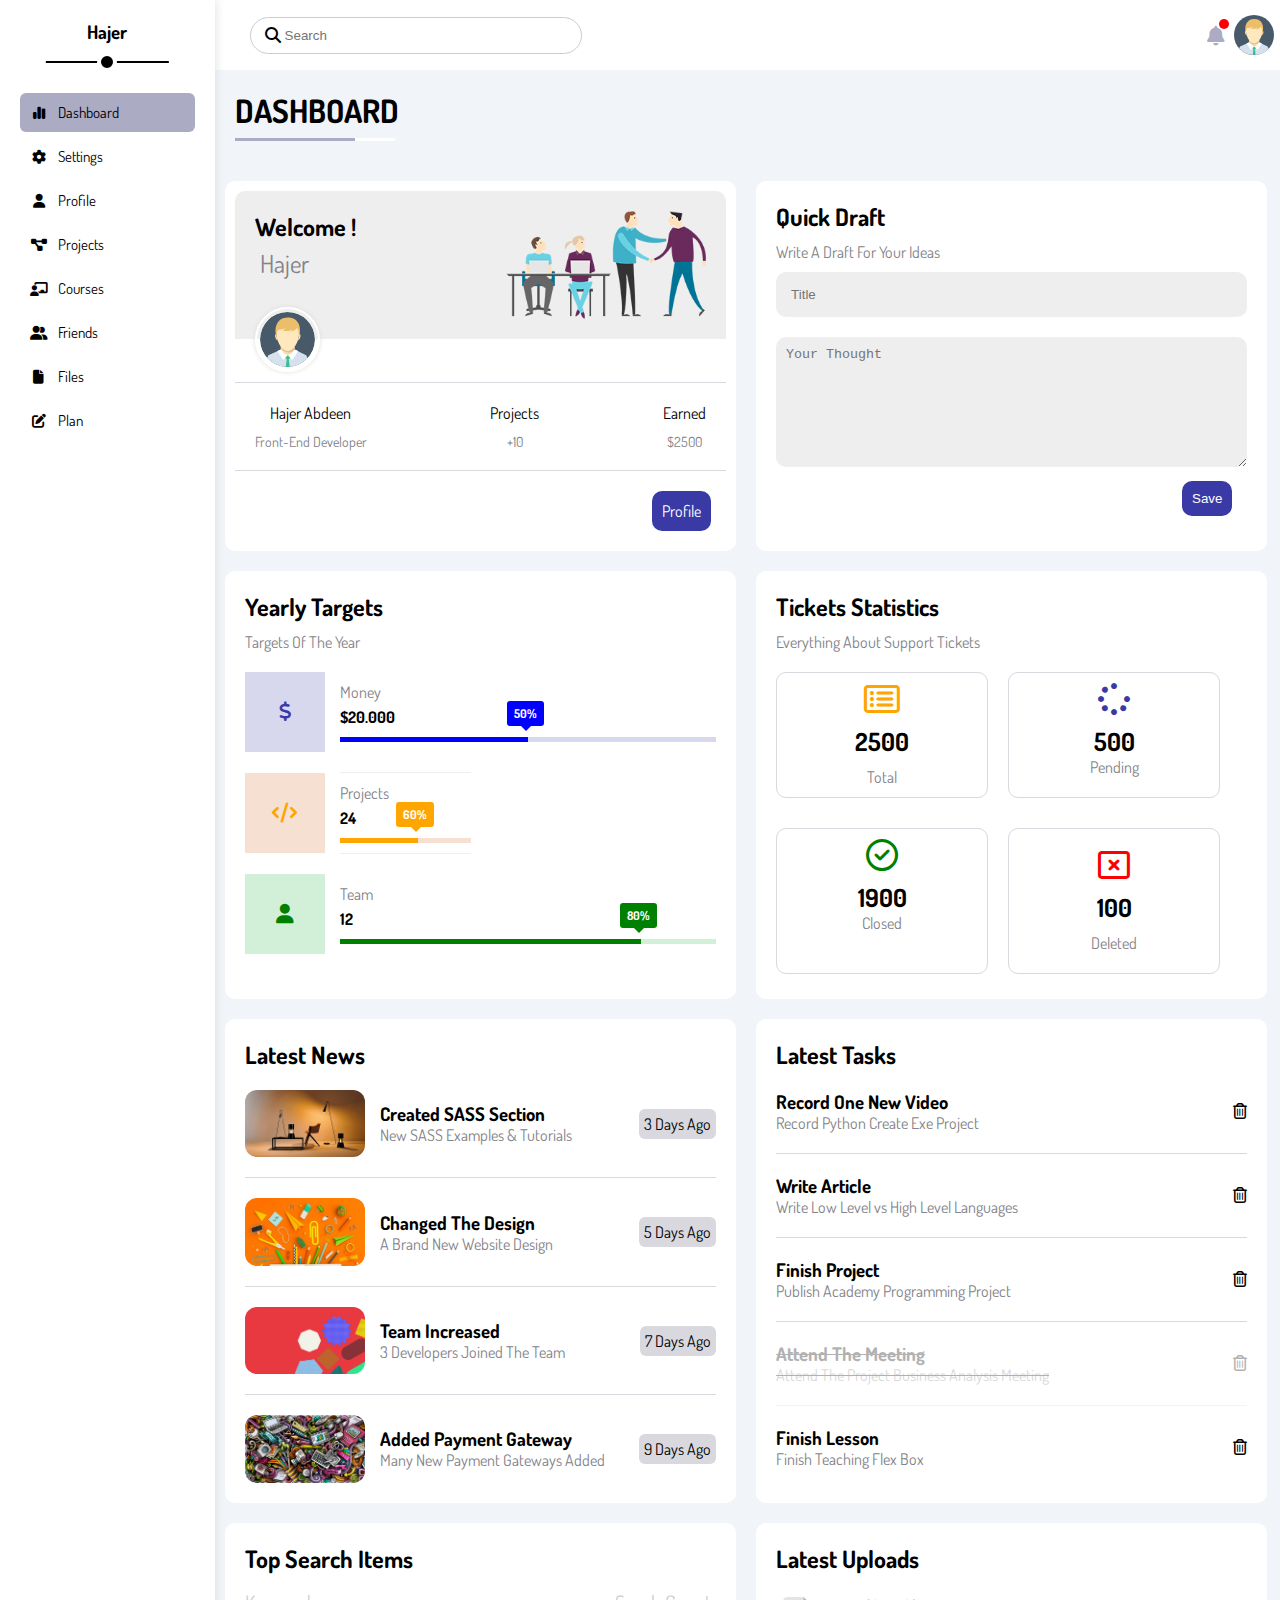
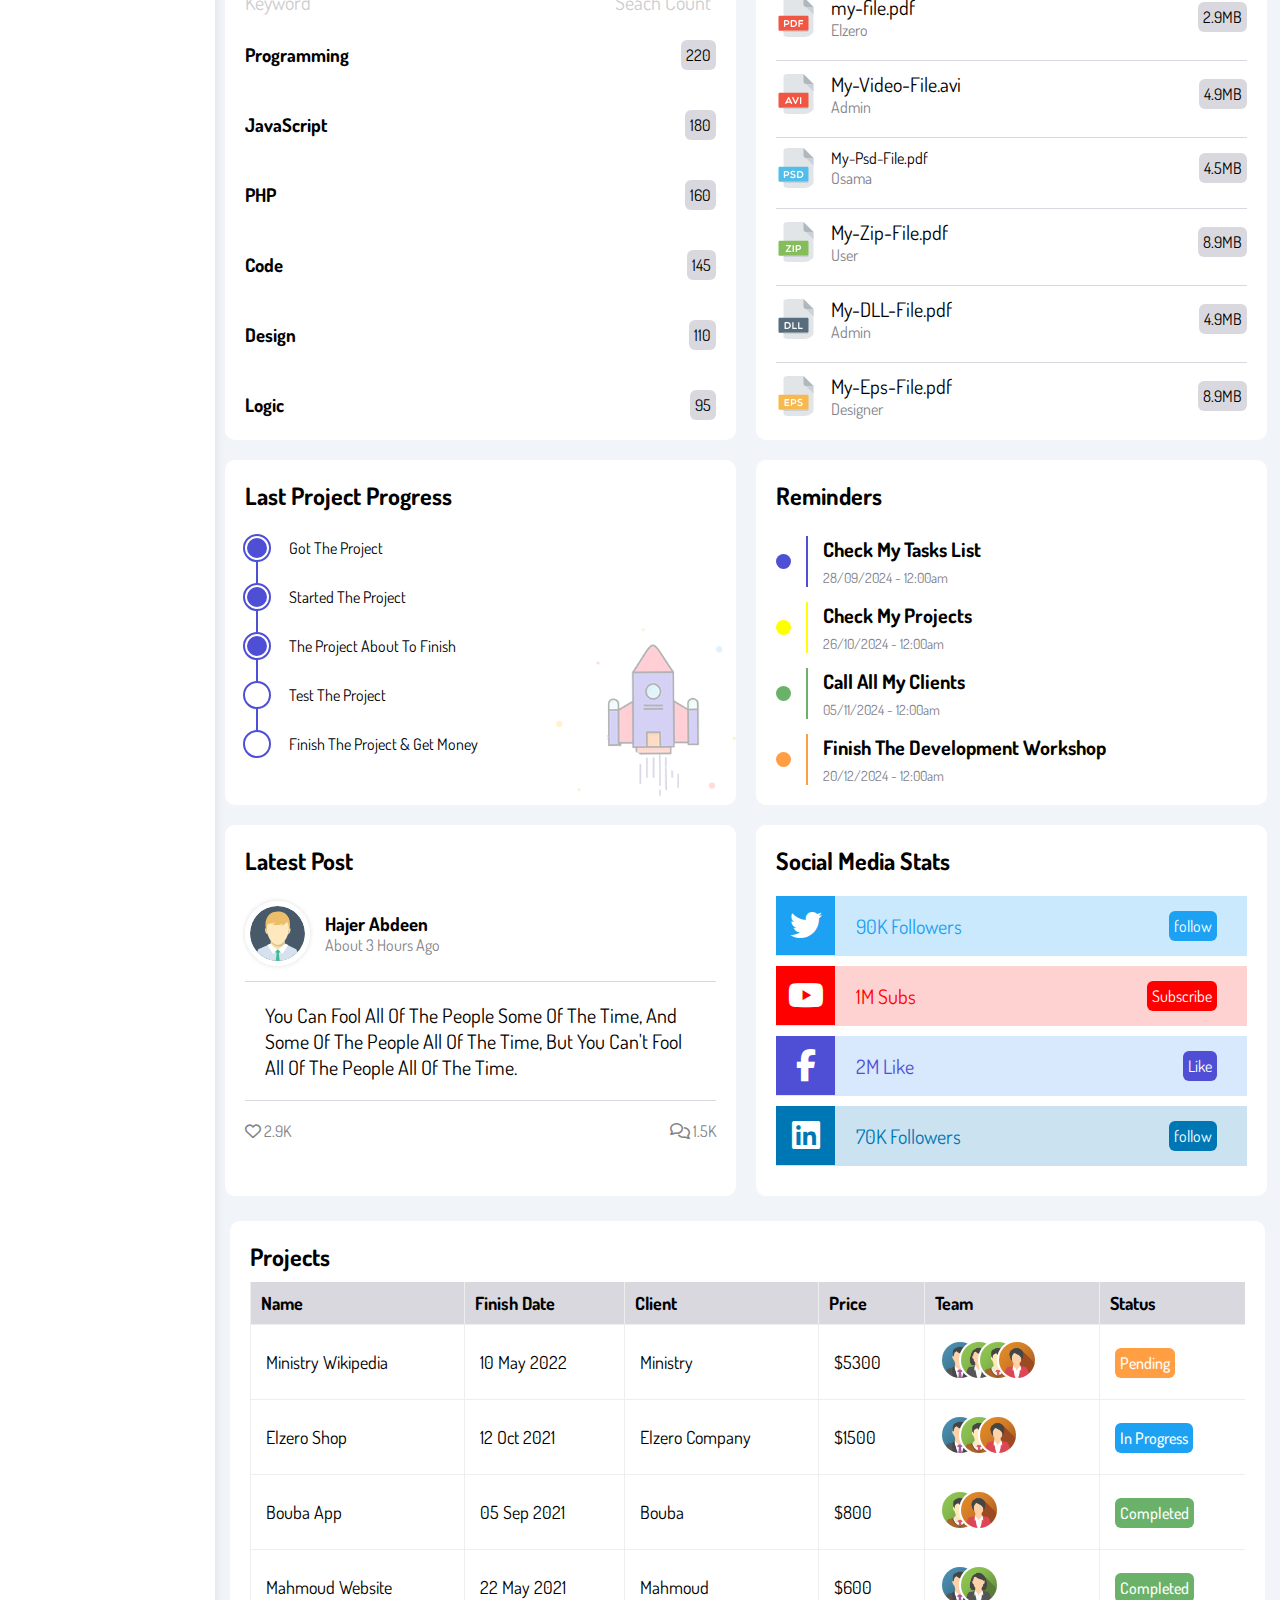
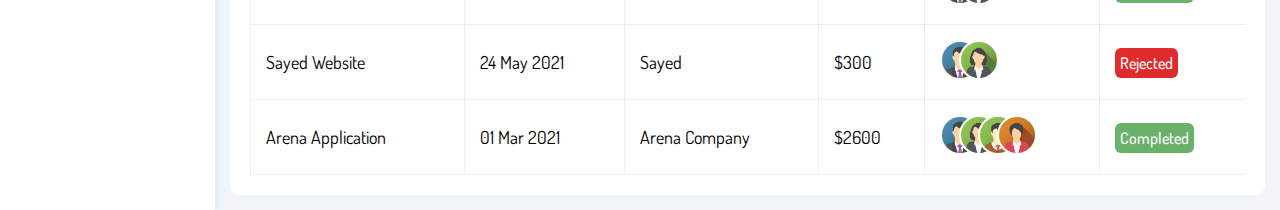
<file: index.html>
<!DOCTYPE html>
<html lang="en">
  <head>
    <meta charset="UTF-8" />
    <meta name="viewport" content="width=device-width, initial-scale=1.0" />
    <title>Dashboard</title>
    <link rel="stylesheet" href="css/all.min.css" />
    <link rel="stylesheet" href="css/framework.css" />
    <link rel="stylesheet" href="css/main.css" />
    <link rel="preconnect" href="https://fonts.googleapis.com" />
    <link rel="preconnect" href="https://fonts.gstatic.com" crossorigin />
    <link
      href="https://fonts.googleapis.com/css2?family=Dosis:wght@200..800&display=swap"
      rel="stylesheet"
    />
  </head>
  <body>
    <div class="page d-flex">
      <!-- start sidebar -->
      <div class="sidebar bg-white p-20 p-rel">
        <h3 class="p-rel txt-cen mt-0">Hajer</h3>
        <ul class="ul-sty">
          <li>
            <a
              class="active d-flex al-cen fs-14 p-10 rad-6 c-black"
              href="index.html"
            >
              <i class="fa-solid fa-chart-simple fa-fw"></i>
              <span class="hide-for-mob">Dashboard</span>
            </a>
          </li>
          <li>
            <a class="d-flex al-cen fs-14 p-10 rad-6 c-black" href="settings.html">
              <i class="fa-solid fa-gear fa-fw"></i>
              <span class="hide-for-mob">Settings</span>
            </a>
          </li>
          <li>
            <a class="d-flex al-cen fs-14 p-10 rad-6 c-black" href="Profile.html">
              <i class="fa-solid fa-user fa-fw"></i>
              <span class="hide-for-mob">Profile</span>
            </a>
          </li>
          <li>
            <a class="d-flex al-cen fs-14 p-10 rad-6 c-black" href="Projects.html">
              <i class="fa-solid fa-diagram-project fa-fw"></i>
              <span class="hide-for-mob">Projects</span>
            </a>
          </li>
          <li>
            <a class="d-flex al-cen fs-14 p-10 rad-6 c-black" href="Courses.html">
              <i class="fa-solid fa-chalkboard-user fa-fw"></i>
              <span class="hide-for-mob">Courses</span>
            </a>
          </li>
          <li>
            <a class="d-flex al-cen fs-14 p-10 rad-6 c-black" href="Friends.html">
              <i class="fa-solid fa-user-group fa-fw"></i>
              <span class="hide-for-mob">Friends</span>
            </a>
          </li>
          <li>
            <a class="d-flex al-cen fs-14 p-10 rad-6 c-black" href="Files.html">
              <i class="fa-solid fa-file fa-fw"></i>
              <span class="hide-for-mob">Files</span>
            </a>
          </li>
          <li>
            <a class="d-flex al-cen fs-14 p-10 rad-6 c-black" href="Plan.html">
              <i class="fa-solid fa-pen-to-square fa-fw"></i>
              <span class="hide-for-mob">Plan</span>
            </a>
          </li>
        </ul>
      </div>
      <!-- end sidebar -->
      <div class="content w-full ">
        <!-- start Header -->
        <div class="head bg-white p-15 fl-cen-bet">
          <div class="search p-rel">
            <input class="p-10" type="search" placeholder="Search" />
          </div>
          <div class="icons d-flex al-cen">
            <!-- <i class="fa-solid fa-magnifying-glass"></i> -->
            <span class="p-rel notification">
              <i class="fa-solid fa-bell fa-lg"></i>
            </span>
            <img src="images/avatar.svg" alt="avatar " />
          </div>
        </div>
        <!-- end Header -->
        <h1 class="p-rel">Dashboard</h1>
        <div class="wrapper d-flex">
          <!-- start welcome -->
          <div class="welcome bg-white rad-10 d-flex fdir-col p-10 m-10">
            <div class="intro p-20 d-flex  ">
              <div>
                <h2 class="m-0">Welcome !</h2>
                <p class="c-gray">Hajer</p>
              </div>
              <img src="images/welcome.png" alt="welcome image" />
            </div>
            <img src="images/avatar.svg" class="avatar" alt="avatar">
            <div class="body txt-cen d-flex fdir-r just-bet p-20 mt-10 mb-20">
              <div>Hajer Abdeen<span class="d-block mt-10 c-gray">Front-End Developer</span></div>
              <div>Projects<span class="d-block mt-10 c-gray">+10</span></div>
              <div>Earned<span class="d-block mt-10 c-gray">$2500</span></div>
            </div>
            <a href="Profile.html" class="visit btn d-block rad-10 p-10">
              Profile</a
            >
          </div>
          <!-- end welcome -->

          <!-- start Quick draft -->
           <div class="quick-draft p-20 bg-white rad-10 m-10">
            <h2 class="mt-0 mb-10">Quick Draft</h2>
            <p class="c-gray">Write A Draft For Your Ideas</p>
            <form>
              <input class="p-15 mb-20 mt-10 rad-10"type="text" placeholder="Title" />
              <textarea class="p-10 rad-10" placeholder="Your Thought"></textarea>
              <input class="btn d-block rad-10 p-10" type="submit" value="Save" />
            </form>
           </div>
           <!-- end Quick draft -->

           <!-- start target -->
            <div class="yearly-targets p-20 bg-white rad-10 m-10">
              <h2 class="mt-0 mb-10">Yearly Targets</h2>
              <p class=" mt-0 mb-20 c-gray">Targets Of The Year</p>

                <div class="target mb-20 d-flex al-cen money">
                  <div class="icon fl-cen">
                    <i class="fa-solid fa-dollar-sign fa-lg c-blue"></i>
                  </div>
                    <div class="details">
                    <span class="c-gray">Money</span>
                    <span class="d-block mt-5 mb-10 fw-bold">$20.000</span>
                      <div class="progress p-rel">
                        <span class="blue" style="width: 50%;">
                          <span class="blue fw-bold">50%</span>
                        </span>
                      </div>
                  </div>
                </div>
                <div class="target  mb-20 d-flex al-cen project ">
                  <div class="icon fl-cen">
                  <i class="fa-solid fa-code fa-lg c-orange "></i>
                </div>
                  <div class="details">
                  <span class="c-gray">Projects</span>
                  <span class="d-block mt-5 mb-10 fw-bold">24</span>
                  <div class="progress p-rel">
                    <span class="orange" style="width: 60%;">
                      <span class="orange fw-bold">60%</span>
                    </span>
                </div>
              </div>
            </div>
            <div class="target  mb-20 d-flex al-cen team">
              <div class="icon fl-cen">
              <i class="fa-solid fa-user fa-lg c-green"></i>
            </div>
              <div class="details">
              <span class="c-gray">Team</span>
              <span class="d-block mt-5 mb-10 fw-bold">12</span>
              <div class="progress p-rel">
                <span class="green" style="width:80%">
                  <span class="green fw-bold">80%</span>
                </span>
            </div>
          </div>
          </div>
        </div>
        <!-- end target -->

        <!-- start tickets -->
         <div class="tickets p-20  bg-white rad-10 m-10  ">
          <h2 class="mt-0 mb-10">Tickets Statistics</h2>
          <p class="mt-10 mb-20 c-gray">Everything About Support Tickets</p>
         <div class="txt-cen d-flex gap-20 f-wrap mb-5">
          <div class="box p-10 rad-10 c-grey  mb-10">
            <i class="fa-regular fa-rectangle-list fa-2x mb-10 c-orange"></i>
            <span class="d-block fw-bold fs-25 mb-10">2500</span>
            <span class="c-gray">Total</span>
          </div>
          <div class="box p-10 rad-10 c-grey  mb-10">
            <i class="fa-solid fa-spinner fa-2x mb-10 c-blue"></i>
            <span class="d-block fw-bold fs-25 ">500</span>
            <span class="c-gray">Pending</span>
          </div>
          <div class="box p-10 rad-10 c-grey ">
            <i class="fa-regular fa-circle-check fa-2x mb-10 c-green"></i>
            <span class="d-block fw-bold fs-25 ">1900</span>
            <span class="c-gray">Closed</span>
          </div>
          <div class="box p-20 rad-10 c-grey">
            <i class="fa-regular fa-rectangle-xmark fa-2x mb-10 c-red"></i>
            <span class="d-block fw-bold fs-25 mb-10">100</span>
            <span class="c-gray">Deleted</span>
          </div>
         </div>
        </div>
         <!-- end tickets -->

         <!-- start latest news -->
          <div class="latest-news p-20  bg-white rad-10 m-10">
          <h2 class="mt-0 mb-20">Latest News</h2>
          <div class="new-row d-flex al-cen">
            <img src="images/news-01.png" alt="news image">
            <div class="info">
            <h3>Created SASS Section</h3>
            <p class="m-0 c-gray">New SASS Examples & Tutorials</p>
          </div>
            <span class=" label bg-gray p-5 rad-6">3 Days Ago</span>
          </div>
          <div class="new-row d-flex al-cen">
            <img src="images/news-02.png" alt="news image">
            <div class="info">
            <h3>Changed The Design</h3>
            <p class="m-0 c-gray">A Brand New Website Design</p>
          </div>
          <span class="label bg-gray p-5 rad-6">5 Days Ago</span>
          </div>
          <div class="new-row d-flex al-cen">
            <img src="images/news-03.png" alt="news image">
            <div class="info">
            <h3>Team Increased</h3>
            <p class="m-0 c-gray">3 Developers Joined The Team</p>
          </div>
            <span class="label bg-gray p-5 rad-6">7 Days Ago</span>
          </div>
          <div class="new-row d-flex al-cen">
            <img src="images/news-04.png" alt="news image">
            <div class="info">
            <h3>Added Payment Gateway</h3>
            <p class="m-0 c-gray">Many New Payment Gateways Added</p>
          </div>
            <span class="label bg-gray p-5 rad-6">9 Days Ago</span>
          </div>
          </div>
          <!-- end latest news -->
          <!--Latest Tasks start  -->
          <div class="latest-tasks p-20  bg-white rad-10 m-10">
          <h2 class="mt-0 mb-20">Latest Tasks</h2>
          <div class="task-row d-flex al-cen">
            <div class="info">
            <h3>Record One New Video</h3>
            <p class="m-0 c-gray">Record Python Create Exe Project</p>
          </div>
            <span ><i class="fa-regular fa-trash-can delete"></i></span>
          </div>
          <div class="task-row d-flex al-cen">
            <div class="info">
            <h3>Write Article</h3>
            <p class="m-0 c-gray">Write Low Level vs High Level Languages</p>
          </div>
            <span ><i class="fa-regular fa-trash-can delete"></i></span>
          </div>
          <div class="task-row d-flex al-cen">
            <div class="info">
            <h3>Finish Project</h3>
            <p class="m-0 c-gray">Publish Academy Programming Project</p>
          </div>
            <span ><i class="fa-regular fa-trash-can delete"></i></span>
          </div>
          <div class="task-row d-flex al-cen done">
            <div class="info">
            <h3>Attend The Meeting</h3>
            <p class="m-0 c-gray">Attend The Project Business Analysis Meeting</p>
          </div>
            <span ><i class="fa-regular fa-trash-can delete"></i></span>
          </div>
          <div class="task-row d-flex al-cen">
            <div class="info">
            <h3>Finish Lesson</h3>
            <p class="m-0 c-gray">Finish Teaching Flex Box</p>
          </div>
            <span ><i class="fa-regular fa-trash-can delete"></i></span>
          </div>
          </div>
          <!-- end latest tasks -->
          <!-- start top search -->
           <div class="top-search p-20  bg-white rad-10 m-10">
            <h2 class="mb-10">Top Search Items</h2>
            <div class="search-row d-flex al-cen">
              <p class="m-0 c-gray fs-20">Keyword</p>
              <span class=" c-gray p-5 fs-20 ">Seach Count</span>
            </div>
            <div class="search-row d-flex al-cen">
              <h3 class="m-0 ">Programming</h3>
              <span class=" bg-gray p-5 rad-6">220</span>
            </div>
            <div class="search-row d-flex al-cen">
              <h3 class="m-0 ">JavaScript</h3>
              <span class=" bg-gray p-5 rad-6">180</span>
            </div>
            <div class="search-row d-flex al-cen">
              <h3 class="m-0">PHP</h3>
              <span class=" bg-gray p-5 rad-6">160</span>
            </div>
            <div class="search-row d-flex al-cen">
              <h3 class="m-0">Code</h3>
              <span class=" bg-gray p-5 rad-6">145</span>
            </div>
            <div class="search-row d-flex al-cen">
              <h3 class="m-0">Design</h3>
              <span class=" bg-gray p-5 rad-6">110</span>
            </div>
            <div class="search-row d-flex al-cen">
              <h3 class="m-0">Logic</h3>
              <span class=" bg-gray p-5 rad-6">95</span>
            </di>
           </div>
           <!-- end top search -->
        </div>

        <!-- latest Uploads start -->
        <div class="latest-uploads p-20  bg-white rad-10 m-10">
          <h2 class="mt-0 mb-20">Latest Uploads</h2>
          
          <div class="upload-row d-flex al-cen">
            <img src="images/pdf.svg" alt="Uploads image">
            <div class="info">
            <p class="fs-20">my-file.pdf</p>
            <p class="m-0 c-gray">Elzero</p>
          </div>
            <span class=" label bg-gray p-5 rad-6">2.9MB</span>
          </div>

          <div class="upload-row d-flex al-cen">
            <img src="images/avi.svg" alt="Uploads image">
            <div class="info">
            <p class="fs-20">My-Video-File.avi</p>
            <p class="m-0 c-gray">Admin</p>
          </div>
          <span class="label bg-gray p-5 rad-6">4.9MB</span>
          </div>

          <div class="upload-row d-flex al-cen">
            <img src="images/psd.svg" alt="Uploads image">
            <div class="info">
            <p>My-Psd-File.pdf</p>
            <p class="m-0 c-gray">Osama</p>
          </div>
            <span class="label bg-gray p-5 rad-6">4.5MB</span>
          </div>
          <div class="upload-row d-flex al-cen">
            <img src="images/zip.svg" alt="Uploads image">
            <div class="info">
            <p class="fs-20">My-Zip-File.pdf</p>
            <p class="m-0 c-gray">User</p>
          </div>
            <span class="label bg-gray p-5 rad-6">8.9MB</span>
          </div>

          <div class="upload-row d-flex al-cen">
            <img src="images/dll.svg" alt="Uploads image">
            <div class="info">
            <p class="fs-20">My-DLL-File.pdf</h3>
            <p class="m-0 c-gray">Admin</p>
          </div>
            <span class="label bg-gray p-5 rad-6">4.9MB</span>
          </div>

          <div class="upload-row d-flex al-cen">
            <img src="images/eps.svg" alt="Uploads image">
            <div class="info">
            <p class="fs-20">My-Eps-File.pdf</p>
            <p class="m-0 c-gray">Designer</p>
          </div>
            <span class="label bg-gray p-5 rad-6">8.9MB</span>
          </div>

          </div>
         <!-- end latest Uploads -->

         <!-- Last Project start -->
          <div class="Last-project p-20  bg-white rad-10 m-10 p-rel ">
            <h2 class="mt-0 mb-20">Last Project Progress</h2>
          <ul class="m-0 p-rel">
            <li class="mt-25 d-flex al-cen done ">Got The Project</li>
            <li class="mt-25 d-flex al-cen done">Started The Project</li>
            <li class="mt-25 d-flex al-cen done ">The Project About To Finish</li>
            <li class="mt-25 d-flex al-cen current ">Test The Project</li>
            <li class="mt-25 d-flex al-cen">Finish The Project & Get Money</li>
          </ul>
          <img class="project-img " src="images/project.png" alt="project image">
          </div>
          <!-- end Last Project -->
          <!-- Start Reminders -->
           <div class="reminders p-20  bg-white rad-10 m-10">
            <h2 class="mt-0 mb-25">Reminders</h2>
            <ul class="m-0" >
            <li class="d-flex al-cen mt-15">
              <span class="key bg-blue mr-15 d-block rad-half"></span>
              <div class="blue pl-15">
                <p class="fs-20 fw-bold mt-0 mb-5">Check My Tasks List</p>
                <span class="fs-14 c-gray ">28/09/2024 - 12:00am</span>
              </div>
            </li>

            <li class="d-flex al-cen mt-15">
              <span class="key bg-yellow mr-15 d-block rad-half"></span>
              <div class="yellow pl-15">
                <p class="fs-20 fw-bold mt-0 mb-5">Check My Projects</p>
                <span class="fs-14 c-gray ">26/10/2024 - 12:00am</span>
              </div>
            </li>

            <li class="d-flex al-cen mt-15">
              <span class="key bg-green mr-15 d-block rad-half"></span>
              <div class="green pl-15">
                <p class="fs-20 fw-bold mt-0 mb-5">Call All My Clients</p>
                <span class="fs-14 c-gray ">05/11/2024 - 12:00am</span>
              </div>
            </li>

            <li class="d-flex al-cen mt-15">
              <span class="key bg-orange mr-15 d-block rad-half"></span>
              <div class="orange pl-15">
                <p class="fs-20 fw-bold mt-0 mb-5">Finish The Development Workshop</p>
                <span class="fs-14 c-gray ">20/12/2024 - 12:00am</span>
              </div>
            </li>
            </ul>
           </div>
           <!-- end Reminders -->

          <!-- Latest Post start -->
           <div class="latest-post p-20  bg-white rad-10 m-10">
            <h2 class="mt-0 mb-25">Latest Post</h2>
            <div class="post-row d-flex al-cen">
              <img src="images/avatar.svg" alt="avatar image">
              <div class="info">
              <h3>Hajer Abdeen</h3>
              <p class="m-0 c-gray">About 3 Hours Ago</p>
            </div>
            </div>
            <div class="post fs-20 mt-15 p-20">
              <p>You Can Fool All Of The People Some Of The Time, And Some Of The People All Of The Time, But You Can't Fool All Of The People All Of The Time.</p>
            </div>
            <div class="status mt-20 fl-cen-bet">
              <div class="c-gray">
                <i class="fa-regular fa-heart"></i>
                <span>2.9K</span>
              </div>
              <div class="c-gray">
                <i class="fa-regular fa-comments"></i>
                <span>1.5K</span>
              </div>
            </div>
           </div>
           <!-- end Latest Post -->

           <!-- Social Media Stats start -->
            <div class="social-media-stats p-20  bg-white rad-10 m-10 p-rel">
              <h2 class="mt-0 mb-20">Social Media Stats</h2>

              <div class="social-row p-15 twt fl-cen-bet mb-10 p-rel">
                <i class="fa-brands fa-twitter fa-2x c-white  fl-cen"></i>
                <p class="fs-20">90K Followers</p>
                <a  href="#" class="mr-15 btn  p-5 rad-6 ">follow</a>
              </div>

              <div class="social-row  p-15 youtube fl-cen-bet mb-10 p-rel">
                <i class="fa-brands fa-youtube fa-2x c-white  fl-cen"></i>
                <p class="fs-20">1M Subs</p>
                <a  href="#" class=" mr-15 btn  p-5 rad-6 ">Subscribe</a>
              </div>

              <div class="social-row p-15 facebook fl-cen-bet mb-10 p-rel">
                <i class="fa-brands fa-facebook-f fa-2x c-white  fl-cen"></i>
                <p class="fs-20">2M Like</p>
                <a  href="#" class=" mr-15 btn   p-5 rad-6">Like</a>
              </div>

              <div class="social-row p-15 Lin fl-cen-bet mb-10 p-rel">
                <i class="fa-brands fa-linkedin fa-2x c-white  fl-cen"></i>
                <p class="fs-20">70K Followers</p>
                <a  href="#" class=" mr-15 btn  p-5 rad-6">follow</a>
              </div>


            </div>
            <!-- end Social Media Stats -->
        </div>
        <!-- projects table start -->
         <div class="projects-table p-20 bg-white rad-10 m-15">
          <h2 class="mt-0 mb-10">Projects</h2>
          <div class="table">
            <table class="fs-18 w-full">
              <thead>
                <tr>
                  <td class="fw-bold bg-gray p-10">Name</td>
                  <td class="fw-bold bg-gray p-10">Finish Date</td>
                  <td class="fw-bold bg-gray p-10">Client</td>
                  <td class="fw-bold bg-gray p-10">Price</td>
                  <td class="fw-bold bg-gray p-10">Team</td>
                  <td class="fw-bold bg-gray p-10">Status</td>
                </tr>
              </thead>

              <tbody>
                <tr>
                  <td class="p-15 pl-15">Ministry Wikipedia</td>
                  <td class="p-15 pl-15">10 May 2022</td>
                  <td class="p-15 pl-15">Ministry</td>
                  <td class="p-15 pl-15">$5300</td>
                  <td class=" teams p-15 pl-15">
                    <img src="images/team-01.png" alt=" avatar photo">
                    <img src="images/team-02.png" alt=" avatar photo">
                    <img src="images/team-03.png" alt=" avatar photo">
                    <img src="images/team-04.png" alt=" avatar photo">
                  </td>
                  <td class="p-15 pl-15"> <span class="label bg-orange c-white p-5 rad-6">Pending</span></td>
                </tr>

                <tr >
                  <td class="p-15 pl-15">Elzero Shop</td>
                  <td class="p-15 pl-15">	12 Oct 2021</td>
                  <td class="p-15 pl-15">Elzero Company</td>
                  <td class="p-15 pl-15">	$1500</td>
                  <td class=" teams p-15 pl-15">
                    <img src="images/team-01.png" alt=" avatar photo">
                    <img src="images/team-03.png" alt=" avatar photo">
                    <img src="images/team-04.png" alt=" avatar photo">
                  </td>
                  <td class="p-15 pl-15"> <span class="label bg-lblue c-white p-5 rad-6">In Progress</span></td>
                </tr>

                <tr >
                  <td class="p-15 pl-15">Bouba App</td>
                  <td class="p-15 pl-15">05 Sep 2021</td>
                  <td class="p-15 pl-15">Bouba</td>
                  <td class="p-15 pl-15">$800</td>
                  <td class=" teams p-15 pl-15">
                    <img src="images/team-03.png" alt=" avatar photo">
                    <img src="images/team-04.png" alt=" avatar photo">
                  </td>
                  <td class="p-15 pl-15"> <span class="label bg-green c-white p-5 rad-6">Completed</span></td>
                </tr>

                <tr >
                  <td class="p-15 pl-15">Mahmoud Website</td>
                  <td class="p-15 pl-15">22 May 2021</td>
                  <td class="p-15 pl-15">Mahmoud</td>
                  <td class="p-15 pl-15">$600</td>
                  <td class=" teams p-15 pl-15">
                    <img src="images/team-01.png" alt=" avatar photo">
                    <img src="images/team-02.png" alt=" avatar photo">
                  </td>
                  <td class="p-15 pl-15"> <span class="label  bg-green c-white p-5 rad-6">Completed</span></td>
                </tr>

                <tr >
                  <td class="p-15 pl-15">Sayed Website</td>
                  <td class="p-15 pl-15">24 May 2021</td>
                  <td class="p-15 pl-15">Sayed</td>
                  <td class="p-15 pl-15">$300</td>
                  <td class=" teams p-15 pl-15">
                    <img src="images/team-01.png" alt=" avatar photo">
                    <img src="images/team-02.png" alt=" avatar photo">
                  </td>
                  <td class="p-15 pl-15"> <span class="label bg-red c-white p-5 rad-6">Rejected</span></td>
                </tr>

                <tr >
                  <td class="p-15 pl-15">Arena Application</td>
                  <td class="p-15 pl-15">01 Mar 2021</td>
                  <td class="p-15 pl-15">Arena Company</td>
                  <td class="p-15 pl-15">$2600</td>
                  <td class=" teams p-15 pl-15">
                    <img src="images/team-01.png" alt=" avatar photo">
                    <img src="images/team-02.png" alt=" avatar photo">
                    <img src="images/team-03.png" alt=" avatar photo">
                    <img src="images/team-04.png" alt=" avatar photo">
                  </td>
                  <td class="p-15 pl-15"> <span class="label bg-green c-white p-5 rad-6">Completed</span></td>
                </tr>

              </tbody>

            </table>
          </div>
         </div>
         <!-- projects table end  -->
      </div>
    </div>   
  </body>
</html>
</file>
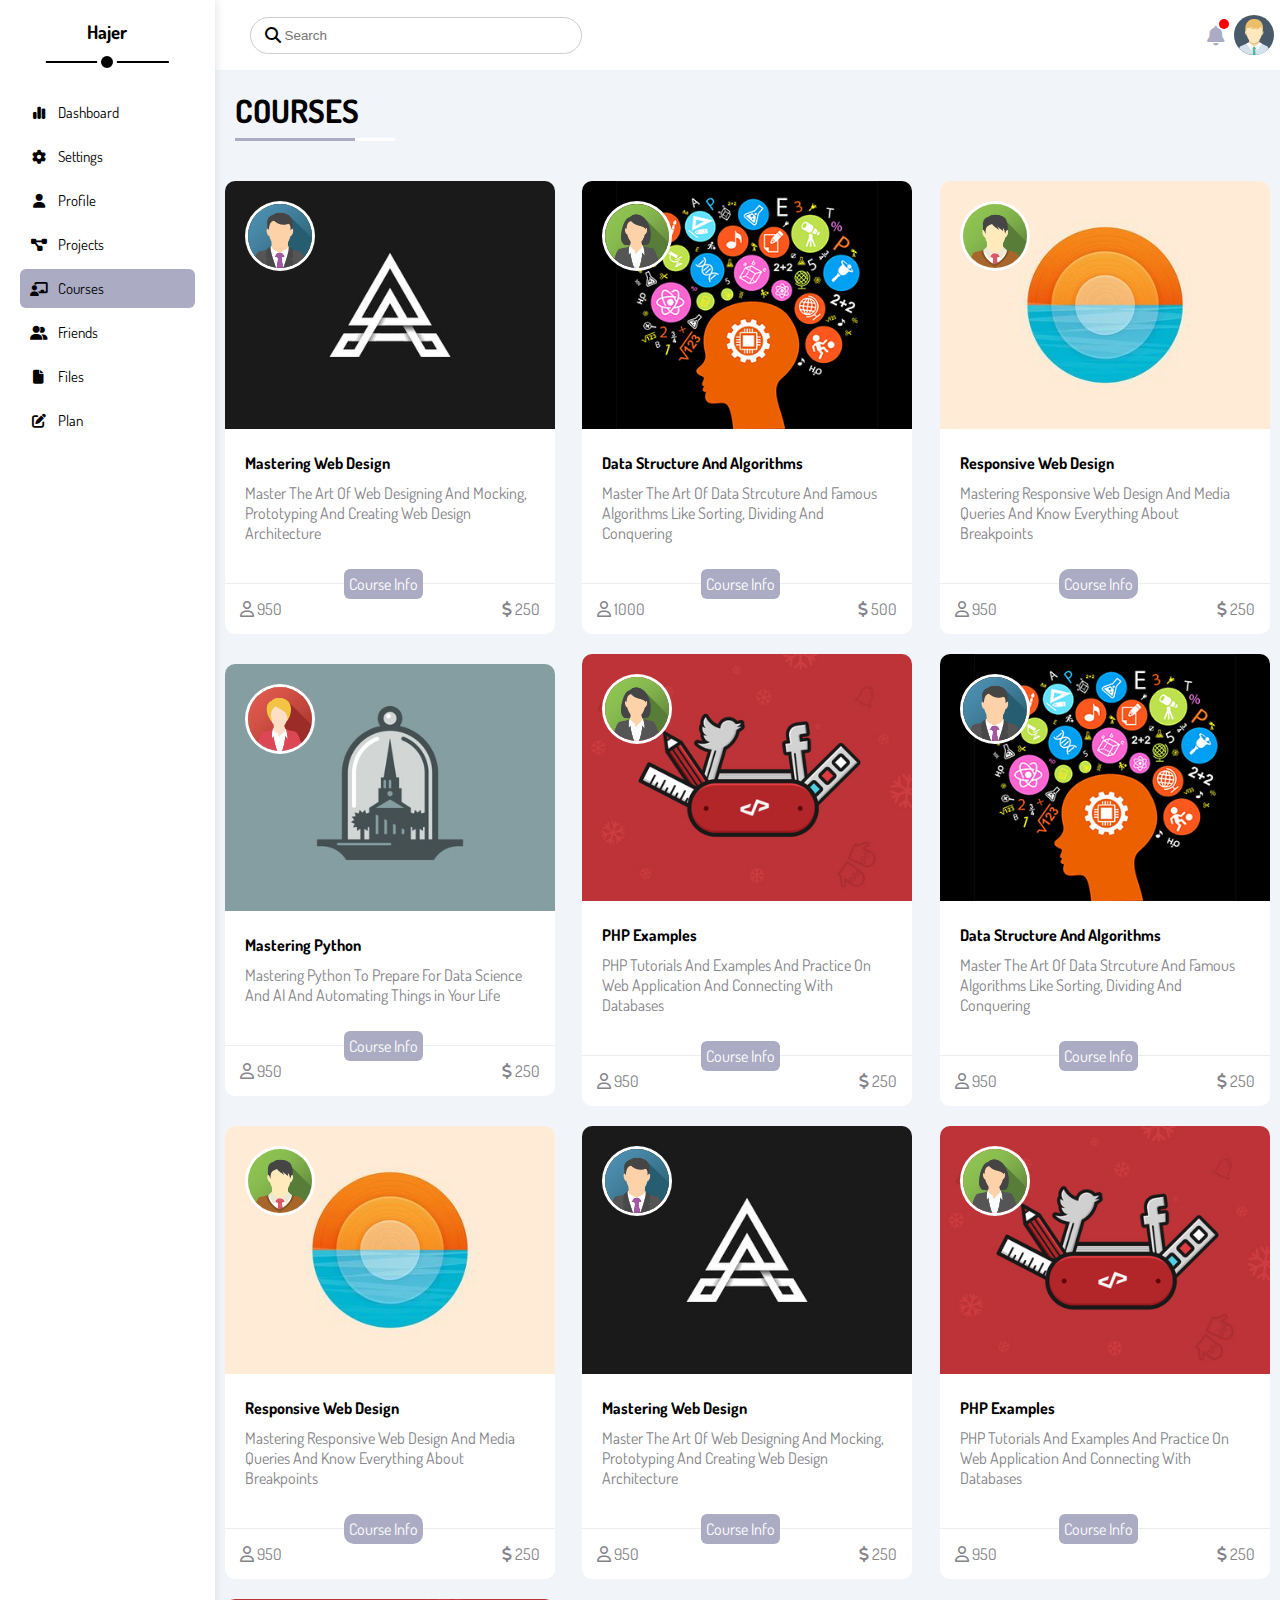
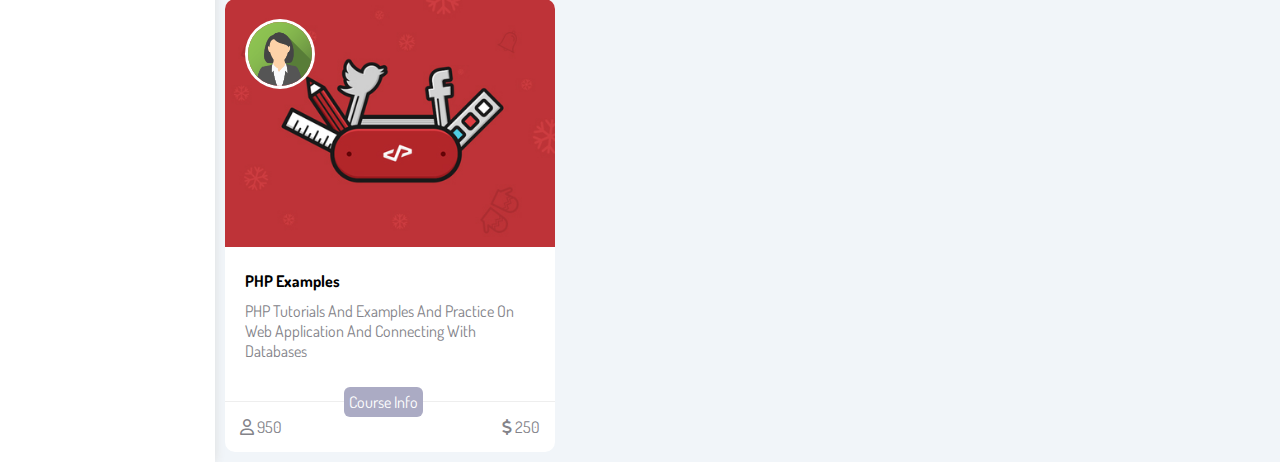
<file: Courses.html>
<!DOCTYPE html>
<html lang="en">
  <head>
    <meta charset="UTF-8" />
    <meta name="viewport" content="width=device-width, initial-scale=1.0" />
    <title>Courses</title>
    <link rel="stylesheet" href="css/all.min.css" />
    <link rel="stylesheet" href="css/framework.css" />
    <link rel="stylesheet" href="css/main.css" />
    <link rel="preconnect" href="https://fonts.googleapis.com" />
    <link rel="preconnect" href="https://fonts.gstatic.com" crossorigin />
    <link
      href="https://fonts.googleapis.com/css2?family=Dosis:wght@200..800&display=swap"
      rel="stylesheet"
    />
  </head>
  <body>
    <div class="page d-flex">
      <!-- start sidebar -->
      <div class="sidebar bg-white p-20 p-rel">
        <h3 class="p-rel txt-cen mt-0">Hajer</h3>
        <ul class="ul-sty">
          <li>
            <a class="d-flex al-cen fs-14 p-10 rad-6 c-black" href="index.html">
              <i class="fa-solid fa-chart-simple fa-fw"></i>
              <span class="hide-for-mob">Dashboard</span>
            </a>
          </li>
          <li>
            <a
              class="d-flex al-cen fs-14 p-10 rad-6 c-black"
              href="settings.html"
            >
              <i class="fa-solid fa-gear fa-fw"></i>
              <span class="hide-for-mob">Settings</span>
            </a>
          </li>
          <li>
            <a
              class="d-flex al-cen fs-14 p-10 rad-6 c-black"
              href="Profile.html"
            >
              <i class="fa-solid fa-user fa-fw"></i>
              <span class="hide-for-mob">Profile</span>
            </a>
          </li>
          <li>
            <a
              class="d-flex al-cen fs-14 p-10 rad-6 c-black"
              href="Projects.html"
            >
              <i class="fa-solid fa-diagram-project fa-fw"></i>
              <span class="hide-for-mob">Projects</span>
            </a>
          </li>
          <li>
            <a
              class="active d-flex al-cen fs-14 p-10 rad-6 c-black"
              href="Courses.html"
            >
              <i class="fa-solid fa-chalkboard-user fa-fw"></i>
              <span class="hide-for-mob">Courses</span>
            </a>
          </li>
          <li>
            <a
              class="d-flex al-cen fs-14 p-10 rad-6 c-black"
              href="Friends.html"
            >
              <i class="fa-solid fa-user-group fa-fw"></i>
              <span class="hide-for-mob">Friends</span>
            </a>
          </li>
          <li>
            <a class="d-flex al-cen fs-14 p-10 rad-6 c-black" href="Files.html">
              <i class="fa-solid fa-file fa-fw"></i>
              <span class="hide-for-mob">Files</span>
            </a>
          </li>
          <li>
            <a class="d-flex al-cen fs-14 p-10 rad-6 c-black" href="Plan.html">
              <i class="fa-solid fa-pen-to-square fa-fw"></i>
              <span class="hide-for-mob">Plan</span>
            </a>
          </li>
        </ul>
      </div>
      <div class="content w-full">
        <!-- start Header -->
        <div class="head bg-white p-15 fl-cen-bet">
          <div class="search p-rel">
            <input class="p-10" type="search" placeholder="Search" />
          </div>
          <div class="icons d-flex al-cen">
            <!-- <i class="fa-solid fa-magnifying-glass"></i> -->
            <span class="p-rel notification">
              <i class="fa-solid fa-bell fa-lg"></i>
            </span>
            <img src="images/avatar.svg" alt="avatar " />
          </div>
        </div>
        <!-- end Header -->
        <h1 class="p-rel">Courses</h1>
        <div class="wrapper fl-cen-bet">
          <div class="course bg-white rad-10 p-rel m-10">
            <img class="cover" src="images/course-01.jpg" alt="course photo" />
            <img class="avatar" src="images/team-01.png" alt="avatar photo" />
            <div class="p-20">
              <h4>Mastering Web Design</h4>
              <p class="describtion c-gray mt-10 mb-20">
                Master The Art Of Web Designing And Mocking, Prototyping And
                Creating Web Design Architecture
              </p>
            </div>
            <div class="info p-15 p-rel fl-cen-bet">
              <span class="title c-white bg-basic rad-6 p-5">Course Info</span>
              <span class="c-gray">
                <i class="fa-regular fa-user"></i>
                950
              </span>
              <span class="c-gray">
                <i class="fa-solid fa-dollar-sign"></i>
                250
              </span>
            </div>
          </div>
          <div class="course bg-white rad-10 p-rel m-10">
            <img class="cover" src="images/course-02.jpg" alt="course photo" />
            <img class="avatar" src="images/team-02.png" alt="avatar photo" />
            <div class="p-20">
              <h4>Data Structure And Algorithms</h4>
              <p class="describtion c-gray mt-10 mb-20">
                Master The Art Of Data Strcuture And Famous Algorithms Like
                Sorting, Dividing And Conquering
              </p>
            </div>
            <div class="info p-15 p-rel fl-cen-bet">
              <span class="title c-white bg-basic rad-6 p-5">Course Info</span>
              <span class="c-gray">
                <i class="fa-regular fa-user"></i>
                1000
              </span>
              <span class="c-gray">
                <i class="fa-solid fa-dollar-sign"></i>
                500
              </span>
            </div>
          </div>
          <div class="course bg-white rad-10 p-rel m-10">
            <img class="cover" src="images/course-03.jpg" alt="course photo" />
            <img class="avatar" src="images/team-03.png" alt="avatar photo" />
            <div class="p-20">
              <h4>Responsive Web Design</h4>
              <p class="describtion c-gray mt-10 mb-20">
                Mastering Responsive Web Design And Media Queries And Know
                Everything About Breakpoints
              </p>
            </div>
            <div class="info p-15 p-rel fl-cen-bet">
              <span class="title c-white bg-basic rad-10 p-5">Course Info</span>
              <span class="c-gray">
                <i class="fa-regular fa-user"></i>
                950
              </span>
              <span class="c-gray">
                <i class="fa-solid fa-dollar-sign"></i>
                250
              </span>
            </div>
          </div>

          <div class="course bg-white rad-10 p-rel m-10">
            <img class="cover" src="images/course-04.jpg" alt="course photo" />
            <img class="avatar" src="images/team-05.png" alt="avatar photo" />
            <div class="p-20">
              <h4>Mastering Python</h4>
              <p class="describtion c-gray mt-10 mb-20">
                Mastering Python To Prepare For Data Science And AI And
                Automating Things in Your Life
              </p>
            </div>
            <div class="info p-15 p-rel fl-cen-bet">
              <span class="title c-white bg-basic rad-6 p-5">Course Info</span>
              <span class="c-gray">
                <i class="fa-regular fa-user"></i>
                950
              </span>
              <span class="c-gray">
                <i class="fa-solid fa-dollar-sign"></i>
                250
              </span>
            </div>
          </div>

          <div class="course bg-white rad-10 p-rel m-10">
            <img class="cover" src="images/course-05.jpg" alt="course photo" />
            <img class="avatar" src="images/team-02.png" alt="avatar photo" />
            <div class="p-20">
              <h4>PHP Examples</h4>
              <p class="describtion c-gray mt-10 mb-20">
                PHP Tutorials And Examples And Practice On Web Application And
                Connecting With Databases
              </p>
            </div>
            <div class="info p-15 p-rel fl-cen-bet">
              <span class="title c-white bg-basic rad-6 p-5">Course Info</span>
              <span class="c-gray">
                <i class="fa-regular fa-user"></i>
                950
              </span>
              <span class="c-gray">
                <i class="fa-solid fa-dollar-sign"></i>
                250
              </span>
            </div>
          </div>

          <div class="course bg-white rad-10 p-rel m-10">
            <img class="cover" src="images/course-02.jpg" alt="course photo" />
            <img class="avatar" src="images/team-01.png" alt="avatar photo" />
            <div class="p-20">
              <h4>Data Structure And Algorithms</h4>
              <p class="describtion c-gray mt-10 mb-20">
                Master The Art Of Data Strcuture And Famous Algorithms Like
                Sorting, Dividing And Conquering
              </p>
            </div>
            <div class="info p-15 p-rel fl-cen-bet">
              <span class="title c-white bg-basic rad-6 p-5">Course Info</span>
              <span class="c-gray">
                <i class="fa-regular fa-user"></i>
                950
              </span>
              <span class="c-gray">
                <i class="fa-solid fa-dollar-sign"></i>
                250
              </span>
            </div>
          </div>

          <div class="course bg-white rad-10 p-rel m-10">
            <img class="cover" src="images/course-03.jpg" alt="course photo" />
            <img class="avatar" src="images/team-03.png" alt="avatar photo" />
            <div class="p-20">
              <h4>Responsive Web Design</h4>
              <p class="describtion c-gray mt-10 mb-20">
                Mastering Responsive Web Design And Media Queries And Know
                Everything About Breakpoints
              </p>
            </div>
            <div class="info p-15 p-rel fl-cen-bet">
              <span class="title c-white bg-basic rad-10 p-5">Course Info</span>
              <span class="c-gray">
                <i class="fa-regular fa-user"></i>
                950
              </span>
              <span class="c-gray">
                <i class="fa-solid fa-dollar-sign"></i>
                250
              </span>
            </div>
          </div>

          <div class="course bg-white rad-10 p-rel m-10">
            <img class="cover" src="images/course-01.jpg" alt="course photo" />
            <img class="avatar" src="images/team-01.png" alt="avatar photo" />
            <div class="p-20">
              <h4>Mastering Web Design</h4>
              <p class="describtion c-gray mt-10 mb-20">
                Master The Art Of Web Designing And Mocking, Prototyping And
                Creating Web Design Architecture
              </p>
            </div>
            <div class="info p-15 p-rel fl-cen-bet">
              <span class="title c-white bg-basic rad-6 p-5">Course Info</span>
              <span class="c-gray">
                <i class="fa-regular fa-user"></i>
                950
              </span>
              <span class="c-gray">
                <i class="fa-solid fa-dollar-sign"></i>
                250
              </span>
            </div>
          </div>

          <div class="course bg-white rad-10 p-rel m-10">
            <img class="cover" src="images/course-05.jpg" alt="course photo" />
            <img class="avatar" src="images/team-02.png" alt="avatar photo" />
            <div class="p-20">
              <h4>PHP Examples</h4>
              <p class="describtion c-gray mt-10 mb-20">
                PHP Tutorials And Examples And Practice On Web Application And
                Connecting With Databases
              </p>
            </div>
            <div class="info p-15 p-rel fl-cen-bet">
              <span class="title c-white bg-basic rad-6 p-5">Course Info</span>
              <span class="c-gray">
                <i class="fa-regular fa-user"></i>
                950
              </span>
              <span class="c-gray">
                <i class="fa-solid fa-dollar-sign"></i>
                250
              </span>
            </div>
          </div>
          <div class="course bg-white rad-10 p-rel m-10">
            <img class="cover" src="images/course-05.jpg" alt="course photo" />
            <img class="avatar" src="images/team-02.png" alt="avatar photo" />
            <div class="p-20">
              <h4>PHP Examples</h4>
              <p class="describtion c-gray mt-10 mb-20">
                PHP Tutorials And Examples And Practice On Web Application And
                Connecting With Databases
              </p>
            </div>
            <div class="info p-15 p-rel fl-cen-bet">
              <span class="title c-white bg-basic rad-6 p-5">Course Info</span>
              <span class="c-gray">
                <i class="fa-regular fa-user"></i>
                950
              </span>
              <span class="c-gray">
                <i class="fa-solid fa-dollar-sign"></i>
                250
              </span>
            </div>
          </div>
        </div>
      </div>
    </div>
  </body>
</html>
</file>
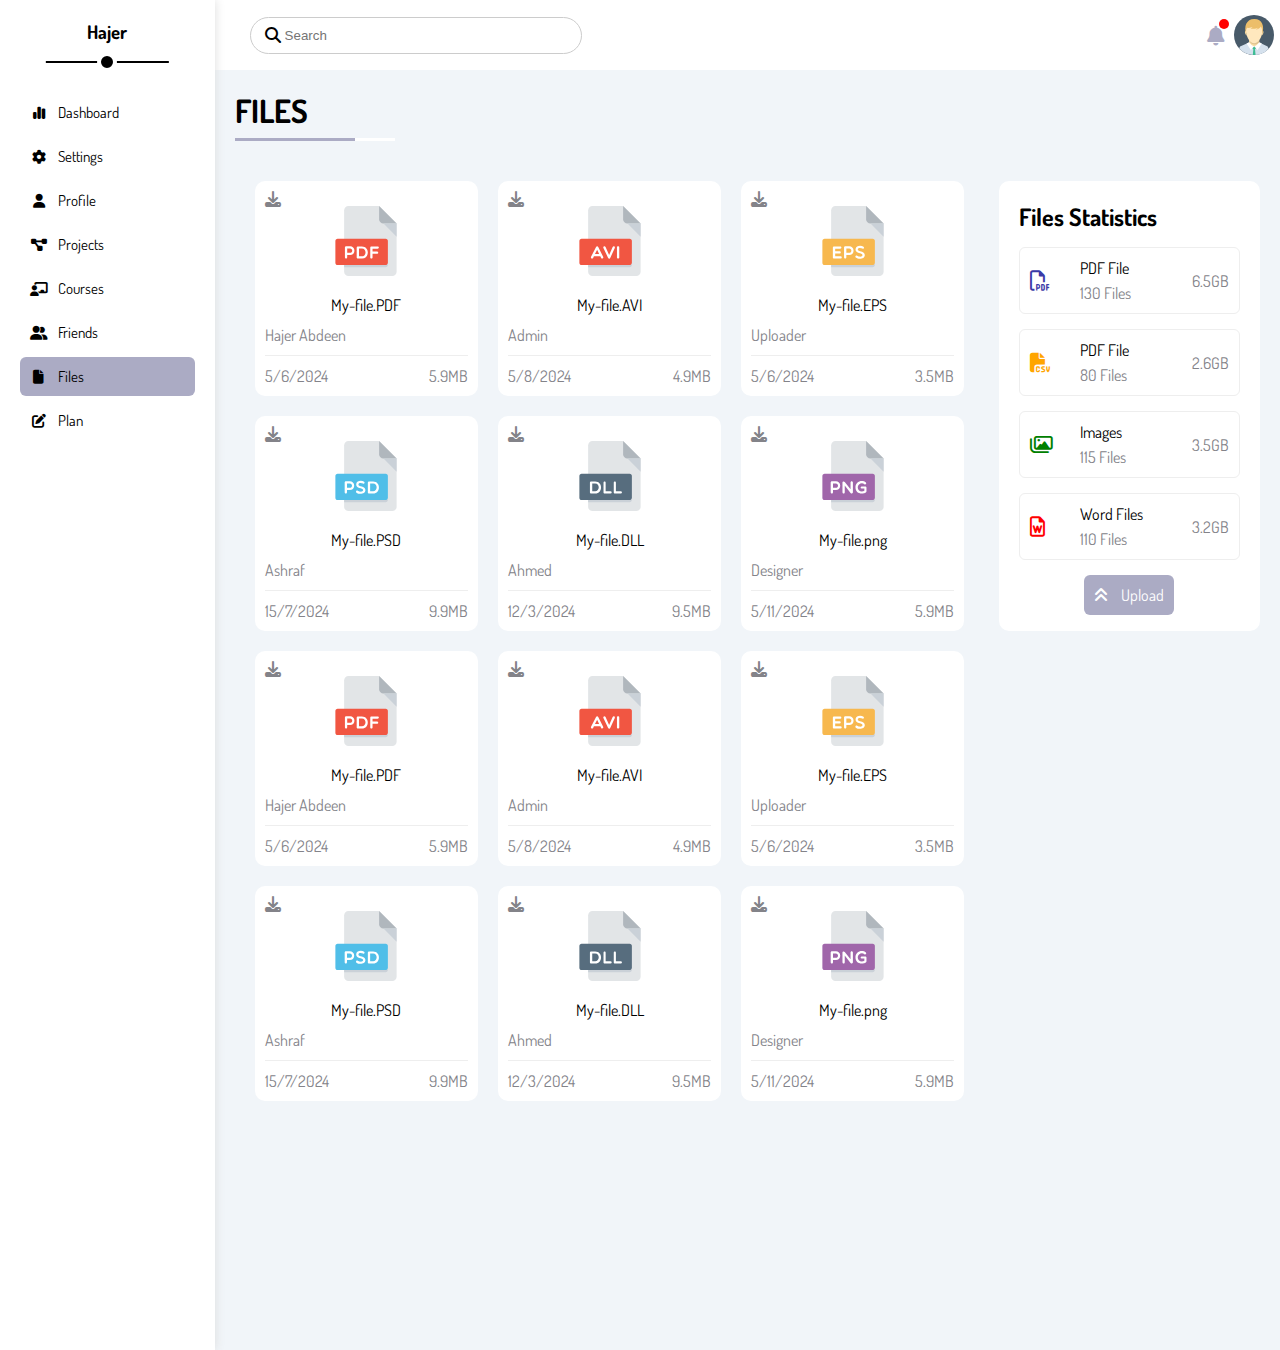
<file: Files.html>
<!DOCTYPE html>
<html lang="en">
  <head>
    <meta charset="UTF-8" />
    <meta name="viewport" content="width=device-width, initial-scale=1.0" />
    <title>Files</title>
    <link rel="stylesheet" href="css/all.min.css" />
    <link rel="stylesheet" href="css/framework.css" />
    <link rel="stylesheet" href="css/main.css" />
    <link rel="preconnect" href="https://fonts.googleapis.com" />
    <link rel="preconnect" href="https://fonts.gstatic.com" crossorigin />
    <link
      href="https://fonts.googleapis.com/css2?family=Dosis:wght@200..800&display=swap"
      rel="stylesheet"
    />
  </head>
  <body>
    <div class="page d-flex">
      <!-- start sidebar -->
      <div class="sidebar bg-white p-20 p-rel">
        <h3 class="p-rel txt-cen mt-0">Hajer</h3>
        <ul class="ul-sty">
          <li>
            <a class="d-flex al-cen fs-14 p-10 rad-6 c-black" href="index.html">
              <i class="fa-solid fa-chart-simple fa-fw"></i>
              <span class="hide-for-mob">Dashboard</span>
            </a>
          </li>
          <li>
            <a
              class="d-flex al-cen fs-14 p-10 rad-6 c-black"
              href="settings.html"
            >
              <i class="fa-solid fa-gear fa-fw"></i>
              <span class="hide-for-mob">Settings</span>
            </a>
          </li>
          <li>
            <a
              class="d-flex al-cen fs-14 p-10 rad-6 c-black"
              href="Profile.html"
            >
              <i class="fa-solid fa-user fa-fw"></i>
              <span class="hide-for-mob">Profile</span>
            </a>
          </li>
          <li>
            <a
              class="d-flex al-cen fs-14 p-10 rad-6 c-black"
              href="Projects.html"
            >
              <i class="fa-solid fa-diagram-project fa-fw"></i>
              <span class="hide-for-mob">Projects</span>
            </a>
          </li>
          <li>
            <a
              class="d-flex al-cen fs-14 p-10 rad-6 c-black"
              href="Courses.html"
            >
              <i class="fa-solid fa-chalkboard-user fa-fw"></i>
              <span class="hide-for-mob">Courses</span>
            </a>
          </li>
          <li>
            <a
              class="d-flex al-cen fs-14 p-10 rad-6 c-black"
              href="Friends.html"
            >
              <i class="fa-solid fa-user-group fa-fw"></i>
              <span class="hide-for-mob">Friends</span>
            </a>
          </li>
          <li>
            <a
              class="active d-flex al-cen fs-14 p-10 rad-6 c-black"
              href="Files.html"
            >
              <i class="fa-solid fa-file fa-fw"></i>
              <span class="hide-for-mob">Files</span>
            </a>
          </li>
          <li>
            <a class="d-flex al-cen fs-14 p-10 rad-6 c-black" href="Plan.html">
              <i class="fa-solid fa-pen-to-square fa-fw"></i>
              <span class="hide-for-mob">Plan</span>
            </a>
          </li>
        </ul>
      </div>
      <div class="content w-full">
        <!-- start Header -->
        <div class="head bg-white p-15 fl-cen-bet">
          <div class="search p-rel">
            <input class="p-10" type="search" placeholder="Search" />
          </div>
          <div class="icons d-flex al-cen">
            <!-- <i class="fa-solid fa-magnifying-glass"></i> -->
            <span class="p-rel notification">
              <i class="fa-solid fa-bell fa-lg"></i>
            </span>
            <img src="images/avatar.svg" alt="avatar " />
          </div>
        </div>
        <!-- end Header -->
        <h1 class="p-rel">Files</h1>
        <div class="files-page d-flex m-10">
          <div class="files-status p-20 bg-white rad-10 m-10">
            <h2 class="m-0 mb-15">Files Statistics</h2>

            <div class="d-flex al-cen p-10 rad-6 mb-15 fs-13 type blue">
              <i
                class="fa-regular fa-file-pdf fa-lg fl-cen-bet c-blue icon"
              ></i>
              <div class="info">
                <span>PDF File</span>
                <span class="c-gray d-block mt-5">130 Files</span>
              </div>
              <div class="size c-gray">6.5GB</div>
            </div>
            <div class="d-flex al-cen p-10 rad-6 mb-15 fs-13 type orange">
              <i
                class="fa-solid fa-file-csv fa-lg fl-cen-bet c-orange icon"
              ></i>
              <div class="info">
                <span>PDF File</span>
                <span class="c-gray d-block mt-5">80 Files</span>
              </div>
              <div class="size c-gray">2.6GB</div>
            </div>
            <div class="d-flex al-cen p-10 rad-6 mb-15 fs-13 type green">
              <i class="fa-regular fa-images fa-lg fl-cen-bet c-green icon"></i>
              <div class="info">
                <span>Images</span>
                <span class="c-gray d-block mt-5">115 Files</span>
              </div>
              <div class="size c-gray">3.5GB</div>
            </div>
            <div class="d-flex al-cen p-10 rad-6 mb-15 fs-13 type red">
              <i
                class="fa-regular fa-file-word fa-lg fl-cen-bet c-red icon"
              ></i>
              <div class="info">
                <span>Word Files</span>
                <span class="c-gray d-block mt-5">110 Files</span>
              </div>
              <div class="size c-gray">3.2GB</div>
            </div>
            <a
              class="upload c-white rad-6 bg-basic d-block p-10 w-fit"
              href="#"
            >
              <i class="fa-solid fa-angles-up mr-10"></i>
              Upload
            </a>
          </div>
          <div class="files-content w-full">
            <div class="file bg-white rad-10 p-10 m-10">
              <i class="fa-solid fa-download c-gray p-abs"></i>
              <div class="icon txt-cen">
                <img
                  class="mt-15 mb-15"
                  src="images/pdf.svg"
                  alt="file photo"
                />
              </div>
              <div class="txt-cen mb-10">My-file.PDF</div>
              <p class="c-gray">Hajer Abdeen</p>
              <div class="info fl-cen-bet mt-10 pt-10 fs-13 c-gray">
                <span>5/6/2024</span>
                <span>5.9MB</span>
              </div>
            </div>
            <div class="file bg-white rad-10 p-10 m-10">
              <i class="fa-solid fa-download c-gray p-abs"></i>
              <div class="icon txt-cen">
                <img
                  class="mt-15 mb-15"
                  src="images/avi.svg"
                  alt="file photo"
                />
              </div>
              <div class="txt-cen mb-10">My-file.AVI</div>
              <p class="c-gray">Admin</p>
              <div class="info fl-cen-bet mt-10 pt-10 fs-13 c-gray">
                <span>5/8/2024</span>
                <span>4.9MB</span>
              </div>
            </div>
            <div class="file bg-white rad-10 p-10 m-10">
              <i class="fa-solid fa-download c-gray p-abs"></i>
              <div class="icon txt-cen">
                <img
                  class="mt-15 mb-15"
                  src="images/eps.svg"
                  alt="file photo"
                />
              </div>
              <div class="txt-cen mb-10">My-file.EPS</div>
              <p class="c-gray">Uploader</p>
              <div class="info fl-cen-bet mt-10 pt-10 fs-13 c-gray">
                <span>5/6/2024</span>
                <span>3.5MB</span>
              </div>
            </div>
            <div class="file bg-white rad-10 p-10 m-10">
              <i class="fa-solid fa-download c-gray p-abs"></i>
              <div class="icon txt-cen">
                <img
                  class="mt-15 mb-15"
                  src="images/psd.svg"
                  alt="file photo"
                />
              </div>
              <div class="txt-cen mb-10">My-file.PSD</div>
              <p class="c-gray">Ashraf</p>
              <div class="info fl-cen-bet mt-10 pt-10 fs-13 c-gray">
                <span>15/7/2024</span>
                <span>9.9MB</span>
              </div>
            </div>
            <div class="file bg-white rad-10 p-10 m-10">
              <i class="fa-solid fa-download c-gray p-abs"></i>
              <div class="icon txt-cen">
                <img
                  class="mt-15 mb-15"
                  src="images/dll.svg"
                  alt="file photo"
                />
              </div>
              <div class="txt-cen mb-10">My-file.DLL</div>
              <p class="c-gray">Ahmed</p>
              <div class="info fl-cen-bet mt-10 pt-10 fs-13 c-gray">
                <span>12/3/2024</span>
                <span>9.5MB</span>
              </div>
            </div>
            <div class="file bg-white rad-10 p-10 m-10">
              <i class="fa-solid fa-download c-gray p-abs"></i>
              <div class="icon txt-cen">
                <img
                  class="mt-15 mb-15"
                  src="images/png.svg"
                  alt="file photo"
                />
              </div>
              <div class="txt-cen mb-10">My-file.png</div>
              <p class="c-gray">Designer</p>
              <div class="info fl-cen-bet mt-10 pt-10 fs-13 c-gray">
                <span>5/11/2024</span>
                <span>5.9MB</span>
              </div>
            </div>
            <div class="file bg-white rad-10 p-10 m-10">
              <i class="fa-solid fa-download c-gray p-abs"></i>
              <div class="icon txt-cen">
                <img
                  class="mt-15 mb-15"
                  src="images/pdf.svg"
                  alt="file photo"
                />
              </div>
              <div class="txt-cen mb-10">My-file.PDF</div>
              <p class="c-gray">Hajer Abdeen</p>
              <div class="info fl-cen-bet mt-10 pt-10 fs-13 c-gray">
                <span>5/6/2024</span>
                <span>5.9MB</span>
              </div>
            </div>
            <div class="file bg-white rad-10 p-10 m-10">
              <i class="fa-solid fa-download c-gray p-abs"></i>
              <div class="icon txt-cen">
                <img
                  class="mt-15 mb-15"
                  src="images/avi.svg"
                  alt="file photo"
                />
              </div>
              <div class="txt-cen mb-10">My-file.AVI</div>
              <p class="c-gray">Admin</p>
              <div class="info fl-cen-bet mt-10 pt-10 fs-13 c-gray">
                <span>5/8/2024</span>
                <span>4.9MB</span>
              </div>
            </div>
            <div class="file bg-white rad-10 p-10 m-10">
              <i class="fa-solid fa-download c-gray p-abs"></i>
              <div class="icon txt-cen">
                <img
                  class="mt-15 mb-15"
                  src="images/eps.svg"
                  alt="file photo"
                />
              </div>
              <div class="txt-cen mb-10">My-file.EPS</div>
              <p class="c-gray">Uploader</p>
              <div class="info fl-cen-bet mt-10 pt-10 fs-13 c-gray">
                <span>5/6/2024</span>
                <span>3.5MB</span>
              </div>
            </div>
            <div class="file bg-white rad-10 p-10 m-10">
              <i class="fa-solid fa-download c-gray p-abs"></i>
              <div class="icon txt-cen">
                <img
                  class="mt-15 mb-15"
                  src="images/psd.svg"
                  alt="file photo"
                />
              </div>
              <div class="txt-cen mb-10">My-file.PSD</div>
              <p class="c-gray">Ashraf</p>
              <div class="info fl-cen-bet mt-10 pt-10 fs-13 c-gray">
                <span>15/7/2024</span>
                <span>9.9MB</span>
              </div>
            </div>
            <div class="file bg-white rad-10 p-10 m-10">
              <i class="fa-solid fa-download c-gray p-abs"></i>
              <div class="icon txt-cen">
                <img
                  class="mt-15 mb-15"
                  src="images/dll.svg"
                  alt="file photo"
                />
              </div>
              <div class="txt-cen mb-10">My-file.DLL</div>
              <p class="c-gray">Ahmed</p>
              <div class="info fl-cen-bet mt-10 pt-10 fs-13 c-gray">
                <span>12/3/2024</span>
                <span>9.5MB</span>
              </div>
            </div>
            <div class="file bg-white rad-10 p-10 m-10">
              <i class="fa-solid fa-download c-gray p-abs"></i>
              <div class="icon txt-cen">
                <img
                  class="mt-15 mb-15"
                  src="images/png.svg"
                  alt="file photo"
                />
              </div>
              <div class="txt-cen mb-10">My-file.png</div>
              <p class="c-gray">Designer</p>
              <div class="info fl-cen-bet mt-10 pt-10 fs-13 c-gray">
                <span>5/11/2024</span>
                <span>5.9MB</span>
              </div>
            </div>
          </div>
        </div>
      </div>
    </div>
  </body>
</html>
</file>
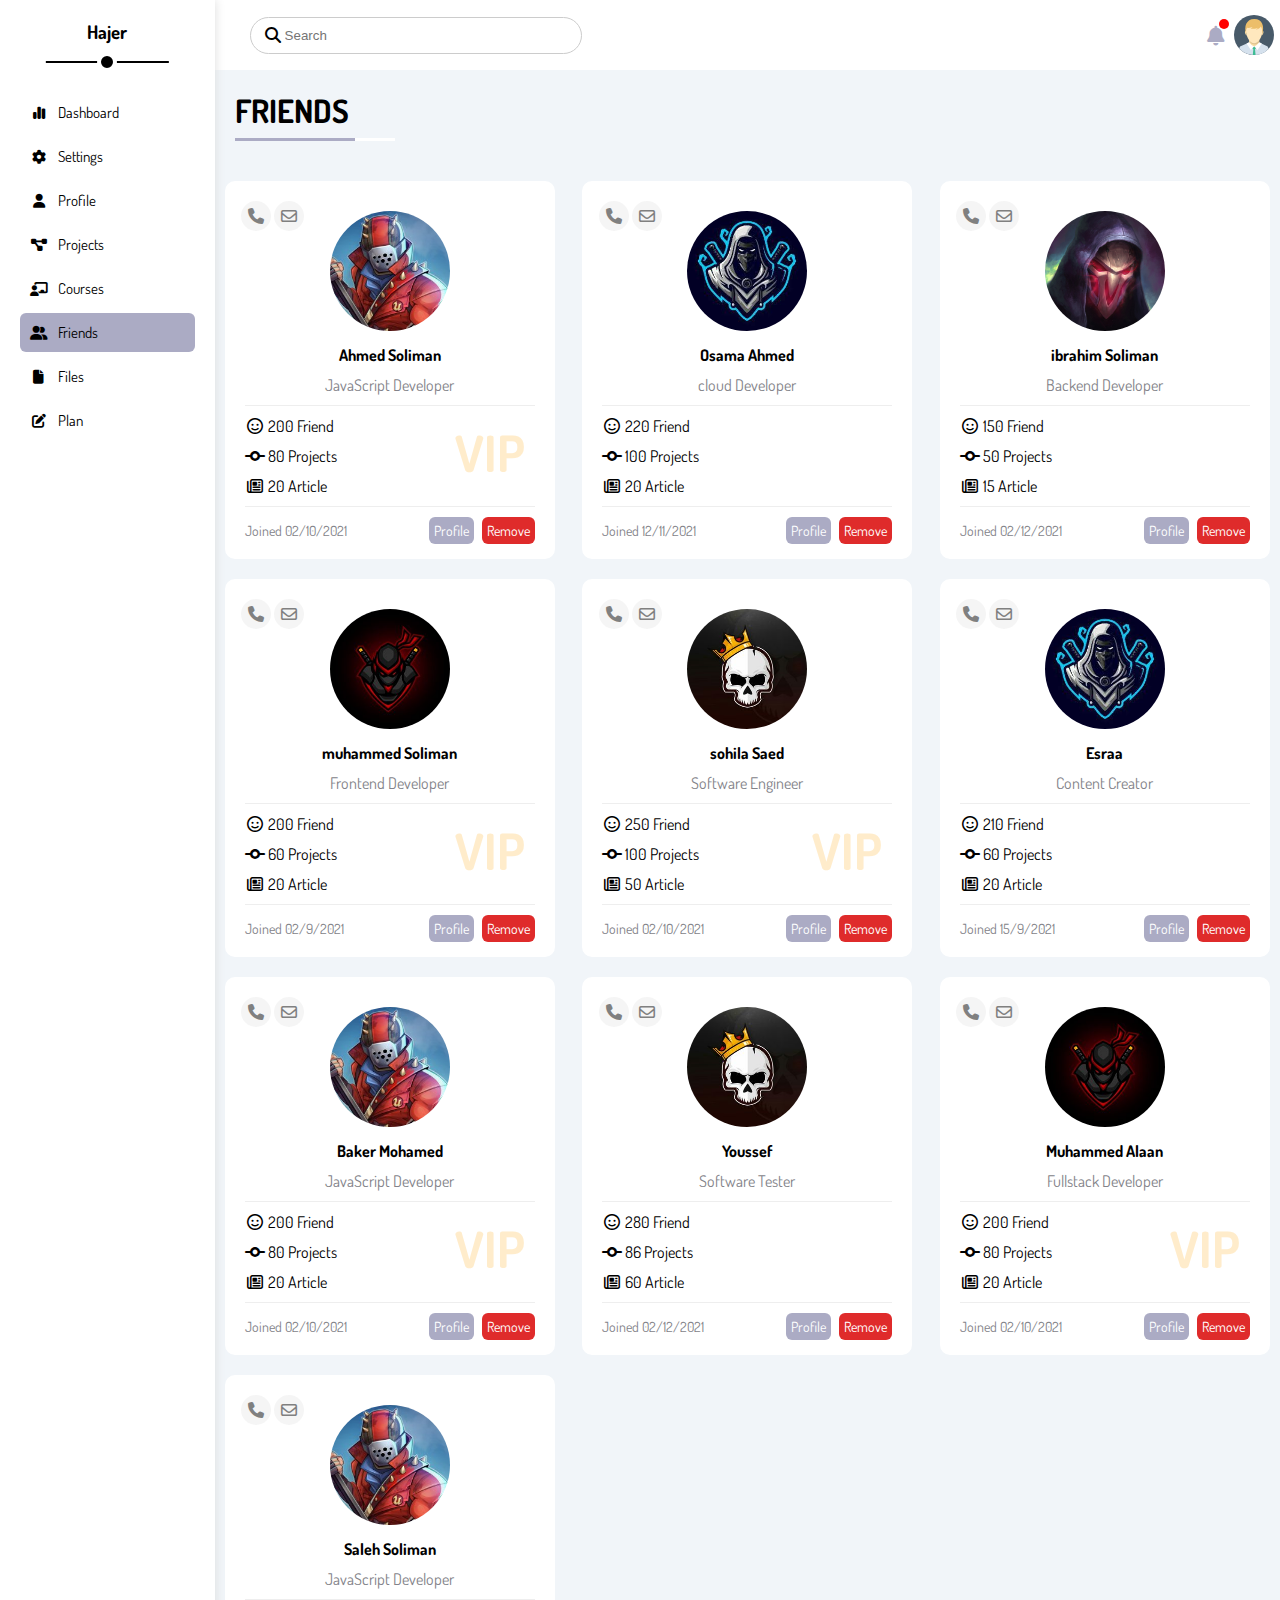
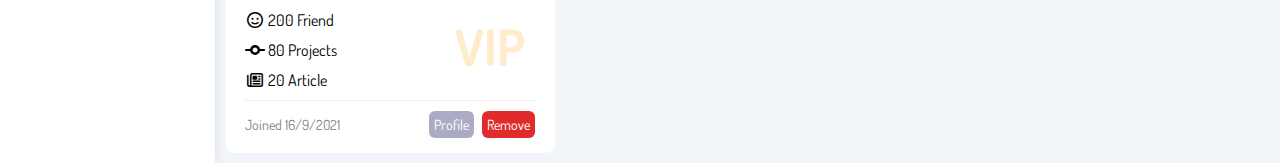
<file: Friends.html>
<!DOCTYPE html>
<html lang="en">
  <head>
    <meta charset="UTF-8" />
    <meta name="viewport" content="width=device-width, initial-scale=1.0" />
    <title>Friends</title>
    <link rel="stylesheet" href="css/all.min.css" />
    <link rel="stylesheet" href="css/framework.css" />
    <link rel="stylesheet" href="css/main.css" />
    <link rel="preconnect" href="https://fonts.googleapis.com" />
    <link rel="preconnect" href="https://fonts.gstatic.com" crossorigin />
    <link
      href="https://fonts.googleapis.com/css2?family=Dosis:wght@200..800&display=swap"
      rel="stylesheet"
    />
  </head>
  <body>
    <div class="page d-flex">
      <!-- start sidebar -->
      <div class="sidebar bg-white p-20 p-rel">
        <h3 class="p-rel txt-cen mt-0">Hajer</h3>
        <ul class="ul-sty">
          <li>
            <a class="d-flex al-cen fs-14 p-10 rad-6 c-black" href="index.html">
              <i class="fa-solid fa-chart-simple fa-fw"></i>
              <span class="hide-for-mob">Dashboard</span>
            </a>
          </li>
          <li>
            <a
              class="d-flex al-cen fs-14 p-10 rad-6 c-black"
              href="settings.html"
            >
              <i class="fa-solid fa-gear fa-fw"></i>
              <span class="hide-for-mob">Settings</span>
            </a>
          </li>
          <li>
            <a
              class="d-flex al-cen fs-14 p-10 rad-6 c-black"
              href="Profile.html"
            >
              <i class="fa-solid fa-user fa-fw"></i>
              <span class="hide-for-mob">Profile</span>
            </a>
          </li>
          <li>
            <a
              class="d-flex al-cen fs-14 p-10 rad-6 c-black"
              href="Projects.html"
            >
              <i class="fa-solid fa-diagram-project fa-fw"></i>
              <span class="hide-for-mob">Projects</span>
            </a>
          </li>
          <li>
            <a
              class="d-flex al-cen fs-14 p-10 rad-6 c-black"
              href="Courses.html"
            >
              <i class="fa-solid fa-chalkboard-user fa-fw"></i>
              <span class="hide-for-mob">Courses</span>
            </a>
          </li>
          <li>
            <a
              class="active d-flex al-cen fs-14 p-10 rad-6 c-black"
              href="Friends.html"
            >
              <i class="fa-solid fa-user-group fa-fw"></i>
              <span class="hide-for-mob">Friends</span>
            </a>
          </li>
          <li>
            <a class="d-flex al-cen fs-14 p-10 rad-6 c-black" href="Files.html">
              <i class="fa-solid fa-file fa-fw"></i>
              <span class="hide-for-mob">Files</span>
            </a>
          </li>
          <li>
            <a class="d-flex al-cen fs-14 p-10 rad-6 c-black" href="Plan.html">
              <i class="fa-solid fa-pen-to-square fa-fw"></i>
              <span class="hide-for-mob">Plan</span>
            </a>
          </li>
        </ul>
      </div>
      <div class="content w-full">
        <!-- start Header -->
        <div class="head bg-white p-15 fl-cen-bet">
          <div class="search p-rel">
            <input class="p-10" type="search" placeholder="Search" />
          </div>
          <div class="icons d-flex al-cen">
            <!-- <i class="fa-solid fa-magnifying-glass"></i> -->
            <span class="p-rel notification">
              <i class="fa-solid fa-bell fa-lg"></i>
            </span>
            <img src="images/avatar.svg" alt="avatar " />
          </div>
        </div>
        <!-- end Header -->
        <h1 class="p-rel">Friends</h1>
        <div class="wrapper fl-cen-bet">
          <div class="friend bg-white p-20 rad-10 p-rel m-10">
            <div class="contact">
              <i class="fa-solid fa-phone fa-fw"></i>
              <i class="fa-regular fa-envelope fa-fw"></i>
            </div>
            <div class="person txt-cen">
              <img
                class="mt-10 mb-10 w-full h-full"
                src="images/friend-01.jpg"
                alt="friend photo"
              />
              <h4>Ahmed Soliman</h4>
              <p class="c-gray mt-10 mb-10">JavaScript Developer</p>
            </div>
            <div class="icons p-rel fs-13">
              <div class="mb-10">
                <i class="fa-regular fa-face-smile fa-fw"></i>
                <span>200 Friend</span>
              </div>
              <div class="mb-10">
                <i class="fa-solid fa-code-commit fa-fw"></i>
                <span>80 Projects</span>
              </div>
              <div>
                <i class="fa-regular fa-newspaper fa-fw"></i>
                <span>20 Article</span>
              </div>
              <span class="vip c-orange fw-bold">VIP</span>
            </div>
            <div class="info fl-cen-bet">
              <span class="c-gray">Joined 02/10/2021</span>
              <div class="links">
                <a class="bg-basic rad-6 p-5 c-white" href="Profile.html"
                  >Profile</a
                >
                <a class="bg-red rad-6 p-5 c-white" href="#">Remove</a>
              </div>
            </div>
          </div>
          <div class="friend bg-white p-20 rad-10 p-rel m-10">
            <div class="contact">
              <i class="fa-solid fa-phone fa-fw"></i>
              <i class="fa-regular fa-envelope fa-fw"></i>
            </div>
            <div class="person txt-cen">
              <img
                class="mt-10 mb-10 w-full h-full"
                src="images/friend-02.jpg"
                alt="friend photo"
              />
              <h4>Osama Ahmed</h4>
              <p class="c-gray mt-10 mb-10">cloud Developer</p>
            </div>
            <div class="icons p-rel fs-13">
              <div class="mb-10">
                <i class="fa-regular fa-face-smile fa-fw"></i>
                <span>220 Friend</span>
              </div>
              <div class="mb-10">
                <i class="fa-solid fa-code-commit fa-fw"></i>
                <span>100 Projects</span>
              </div>
              <div>
                <i class="fa-regular fa-newspaper fa-fw"></i>
                <span>20 Article</span>
              </div>
            </div>
            <div class="info fl-cen-bet">
              <span class="c-gray">Joined 12/11/2021</span>
              <div>
                <a class="bg-basic rad-6 p-5 c-white" href="Profile.html"
                  >Profile</a
                >
                <a class="bg-red rad-6 p-5 c-white" href="#">Remove</a>
              </div>
            </div>
          </div>
          <div class="friend bg-white p-20 rad-10 p-rel m-10">
            <div class="contact">
              <i class="fa-solid fa-phone fa-fw"></i>
              <i class="fa-regular fa-envelope fa-fw"></i>
            </div>
            <div class="person txt-cen">
              <img
                class="mt-10 mb-10 w-full h-full"
                src="images/friend-03.jpg"
                alt="friend photo"
              />
              <h4>ibrahim Soliman</h4>
              <p class="c-gray mt-10 mb-10">Backend Developer</p>
            </div>
            <div class="icons p-rel fs-13">
              <div class="mb-10">
                <i class="fa-regular fa-face-smile fa-fw"></i>
                <span>150 Friend</span>
              </div>
              <div class="mb-10">
                <i class="fa-solid fa-code-commit fa-fw"></i>
                <span>50 Projects</span>
              </div>
              <div>
                <i class="fa-regular fa-newspaper fa-fw"></i>
                <span>15 Article</span>
              </div>
            </div>
            <div class="info fl-cen-bet">
              <span class="c-gray">Joined 02/12/2021</span>
              <div>
                <a class="bg-basic rad-6 p-5 c-white" href="Profile.html"
                  >Profile</a
                >
                <a class="bg-red rad-6 p-5 c-white" href="#">Remove</a>
              </div>
            </div>
          </div>
          <div class="friend bg-white p-20 rad-10 p-rel m-10">
            <div class="contact">
              <i class="fa-solid fa-phone fa-fw"></i>
              <i class="fa-regular fa-envelope fa-fw"></i>
            </div>
            <div class="person txt-cen">
              <img
                class="mt-10 mb-10 w-full h-full"
                src="images/friend-04.jpg"
                alt="friend photo"
              />
              <h4>muhammed Soliman</h4>
              <p class="c-gray mt-10 mb-10">Frontend Developer</p>
            </div>
            <div class="icons p-rel fs-13">
              <div class="mb-10">
                <i class="fa-regular fa-face-smile fa-fw"></i>
                <span>200 Friend</span>
              </div>
              <div class="mb-10">
                <i class="fa-solid fa-code-commit fa-fw"></i>
                <span>60 Projects</span>
              </div>
              <div>
                <i class="fa-regular fa-newspaper fa-fw"></i>
                <span>20 Article</span>
              </div>
              <span class="vip c-orange fw-bold">VIP</span>
            </div>
            <div class="info fl-cen-bet">
              <span class="c-gray">Joined 02/9/2021</span>
              <div>
                <a class="bg-basic rad-6 p-5 c-white" href="Profile.html"
                  >Profile</a
                >
                <a class="bg-red rad-6 p-5 c-white" href="#">Remove</a>
              </div>
            </div>
          </div>
          <div class="friend bg-white p-20 rad-10 p-rel m-10">
            <div class="contact">
              <i class="fa-solid fa-phone fa-fw"></i>
              <i class="fa-regular fa-envelope fa-fw"></i>
            </div>
            <div class="person txt-cen">
              <img
                class="mt-10 mb-10 w-full h-full"
                src="images/friend-05.jpg"
                alt="friend photo"
              />
              <h4>sohila Saed</h4>
              <p class="c-gray mt-10 mb-10">Software Engineer</p>
            </div>
            <div class="icons p-rel fs-13">
              <div class="mb-10">
                <i class="fa-regular fa-face-smile fa-fw"></i>
                <span>250 Friend</span>
              </div>
              <div class="mb-10">
                <i class="fa-solid fa-code-commit fa-fw"></i>
                <span>100 Projects</span>
              </div>
              <div>
                <i class="fa-regular fa-newspaper fa-fw"></i>
                <span>50 Article</span>
              </div>
              <span class="vip c-orange fw-bold">VIP</span>
            </div>
            <div class="info fl-cen-bet">
              <span class="c-gray">Joined 02/10/2021</span>
              <div>
                <a class="bg-basic rad-6 p-5 c-white" href="Profile.html"
                  >Profile</a
                >
                <a class="bg-red rad-6 p-5 c-white" href="#">Remove</a>
              </div>
            </div>
          </div>
          <div class="friend bg-white p-20 rad-10 p-rel m-10">
            <div class="contact">
              <i class="fa-solid fa-phone fa-fw"></i>
              <i class="fa-regular fa-envelope fa-fw"></i>
            </div>
            <div class="person txt-cen">
              <img
                class="mt-10 mb-10 w-full h-full"
                src="images/friend-02.jpg"
                alt="friend photo"
              />
              <h4>Esraa</h4>
              <p class="c-gray mt-10 mb-10">Content Creator</p>
            </div>
            <div class="icons p-rel fs-13">
              <div class="mb-10">
                <i class="fa-regular fa-face-smile fa-fw"></i>
                <span>210 Friend</span>
              </div>
              <div class="mb-10">
                <i class="fa-solid fa-code-commit fa-fw"></i>
                <span>60 Projects</span>
              </div>
              <div>
                <i class="fa-regular fa-newspaper fa-fw"></i>
                <span>20 Article</span>
              </div>
            </div>
            <div class="info fl-cen-bet">
              <span class="c-gray">Joined 15/9/2021</span>
              <div>
                <a class="bg-basic rad-6 p-5 c-white" href="Profile.html"
                  >Profile</a
                >
                <a class="bg-red rad-6 p-5 c-white" href="#">Remove</a>
              </div>
            </div>
          </div>
          <div class="friend bg-white p-20 rad-10 p-rel m-10">
            <div class="contact">
              <i class="fa-solid fa-phone fa-fw"></i>
              <i class="fa-regular fa-envelope fa-fw"></i>
            </div>
            <div class="person txt-cen">
              <img
                class="mt-10 mb-10 w-full h-full"
                src="images/friend-01.jpg"
                alt="friend photo"
              />
              <h4>Baker Mohamed</h4>
              <p class="c-gray mt-10 mb-10">JavaScript Developer</p>
            </div>
            <div class="icons p-rel fs-13">
              <div class="mb-10">
                <i class="fa-regular fa-face-smile fa-fw"></i>
                <span>200 Friend</span>
              </div>
              <div class="mb-10">
                <i class="fa-solid fa-code-commit fa-fw"></i>
                <span>80 Projects</span>
              </div>
              <div>
                <i class="fa-regular fa-newspaper fa-fw"></i>
                <span>20 Article</span>
              </div>
              <span class="vip c-orange fw-bold">VIP</span>
            </div>
            <div class="info fl-cen-bet">
              <span class="c-gray">Joined 02/10/2021</span>
              <div>
                <a class="bg-basic rad-6 p-5 c-white" href="Profile.html"
                  >Profile</a
                >
                <a class="bg-red rad-6 p-5 c-white" href="#">Remove</a>
              </div>
            </div>
          </div>
          <div class="friend bg-white p-20 rad-10 p-rel m-10">
            <div class="contact">
              <i class="fa-solid fa-phone fa-fw"></i>
              <i class="fa-regular fa-envelope fa-fw"></i>
            </div>
            <div class="person txt-cen">
              <img
                class="mt-10 mb-10 w-full h-full"
                src="images/friend-05.jpg"
                alt="friend photo"
              />
              <h4>Youssef</h4>
              <p class="c-gray mt-10 mb-10">Software Tester</p>
            </div>
            <div class="icons p-rel fs-13">
              <div class="mb-10">
                <i class="fa-regular fa-face-smile fa-fw"></i>
                <span>280 Friend</span>
              </div>
              <div class="mb-10">
                <i class="fa-solid fa-code-commit fa-fw"></i>
                <span>86 Projects</span>
              </div>
              <div>
                <i class="fa-regular fa-newspaper fa-fw"></i>
                <span>60 Article</span>
              </div>
            </div>
            <div class="info fl-cen-bet">
              <span class="c-gray">Joined 02/12/2021</span>
              <div>
                <a class="bg-basic rad-6 p-5 c-white" href="Profile.html"
                  >Profile</a
                >
                <a class="bg-red rad-6 p-5 c-white" href="#">Remove</a>
              </div>
            </div>
          </div>
          <div class="friend bg-white p-20 rad-10 p-rel m-10">
            <div class="contact">
              <i class="fa-solid fa-phone fa-fw"></i>
              <i class="fa-regular fa-envelope fa-fw"></i>
            </div>
            <div class="person txt-cen">
              <img
                class="mt-10 mb-10 w-full h-full"
                src="images/friend-04.jpg"
                alt="friend photo"
              />
              <h4>Muhammed Alaan</h4>
              <p class="c-gray mt-10 mb-10">Fullstack Developer</p>
            </div>
            <div class="icons p-rel fs-13">
              <div class="mb-10">
                <i class="fa-regular fa-face-smile fa-fw"></i>
                <span>200 Friend</span>
              </div>
              <div class="mb-10">
                <i class="fa-solid fa-code-commit fa-fw"></i>
                <span>80 Projects</span>
              </div>
              <div>
                <i class="fa-regular fa-newspaper fa-fw"></i>
                <span>20 Article</span>
              </div>
              <span class="vip c-orange fw-bold">VIP</span>
            </div>
            <div class="info fl-cen-bet">
              <span class="c-gray">Joined 02/10/2021</span>
              <div>
                <a class="bg-basic rad-6 p-5 c-white" href="Profile.html"
                  >Profile</a
                >
                <a class="bg-red rad-6 p-5 c-white" href="#">Remove</a>
              </div>
            </div>
          </div>
          <div class="friend bg-white p-20 rad-10 p-rel m-10">
            <div class="contact">
              <i class="fa-solid fa-phone fa-fw"></i>
              <i class="fa-regular fa-envelope fa-fw"></i>
            </div>
            <div class="person txt-cen">
              <img
                class="mt-10 mb-10 w-full h-full"
                src="images/friend-01.jpg"
                alt="friend photo"
              />
              <h4>Saleh Soliman</h4>
              <p class="c-gray mt-10 mb-10">JavaScript Developer</p>
            </div>
            <div class="icons p-rel fs-13">
              <div class="mb-10">
                <i class="fa-regular fa-face-smile fa-fw"></i>
                <span>200 Friend</span>
              </div>
              <div class="mb-10">
                <i class="fa-solid fa-code-commit fa-fw"></i>
                <span>80 Projects</span>
              </div>
              <div>
                <i class="fa-regular fa-newspaper fa-fw"></i>
                <span>20 Article</span>
              </div>
              <span class="vip c-orange fw-bold">VIP</span>
            </div>
            <div class="info fl-cen-bet">
              <span class="c-gray">Joined 16/9/2021</span>
              <div>
                <a class="bg-basic rad-6 p-5 c-white" href="Profile.html"
                  >Profile</a
                >
                <a class="bg-red rad-6 p-5 c-white" href="#">Remove</a>
              </div>
            </div>
          </div>
        </div>
      </div>
    </div>
  </body>
</html>
</file>
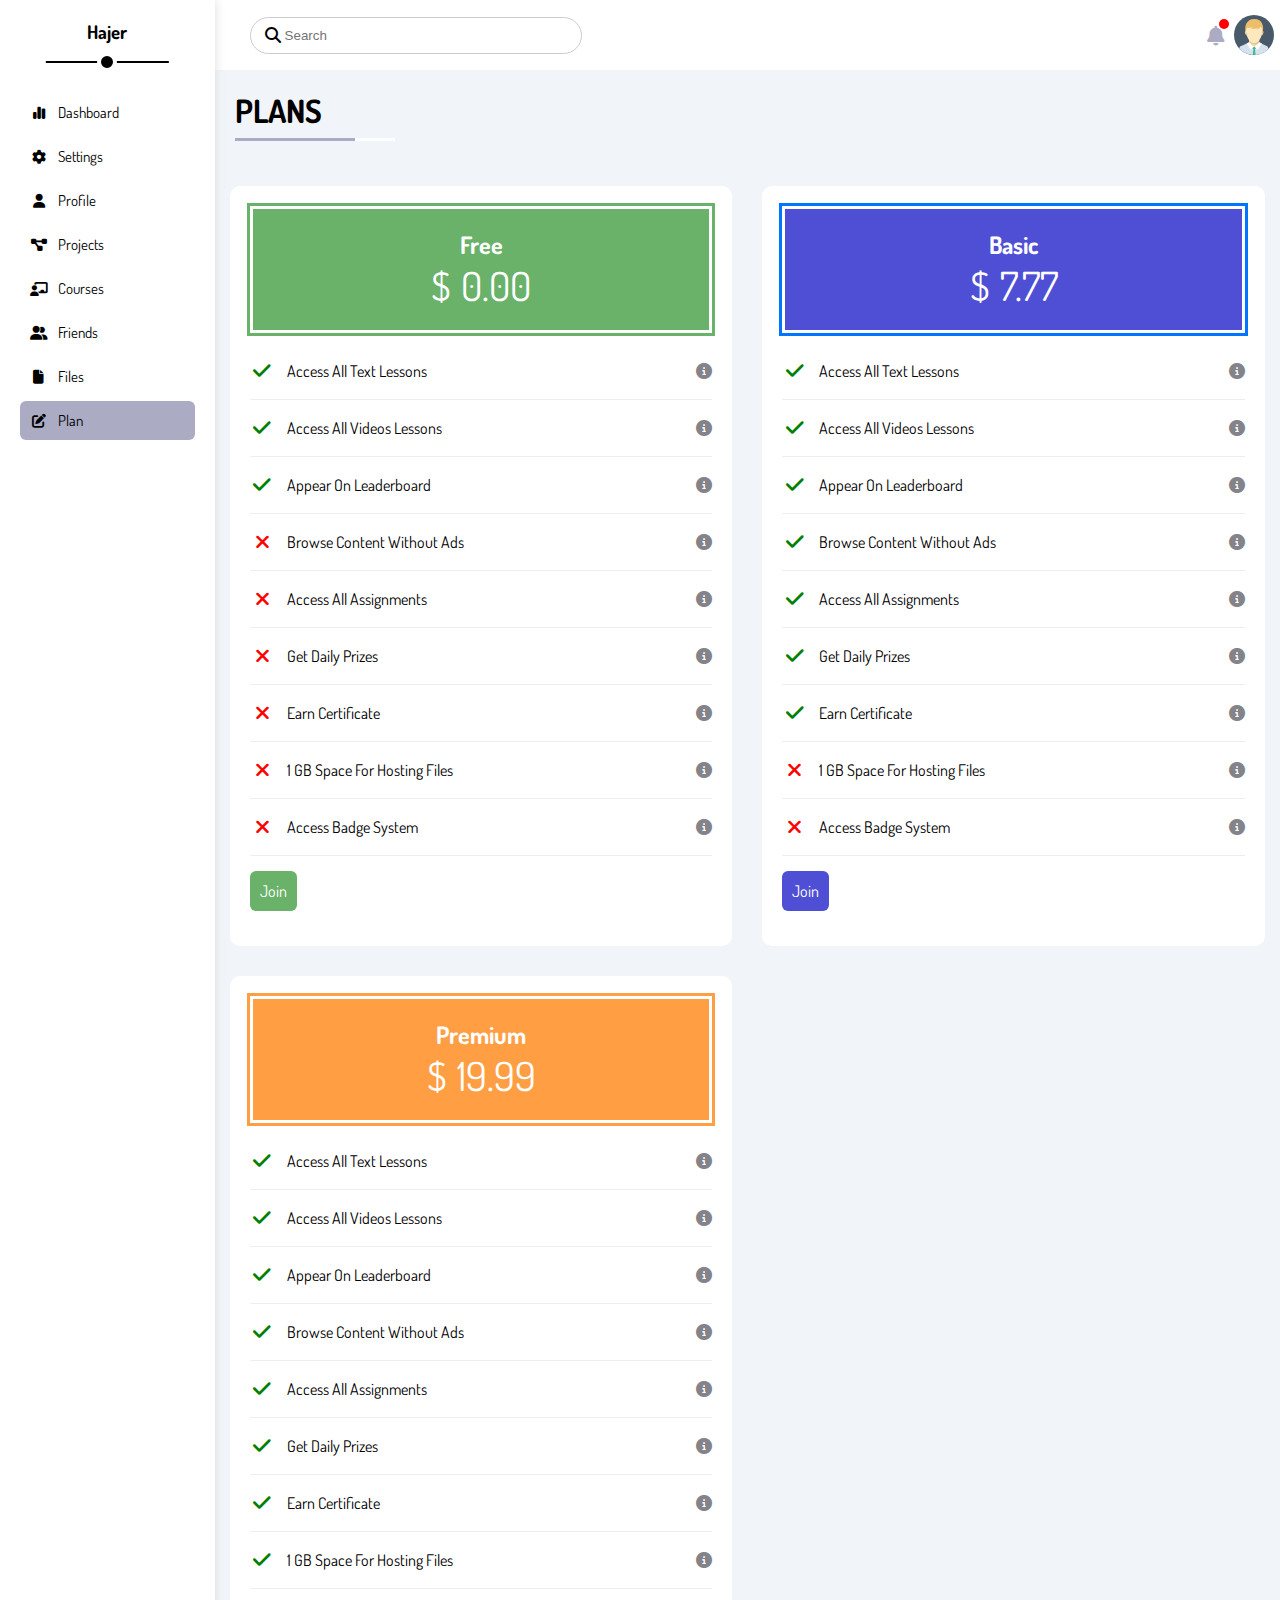
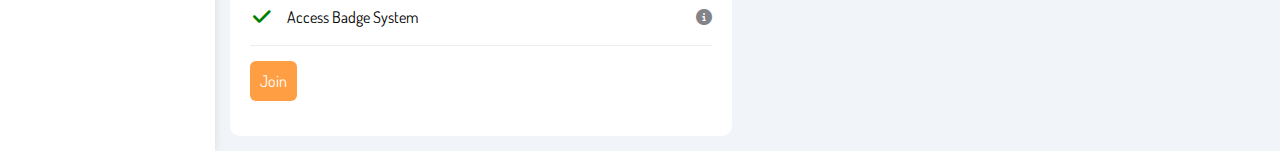
<file: Plan.html>
<!DOCTYPE html>
<html lang="en">
<head>
    <meta charset="UTF-8">
    <meta name="viewport" content="width=device-width, initial-scale=1.0">
    <title>Plans</title>
    <link rel="stylesheet" href="css/all.min.css" />
    <link rel="stylesheet" href="css/framework.css" />
    <link rel="stylesheet" href="css/main.css" />
    <link rel="preconnect" href="https://fonts.googleapis.com" />
    <link rel="preconnect" href="https://fonts.gstatic.com" crossorigin />
    <link
      href="https://fonts.googleapis.com/css2?family=Dosis:wght@200..800&display=swap"
      rel="stylesheet"
    />
</head>
<body>
    <div class="page d-flex">
        <!-- start sidebar -->
        <div class="sidebar bg-white p-20 p-rel">
          <h3 class="p-rel txt-cen mt-0">Hajer</h3>
          <ul class="ul-sty">
            <li>
              <a
                class=" d-flex al-cen fs-14 p-10 rad-6 c-black"
                href="index.html"
              >
                <i class="fa-solid fa-chart-simple fa-fw"></i>
                <span class="hide-for-mob">Dashboard</span>
              </a>
            </li>
            <li>
              <a class=" d-flex al-cen fs-14 p-10 rad-6 c-black" href="settings.html">
                <i class="fa-solid fa-gear fa-fw"></i>
                <span class="hide-for-mob">Settings</span>
              </a>
            </li>
            <li>
              <a class="d-flex al-cen fs-14 p-10 rad-6 c-black" href="Profile.html">
                <i class="fa-solid fa-user fa-fw"></i>
                <span class="hide-for-mob">Profile</span>
              </a>
            </li>
            <li>
              <a class="d-flex al-cen fs-14 p-10 rad-6 c-black" href="Projects.html">
                <i class="fa-solid fa-diagram-project fa-fw"></i>
                <span class="hide-for-mob">Projects</span>
              </a>
            </li>
            <li>
              <a class="d-flex al-cen fs-14 p-10 rad-6 c-black" href="Courses.html">
                <i class="fa-solid fa-chalkboard-user fa-fw"></i>
                <span class="hide-for-mob">Courses</span>
              </a>
            </li>
            <li>
              <a class="d-flex al-cen fs-14 p-10 rad-6 c-black" href="Friends.html">
                <i class="fa-solid fa-user-group fa-fw"></i>
                <span class="hide-for-mob">Friends</span>
              </a>
            </li>
            <li>
              <a class="d-flex al-cen fs-14 p-10 rad-6 c-black" href="Files.html">
                <i class="fa-solid fa-file fa-fw"></i>
                <span class="hide-for-mob">Files</span>
              </a>
            </li>
            <li>
              <a class=" active d-flex al-cen fs-14 p-10 rad-6 c-black" href="Plan.html">
                <i class="fa-solid fa-pen-to-square fa-fw"></i>
                <span class="hide-for-mob">Plan</span>
              </a>
            </li>
          </ul>
        </div>   
        <div class="content w-full ">
            <!-- start Header -->
            <div class="head bg-white p-15 fl-cen-bet">
              <div class="search p-rel">
                <input class="p-10" type="search" placeholder="Search" />
              </div>
              <div class="icons d-flex al-cen">
                <!-- <i class="fa-solid fa-magnifying-glass"></i> -->
                <span class="p-rel notification">
                  <i class="fa-solid fa-bell fa-lg"></i>
                </span>
                <img src="images/avatar.svg" alt="avatar " />
              </div>
            </div>
            <!-- end Header -->
            <h1 class="p-rel">Plans</h1>
            <div class="plans">
         
              <div class="plan green bg-white p-20 m-15 rad-10">
                <div class="top bg-green txt-cen p-20">
                 <h2 class="c-white">Free</h2>
                 <div class="c-white  price"><span>$</span>0.00</div>
                </div>
                <ul>
                  <li><i class="fa-solid fa-check fa-fw yes c-green"></i>
                    Access All Text Lessons
                    <i class="fa-solid fa-circle-info help c-gray"></i>
                  </li>
                  <li><i class="fa-solid fa-check fa-fw yes c-green"></i>
                    Access All Videos Lessons
                    <i class="fa-solid fa-circle-info help c-gray"></i>
                  </li>
                  <li><i class="fa-solid fa-check fa-fw yes c-green"></i>
                    Appear On Leaderboard
                    <i class="fa-solid fa-circle-info help c-gray"></i>
                  </li>
                  <li>
                    <i class="fa-solid fa-xmark fa-fw c-red"></i>
                    Browse Content Without Ads
                    <i class="fa-solid fa-circle-info help c-gray"></i>
                  </li>
                  <li>
                    <i class="fa-solid fa-xmark fa-fw c-red"></i>
                    Access All Assignments
                    <i class="fa-solid fa-circle-info help c-gray"></i>
                  </li>
                  <li>
                    <i class="fa-solid fa-xmark fa-fw c-red"></i>
                    Get Daily Prizes
                    <i class="fa-solid fa-circle-info help c-gray"></i>
                  </li>
                  <li>
                    <i class="fa-solid fa-xmark fa-fw c-red"></i>
                    Earn Certificate
                    <i class="fa-solid fa-circle-info help c-gray"></i>
                  </li>
                  <li>
                    <i class="fa-solid fa-xmark fa-fw c-red"></i>
                    1 GB Space For Hosting Files
                    <i class="fa-solid fa-circle-info help c-gray"></i>
                  </li>
                  <li>
                    <i class="fa-solid fa-xmark fa-fw c-red"></i>
                    Access Badge System
                    <i class="fa-solid fa-circle-info help c-gray"></i>
                  </li>
                </ul>
                <a class="bg-green c-white p-10 rad-6 d-block w-fit" href="#">Join</a>
              </div>

              <div class="plan blue bg-white p-20 m-15 rad-10">
                <div class="top bg-blue txt-cen p-20">
                 <h2 class="c-white">Basic</h2>
                 <div class="c-white  price"><span>$</span>7.77</div>
                </div>
                <ul>
                  <li><i class="fa-solid fa-check fa-fw yes c-green"></i>
                    Access All Text Lessons
                    <i class="fa-solid fa-circle-info help c-gray"></i>
                  </li>
                  <li><i class="fa-solid fa-check fa-fw yes c-green"></i>
                    Access All Videos Lessons
                    <i class="fa-solid fa-circle-info help c-gray"></i>
                  </li>
                  <li><i class="fa-solid fa-check fa-fw yes c-green"></i>
                    Appear On Leaderboard
                    <i class="fa-solid fa-circle-info help c-gray"></i>
                  </li>
                  <li>
                    <i class="fa-solid fa-check fa-fw yes c-green"></i>
                    Browse Content Without Ads
                    <i class="fa-solid fa-circle-info help c-gray"></i>
                  </li>
                  <li>
                    <i class="fa-solid fa-check fa-fw yes c-green"></i>
                    Access All Assignments
                    <i class="fa-solid fa-circle-info help c-gray"></i>
                  </li>
                  <li>
                    <i class="fa-solid fa-check fa-fw yes c-green"></i>
                    Get Daily Prizes
                    <i class="fa-solid fa-circle-info help c-gray"></i>
                  </li>
                  <li>
                    <i class="fa-solid fa-check fa-fw yes c-green"></i>
                    Earn Certificate
                    <i class="fa-solid fa-circle-info help c-gray"></i>
                  </li>
                  <li>
                    <i class="fa-solid fa-xmark fa-fw c-red"></i>
                    1 GB Space For Hosting Files
                    <i class="fa-solid fa-circle-info help c-gray"></i>
                  </li>
                  <li>
                    <i class="fa-solid fa-xmark fa-fw c-red"></i>
                    Access Badge System
                    <i class="fa-solid fa-circle-info help c-gray"></i>
                  </li>
                </ul>
                <a class="bg-blue c-white p-10 rad-6 d-block w-fit" href="#">Join</a>
              </div>

              <div class="plan orange bg-white p-20 m-15 rad-10">
                <div class="top bg-orange txt-cen p-20">
                 <h2 class="c-white">Premium</h2>
                 <div class="c-white  price"><span>$</span>19.99</div>
                </div>
                <ul>
                  <li><i class="fa-solid fa-check fa-fw yes c-green"></i>
                    Access All Text Lessons
                    <i class="fa-solid fa-circle-info help c-gray"></i>
                  </li>
                  <li><i class="fa-solid fa-check fa-fw yes c-green"></i>
                    Access All Videos Lessons
                    <i class="fa-solid fa-circle-info help c-gray"></i>
                  </li>
                  <li><i class="fa-solid fa-check fa-fw yes c-green"></i>
                    Appear On Leaderboard
                    <i class="fa-solid fa-circle-info help c-gray"></i>
                  </li>
                  <li>
                    <i class="fa-solid fa-check fa-fw yes c-green"></i>
                    Browse Content Without Ads
                    <i class="fa-solid fa-circle-info help c-gray"></i>
                  </li>
                  <li>
                    <i class="fa-solid fa-check fa-fw yes c-green"></i>
                    Access All Assignments
                    <i class="fa-solid fa-circle-info help c-gray"></i>
                  </li>
                  <li>
                    <i class="fa-solid fa-check fa-fw yes c-green"></i>
                    Get Daily Prizes
                    <i class="fa-solid fa-circle-info help c-gray"></i>
                  </li>
                  <li>
                    <i class="fa-solid fa-check fa-fw yes c-green"></i>
                    Earn Certificate
                    <i class="fa-solid fa-circle-info help c-gray"></i>
                  </li>
                  <li>
                    <i class="fa-solid fa-check fa-fw yes c-green"></i>
                    1 GB Space For Hosting Files
                    <i class="fa-solid fa-circle-info help c-gray"></i>
                  </li>
                  <li>
                    <i class="fa-solid fa-check fa-fw yes c-green"></i>
                    Access Badge System
                    <i class="fa-solid fa-circle-info help c-gray"></i>
                  </li>
                </ul>
                <a class="bg-orange c-white p-10 rad-6 d-block w-fit" href="#">Join</a>
              </div>
              </div>
            </div>
        </div>
</body>
</html>
</file>
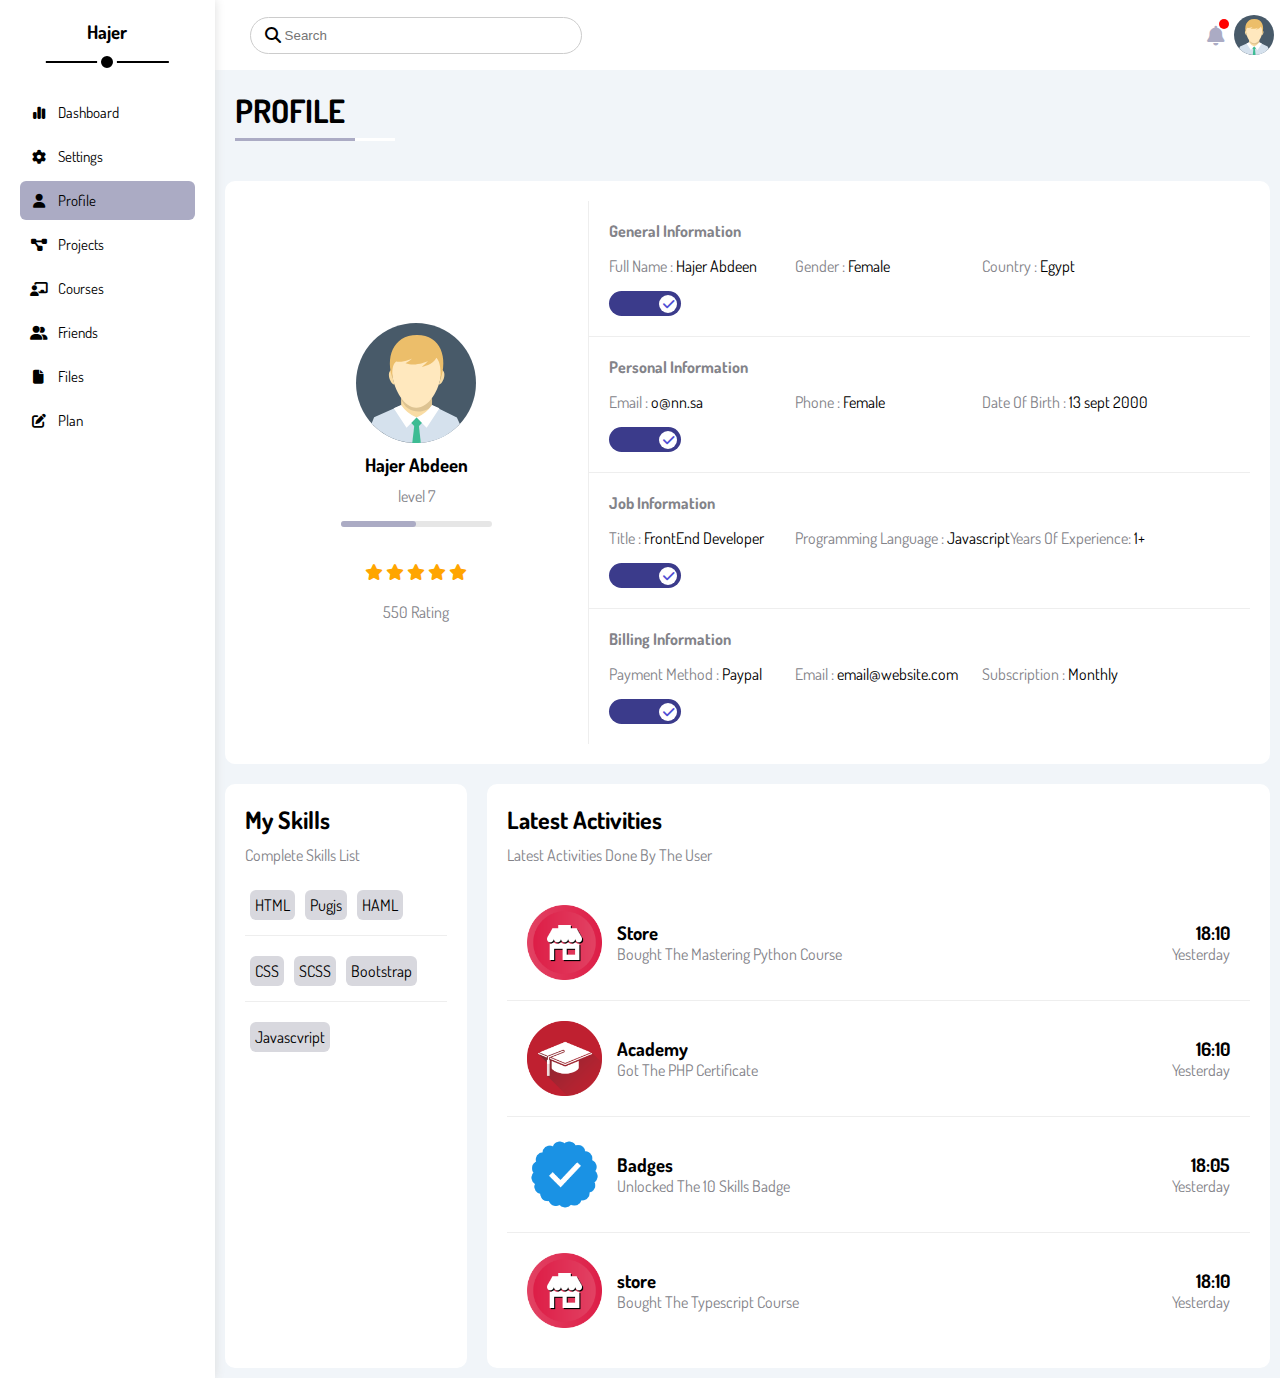
<file: Profile.html>
<!DOCTYPE html>
<html lang="en">
<head>
    <meta charset="UTF-8">
    <meta name="viewport" content="width=device-width, initial-scale=1.0">
    <title>Profile</title>
    <link rel="stylesheet" href="css/all.min.css" />
    <link rel="stylesheet" href="css/framework.css" />
    <link rel="stylesheet" href="css/main.css" />
    <link rel="preconnect" href="https://fonts.googleapis.com" />
    <link rel="preconnect" href="https://fonts.gstatic.com" crossorigin />
    <link
      href="https://fonts.googleapis.com/css2?family=Dosis:wght@200..800&display=swap"
      rel="stylesheet"
    />
</head>
<body>
    <div class="page d-flex">
        <!-- start sidebar -->
        <div class="sidebar bg-white p-20 p-rel">
          <h3 class="p-rel txt-cen mt-0">Hajer</h3>
          <ul class="ul-sty">
            <li>
              <a
                class=" d-flex al-cen fs-14 p-10 rad-6 c-black"
                href="index.html"
              >
                <i class="fa-solid fa-chart-simple fa-fw"></i>
                <span class="hide-for-mob">Dashboard</span>
              </a>
            </li>
            <li>
              <a class="d-flex al-cen fs-14 p-10 rad-6 c-black" href="settings.html">
                <i class="fa-solid fa-gear fa-fw"></i>
                <span class="hide-for-mob">Settings</span>
              </a>
            </li>
            <li>
              <a class=" active d-flex al-cen fs-14 p-10 rad-6 c-black" href="Profile.html">
                <i class="fa-solid fa-user fa-fw"></i>
                <span class="hide-for-mob">Profile</span>
              </a>
            </li>
            <li>
              <a class="d-flex al-cen fs-14 p-10 rad-6 c-black" href="Projects.html">
                <i class="fa-solid fa-diagram-project fa-fw"></i>
                <span class="hide-for-mob">Projects</span>
              </a>
            </li>
            <li>
              <a class="d-flex al-cen fs-14 p-10 rad-6 c-black" href="Courses.html">
                <i class="fa-solid fa-chalkboard-user fa-fw"></i>
                <span class="hide-for-mob">Courses</span>
              </a>
            </li>
            <li>
              <a class="d-flex al-cen fs-14 p-10 rad-6 c-black" href="Friends.html">
                <i class="fa-solid fa-user-group fa-fw"></i>
                <span class="hide-for-mob">Friends</span>
              </a>
            </li>
            <li>
              <a class="d-flex al-cen fs-14 p-10 rad-6 c-black" href="Files.html">
                <i class="fa-solid fa-file fa-fw"></i>
                <span class="hide-for-mob">Files</span>
              </a>
            </li>
            <li>
              <a class="d-flex al-cen fs-14 p-10 rad-6 c-black" href="Plan.html">
                <i class="fa-solid fa-pen-to-square fa-fw"></i>
                <span class="hide-for-mob">Plan</span>
              </a>
            </li>
          </ul>
        </div>   
        <div class="content w-full ">
            <!-- start Header -->
            <div class="head bg-white p-15 fl-cen-bet">
              <div class="search p-rel">
                <input class="p-10" type="search" placeholder="Search" />
              </div>
              <div class="icons d-flex al-cen">
                <!-- <i class="fa-solid fa-magnifying-glass"></i> -->
                <span class="p-rel notification">
                  <i class="fa-solid fa-bell fa-lg"></i>
                </span>
                <img src="images/avatar.svg" alt="avatar " />
              </div>
            </div>
            <!-- end Header -->
            <h1 class="p-rel">Profile</h1>

            <div class="wrapper d-flex">

             <div class="overview p-20 m-10 bg-white rad-10 d-flex ">
            <div class="avatar-box p-20 txt-cen">
              <img class="mb-10" src="images/avatar.svg" alt="avatar photo">
              <h3 class="m-0">Hajer Abdeen</h3>
              <p class="c-gray mt-10 ">level 7</p>
              <div class="level rad-10 p-rel">
                <span></span>
              </div>
              <div class="rating mt-20 mb-10">
                <i class="fa-solid fa-star c-orange fs-13" ></i>
                <i class="fa-solid fa-star c-orange fs-13" ></i>
                <i class="fa-solid fa-star c-orange fs-13" ></i>
                <i class="fa-solid fa-star c-orange fs-13" ></i>
                <i class="fa-solid fa-star c-orange fs-13" ></i>
              </div>
               <p class="c-gray mt-10 ">550 Rating</p>
            </div>

            <div class="info-box">
              <div class="row p-20 d-flex  al-cen">
                <h4 class="c-gray  w-full">General Information</h4>
                
                <div>
                  <span class="c-gray">Full Name :</span>
                  <span>Hajer Abdeen</span>
                </div>
                <div>
                  <span class="c-gray">Gender :</span>
                  <span>Female</span>
                </div>

                <div>
                  <span class="c-gray">Country :</span>
                  <span>Egypt</span>
                </div>

                <div>
                  <label>
                    <input class="toggle-chechbox" type="checkbox" checked />
                    <div class="toggle-switch"></div>
                  </label>
                </div>
              </div>

              <div class="row p-20 d-flex  al-cen">
                <h4 class="c-gray  w-full">Personal Information</h4>
                
                <div>
                  <span class="c-gray">Email :</span>
                  <span>o@nn.sa</span>
                </div>
                <div>
                  <span class="c-gray">Phone :</span>
                  <span>Female</span>
                </div>

                <div>
                  <span class="c-gray">Date Of Birth :</span>
                  <span>13 sept 2000 </span>
                </div>

                <div>
                  <label>
                    <input class="toggle-chechbox" type="checkbox" checked />
                    <div class="toggle-switch"></div>
                  </label>
                </div>
              </div>

              <div class="row p-20 d-flex  al-cen">
                <h4 class="c-gray  w-full">Job Information</h4>
                
                <div>
                  <span class="c-gray">Title :</span>
                  <span>FrontEnd Developer</span>
                </div>
                <div>
                  <span class="c-gray">Programming Language :</span>
                  <span>Javascript</span>
                </div>

                <div>
                  <span class="c-gray">Years Of Experience:</span>
                  <span>1+</span>
                </div>

                <div>
                  <label>
                    <input class="toggle-chechbox" type="checkbox" checked />
                    <div class="toggle-switch"></div>
                  </label>
                </div>
              </div>

              <div class="row p-20 d-flex  al-cen">
                <h4 class="c-gray  w-full">Billing Information</h4>
                
                <div>
                  <span class="c-gray">Payment Method :</span>
                  <span>Paypal</span>
                </div>
                <div>
                  <span class="c-gray">Email :</span>
                  <span>email@website.com</span>
                </div>

                <div>
                  <span class="c-gray">Subscription :</span>
                  <span>Monthly</span>
                </div>

                <div>
                  <label>
                    <input class="toggle-chechbox" type="checkbox" checked />
                    <div class="toggle-switch"></div>
                  </label>
                </div>
              </div>



            </div>
             </div>
              
             <div class="other-data d-flex">
             <div class="skills  p-20 m-10 bg-white rad-10 ">
              <h2 class="mt-0 mb-10">My Skills</h2>
              <p class="c-gray mb-25">Complete Skills List</p>
              <ul class="mt-20 d-flex">
               <li class="p-5"><span class="bg-gray p-5 rad-6 ">HTML</span></li>
               <li class="p-5"><span class="bg-gray p-5 rad-6 ">Pugjs</span></li>
               <li class="p-5"><span class="bg-gray p-5 rad-6 ">HAML</span></li>
              </ul>
              <ul class="mt-20 d-flex">
                <li class="p-5"><span class="bg-gray p-5 rad-6 ">CSS</span></li>
                <li class="p-5"><span class="bg-gray p-5 rad-6 ">SCSS</span></li>
                <li class="p-5"><span class="bg-gray p-5 rad-6 ">Bootstrap</span></li>
               </ul>
               <ul class="mt-20 d-flex">
                <li class="p-5"><span class="bg-gray p-5 rad-6 ">Javascvript</span></li>
               </ul>
             </div>
             <div class="last-activities p-20 m-10 bg-white rad-10">
              <h2 class="mt-0 mb-10">Latest Activities</h2>
              <p class="c-gray mb-20">Latest Activities Done By The User</p>
              
              <div class="new-row d-flex al-cen">
                <img src="images/activity-01.png" alt="news image">
                <div class="info">
                <h3>Store</h3>
                <p class="m-0 c-gray">Bought The Mastering Python Course</p>
              </div>
              <div class="time">
                <h3>18:10</h3>
                <p class="c-gray">Yesterday</p>
              </div>
              </div>

              <div class="new-row d-flex al-cen">
                <img src="images/activity-02.png" alt="news image">
                <div class="info">
                <h3>Academy</h3>
                <p class="m-0 c-gray">Got The PHP Certificate</p>
              </div>
              <div class="time">
                <h3>16:10</h3>
                <p class="c-gray">Yesterday</p>
              </div>
              </div>

              <div class="new-row d-flex al-cen">
                <img src="images/activity-03.png" alt="news image">
                <div class="info">
                <h3>Badges</h3>
                <p class="m-0 c-gray">Unlocked The 10 Skills Badge</p>
              </div>
              <div class="time">
                <h3>18:05</h3>
                <p class="c-gray">Yesterday</p>
              </div>
              </div>

              <div class="new-row d-flex al-cen">
                <img src="images/activity-01.png" alt="news image">
                <div class="info">
                <h3>store</h3>
                <p class="m-0 c-gray">Bought The Typescript Course</p>
              </div>
              <div class="time">
                <h3>18:10</h3>
                <p class="c-gray">Yesterday</p>
              </div>
              </div>
            </div>
            </div>

            </div>
          </div>
        </div>
</body>
</html>
</file>
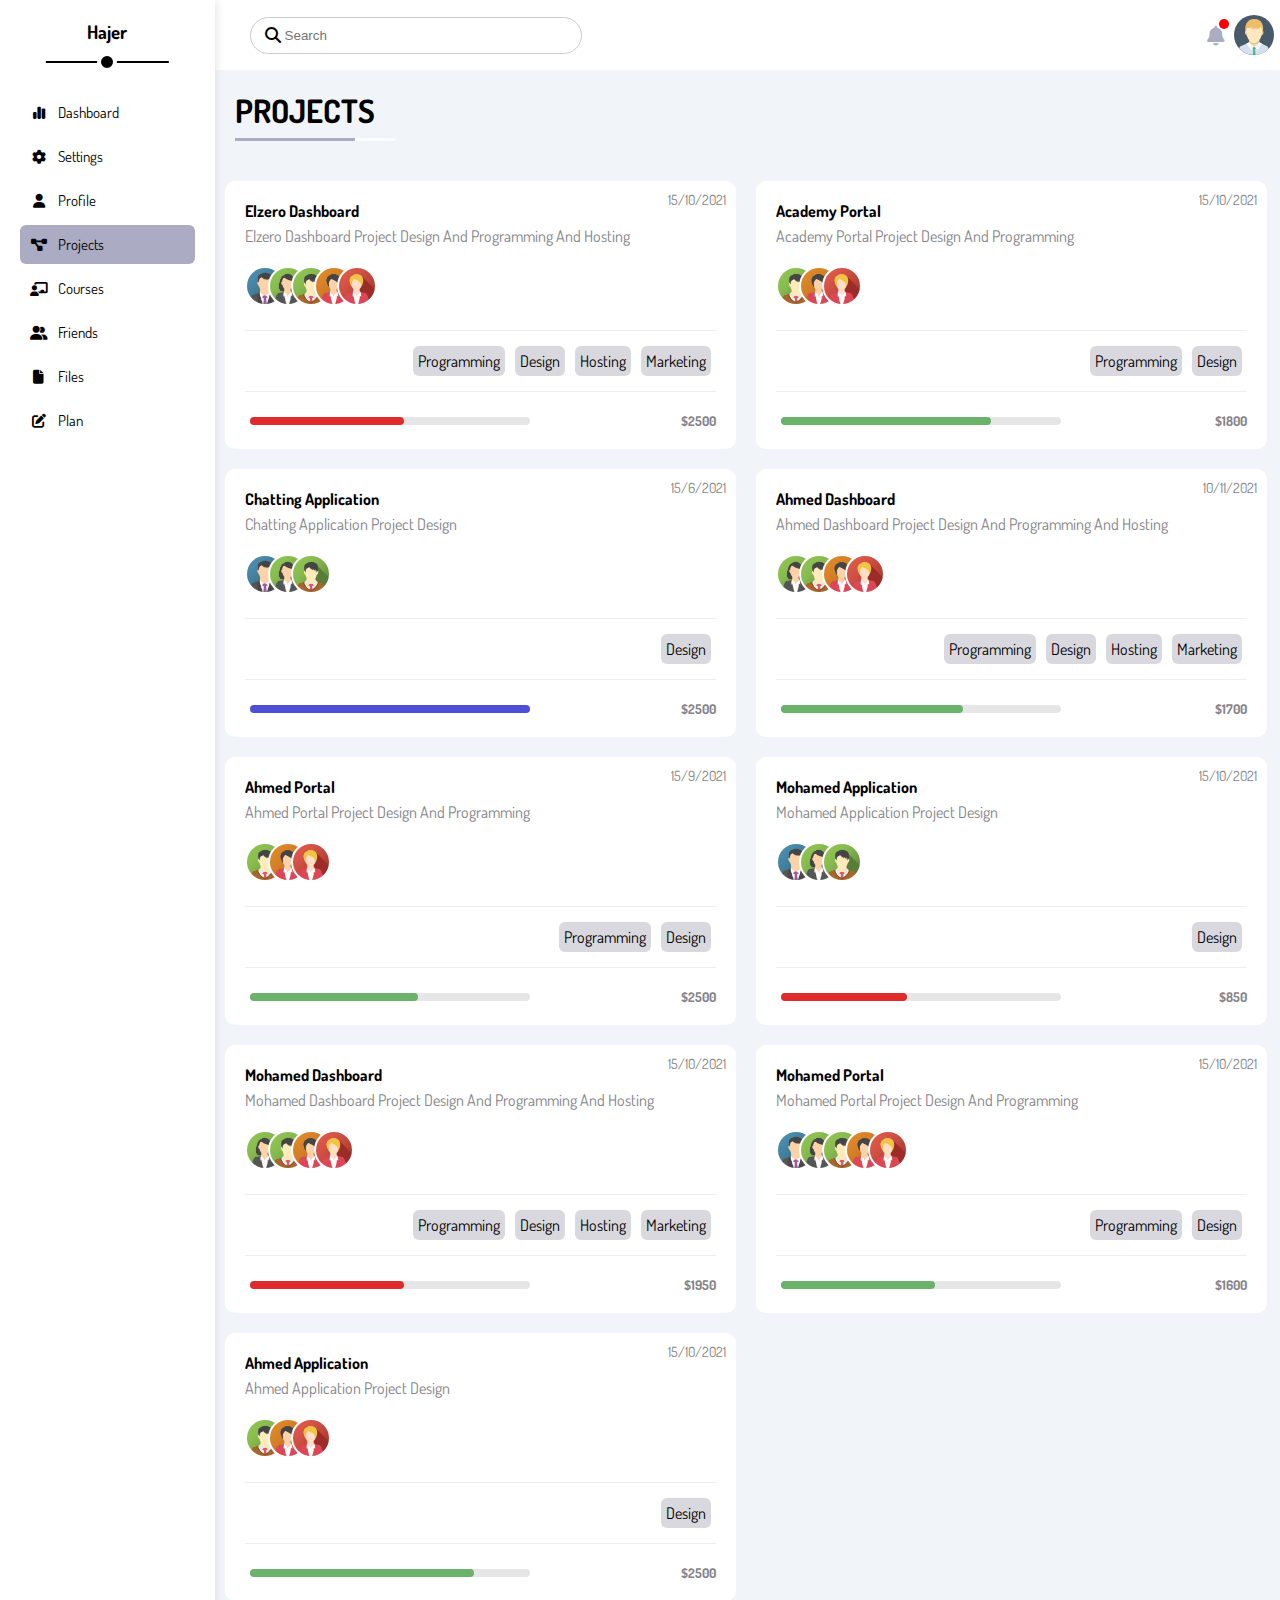
<file: Projects.html>
<!DOCTYPE html>
<html lang="en">
<head>
    <meta charset="UTF-8">
    <meta name="viewport" content="width=device-width, initial-scale=1.0">
    <title>Projects</title>
    <link rel="stylesheet" href="css/all.min.css" />
    <link rel="stylesheet" href="css/framework.css" />
    <link rel="stylesheet" href="css/main.css" />
    <link rel="preconnect" href="https://fonts.googleapis.com" />
    <link rel="preconnect" href="https://fonts.gstatic.com" crossorigin />
    <link
      href="https://fonts.googleapis.com/css2?family=Dosis:wght@200..800&display=swap"
      rel="stylesheet"
    />
</head>
<body>
    <div class="page d-flex">
        <!-- start sidebar -->
        <div class="sidebar bg-white p-20 p-rel">
          <h3 class="p-rel txt-cen mt-0">Hajer</h3>
          <ul class="ul-sty">
            <li>
              <a
                class=" d-flex al-cen fs-14 p-10 rad-6 c-black"
                href="index.html"
              >
                <i class="fa-solid fa-chart-simple fa-fw"></i>
                <span class="hide-for-mob">Dashboard</span>
              </a>
            </li>
            <li>
              <a class="  d-flex al-cen fs-14 p-10 rad-6 c-black" href="settings.html">
                <i class="fa-solid fa-gear fa-fw"></i>
                <span class="hide-for-mob">Settings</span>
              </a>
            </li>
            <li>
              <a class="d-flex al-cen fs-14 p-10 rad-6 c-black" href="Profile.html">
                <i class="fa-solid fa-user fa-fw"></i>
                <span class="hide-for-mob">Profile</span>
              </a>
            </li>
            <li>
              <a class=" active d-flex al-cen fs-14 p-10 rad-6 c-black" href="Projects.html">
                <i class="fa-solid fa-diagram-project fa-fw"></i>
                <span class="hide-for-mob">Projects</span>
              </a>
            </li>
            <li>
              <a class="d-flex al-cen fs-14 p-10 rad-6 c-black" href="Courses.html">
                <i class="fa-solid fa-chalkboard-user fa-fw"></i>
                <span class="hide-for-mob">Courses</span>
              </a>
            </li>
            <li>
              <a class="d-flex al-cen fs-14 p-10 rad-6 c-black" href="Friends.html">
                <i class="fa-solid fa-user-group fa-fw"></i>
                <span class="hide-for-mob">Friends</span>
              </a>
            </li>
            <li>
              <a class="d-flex al-cen fs-14 p-10 rad-6 c-black" href="Files.html">
                <i class="fa-solid fa-file fa-fw"></i>
                <span class="hide-for-mob">Files</span>
              </a>
            </li>
            <li>
              <a class="d-flex al-cen fs-14 p-10 rad-6 c-black" href="Plan.html">
                <i class="fa-solid fa-pen-to-square fa-fw"></i>
                <span class="hide-for-mob">Plan</span>
              </a>
            </li>
          </ul>
        </div>   
        <div class="content w-full ">
            <!-- start Header -->
            <div class="head bg-white p-15 fl-cen-bet">
              <div class="search p-rel">
                <input class="p-10" type="search" placeholder="Search" />
              </div>
              <div class="icons d-flex al-cen">
                <!-- <i class="fa-solid fa-magnifying-glass"></i> -->
                <span class="p-rel notification">
                  <i class="fa-solid fa-bell fa-lg"></i>
                </span>
                <img src="images/avatar.svg" alt="avatar " />
              </div>
            </div>
            <!-- end Header -->
            <h1 class="p-rel">Projects</h1>
            <div class="wrapper d-flex">

              <div class="project bg-white p-20 m-10 rad-10 p-rel">
              <span class="date c-gray fs-14">15/10/2021</span>
              <h4 class="mb-5">Elzero Dashboard</h4>
              <p class="c-gray mb-10">Elzero Dashboard Project Design And Programming And Hosting</p>
            <div class="team mt-20 mb-20">
                    <img src="images/team-01.png" alt=" avatar photo">
                    <img src="images/team-02.png" alt=" avatar photo">
                    <img src="images/team-03.png" alt=" avatar photo">
                    <img src="images/team-04.png" alt=" avatar photo">
                    <img src="images/team-05.png" alt="avatar photo">
            </div>
            <div class="details p-10 d-flex">
             <span class="p-5 bg-gray rad-6">Programming</span>
             <span class="p-5 bg-gray rad-6">Design</span>
             <span class="p-5 bg-gray rad-6">Hosting</span>
             <span class="p-5 bg-gray rad-6">Marketing</span>
            </div>
            <div class="info fl-cen-bet">
              <div class="level rad-10 p-rel">
                <span class="bg-red" style="width: 55%;"></span>
              </div>
              <span><h5 class="c-gray m-0">$2500</h5></span>
            </div>
           
            </div>

            <div class="project bg-white p-20 m-10 rad-10 p-rel">
              <span class="date c-gray fs-14">15/10/2021</span>
              <h4 class="mb-5">Academy Portal</h4>
              <p class="c-gray mb-10">Academy Portal Project Design And Programming</p>
            <div class="team mt-20 mb-20">
                    <img src="images/team-03.png" alt=" avatar photo">
                    <img src="images/team-04.png" alt=" avatar photo">
                    <img src="images/team-05.png" alt="avatar photo">
            </div>
            <div class="details p-10 d-flex">
             <span class="p-5 bg-gray rad-6">Programming</span>
             <span class="p-5 bg-gray rad-6">Design</span>
            </div>
            <div class="info fl-cen-bet">
              <div class="level rad-10 p-rel">
                <span class="bg-green" style="width: 75%;"></span>
              </div>
              <span><h5 class="c-gray m-0">$1800</h5></span>
            </div>
           
            </div>

            <div class="project bg-white p-20 m-10 rad-10 p-rel">
              <span class="date c-gray fs-14">15/6/2021</span>
              <h4 class="mb-5">Chatting Application</h4>
              <p class="c-gray mb-10">Chatting Application Project Design</p>
            <div class="team mt-20 mb-20">
                    <img src="images/team-01.png" alt=" avatar photo">
                    <img src="images/team-02.png" alt=" avatar photo">
                    <img src="images/team-03.png" alt=" avatar photo">
            </div>
            <div class="details p-10 d-flex">
             <span class="p-5 bg-gray rad-6">Design</span>
            </div>
            <div class="info fl-cen-bet">
              <div class="level rad-10 p-rel">
                <span class="bg-blue" style="width: 100%;"></span>
              </div>
              <span><h5 class="c-gray m-0">$2500</h5></span>
            </div>
           
            </div>

            <div class="project bg-white p-20 m-10 rad-10 p-rel">
              <span class="date c-gray fs-14">10/11/2021</span>
              <h4 class="mb-5">Ahmed Dashboard</h4>
              <p class="c-gray mb-10">Ahmed Dashboard Project Design And Programming And Hosting</p>
            <div class="team mt-20 mb-20">
                    <img src="images/team-02.png" alt=" avatar photo">
                    <img src="images/team-03.png" alt=" avatar photo">
                    <img src="images/team-04.png" alt=" avatar photo">
                    <img src="images/team-05.png" alt="avatar photo">
            </div>
            <div class="details p-10 d-flex">
             <span class="p-5 bg-gray rad-6">Programming</span>
             <span class="p-5 bg-gray rad-6">Design</span>
             <span class="p-5 bg-gray rad-6">Hosting</span>
             <span class="p-5 bg-gray rad-6">Marketing</span>
            </div>
            <div class="info fl-cen-bet">
              <div class="level rad-10 p-rel">
                <span class="bg-green" style="width: 65%;"></span>
              </div>
              <span><h5 class="c-gray m-0">$1700</h5></span>
            </div>
           
            </div>

            <div class="project bg-white p-20 m-10 rad-10 p-rel">
              <span class="date c-gray fs-14">15/9/2021</span>
              <h4 class="mb-5">Ahmed Portal</h4>
              <p class="c-gray mb-10">Ahmed Portal Project Design And Programming</p>
            <div class="team mt-20 mb-20">
                    
                    <img src="images/team-03.png" alt=" avatar photo">
                    <img src="images/team-04.png" alt=" avatar photo">
                    <img src="images/team-05.png" alt="avatar photo">
            </div>
            <div class="details p-10 d-flex">
             <span class="p-5 bg-gray rad-6">Programming</span>
             <span class="p-5 bg-gray rad-6">Design</span>
            </div>
            <div class="info fl-cen-bet">
              <div class="level rad-10 p-rel">
                <span class="bg-green" style="width: 60%;"></span>
              </div>
              <span><h5 class="c-gray m-0">$2500</h5></span>
            </div>
           
            </div>

            <div class="project bg-white p-20 m-10 rad-10 p-rel">
              <span class="date c-gray fs-14">15/10/2021</span>
              <h4 class="mb-5">Mohamed Application</h4>
              <p class="c-gray mb-10">Mohamed Application Project Design</p>
            <div class="team mt-20 mb-20">
                    <img src="images/team-01.png" alt=" avatar photo">
                    <img src="images/team-02.png" alt=" avatar photo">
                    <img src="images/team-03.png" alt=" avatar photo">
            </div>
            <div class="details p-10 d-flex">
             <span class="p-5 bg-gray rad-6">Design</span>
            </div>
            <div class="info fl-cen-bet">
              <div class="level rad-10 p-rel">
                <span class="bg-red" style="width: 45%;"></span>
              </div>
              <span><h5 class="c-gray m-0">$850</h5></span>
            </div>
           
            </div>

            <div class="project bg-white p-20 m-10 rad-10 p-rel">
              <span class="date c-gray fs-14">15/10/2021</span>
              <h4 class="mb-5">Mohamed Dashboard</h4>
              <p class="c-gray mb-10">Mohamed Dashboard Project Design And Programming And Hosting</p>
            <div class="team mt-20 mb-20">
                    <img src="images/team-02.png" alt=" avatar photo">
                    <img src="images/team-03.png" alt=" avatar photo">
                    <img src="images/team-04.png" alt=" avatar photo">
                    <img src="images/team-05.png" alt="avatar photo">
            </div>
            <div class="details p-10 d-flex">
             <span class="p-5 bg-gray rad-6">Programming</span>
             <span class="p-5 bg-gray rad-6">Design</span>
             <span class="p-5 bg-gray rad-6">Hosting</span>
             <span class="p-5 bg-gray rad-6">Marketing</span>
            </div>
            <div class="info fl-cen-bet">
              <div class="level rad-10 p-rel">
                <span class="bg-red" style="width: 55%;"></span>
              </div>
              <span><h5 class="c-gray m-0">$1950</h5></span>
            </div>
           
            </div>

            <div class="project bg-white p-20 m-10 rad-10 p-rel">
              <span class="date c-gray fs-14">15/10/2021</span>
              <h4 class="mb-5">Mohamed Portal</h4>
              <p class="c-gray mb-10">Mohamed Portal Project Design And Programming</p>
            <div class="team mt-20 mb-20">
                    <img src="images/team-01.png" alt=" avatar photo">
                    <img src="images/team-02.png" alt=" avatar photo">
                    <img src="images/team-03.png" alt=" avatar photo">
                    <img src="images/team-04.png" alt=" avatar photo">
                    <img src="images/team-05.png" alt="avatar photo">
            </div>
            <div class="details p-10 d-flex">
             <span class="p-5 bg-gray rad-6">Programming</span>
             <span class="p-5 bg-gray rad-6">Design</span>
            </div>
            <div class="info fl-cen-bet">
              <div class="level rad-10 p-rel">
                <span class="bg-green" style="width: 55%;"></span>
              </div>
              <span><h5 class="c-gray m-0">$1600</h5></span>
            </div>
           
            </div>

            <div class="project bg-white p-20 m-10 rad-10 p-rel">
              <span class="date c-gray fs-14">15/10/2021</span>
              <h4 class="mb-5">Ahmed Application</h4>
              <p class="c-gray mb-10">Ahmed Application Project Design</p>
            <div class="team mt-20 mb-20">
                    <img src="images/team-03.png" alt=" avatar photo">
                    <img src="images/team-04.png" alt=" avatar photo">
                    <img src="images/team-05.png" alt="avatar photo">
            </div>
            <div class="details p-10 d-flex">
             <span class="p-5 bg-gray rad-6">Design</span>
            </div>
            <div class="info fl-cen-bet">
              <div class="level rad-10 p-rel">
                <span class="bg-green" style="width: 80%;"></span>
              </div>
              <span><h5 class="c-gray m-0">$2500</h5></span>
            </div>
           
            </div>


        </div>
    </div>
    </div>
</body>
</html>
</file>
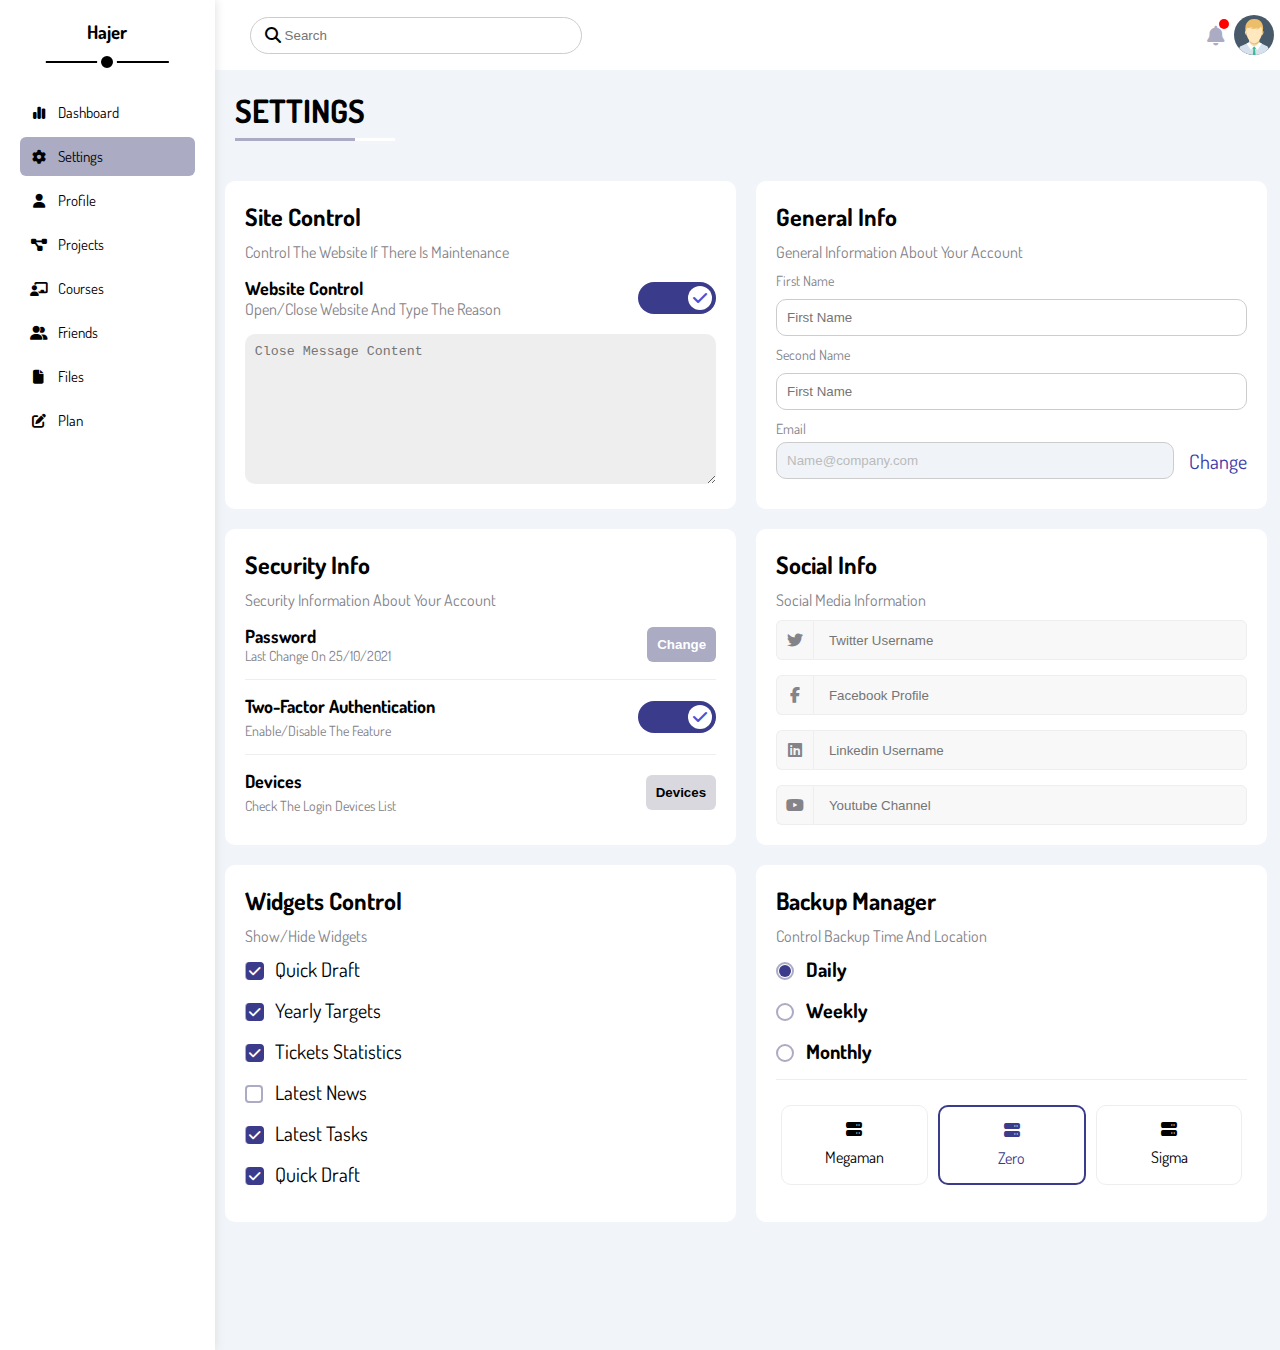
<file: settings.html>
<!DOCTYPE html>
<html lang="en">
  <head>
    <meta charset="UTF-8" />
    <meta name="viewport" content="width=device-width, initial-scale=1.0" />
    <title>Settings</title>
    <link rel="stylesheet" href="css/all.min.css" />
    <link rel="stylesheet" href="css/framework.css" />
    <link rel="stylesheet" href="css/main.css" />
    <link rel="preconnect" href="https://fonts.googleapis.com" />
    <link rel="preconnect" href="https://fonts.gstatic.com" crossorigin />
    <link
      href="https://fonts.googleapis.com/css2?family=Dosis:wght@200..800&display=swap"
      rel="stylesheet"
    />
  </head>
  <body>
    <div class="page d-flex">
      <!-- start sidebar -->
      <div class="sidebar bg-white p-20 p-rel">
        <h3 class="p-rel txt-cen mt-0">Hajer</h3>
        <ul class="ul-sty">
          <li>
            <a class="d-flex al-cen fs-14 p-10 rad-6 c-black" href="index.html">
              <i class="fa-solid fa-chart-simple fa-fw"></i>
              <span class="hide-for-mob">Dashboard</span>
            </a>
          </li>
          <li>
            <a
              class="active d-flex al-cen fs-14 p-10 rad-6 c-black"
              href="settings.html"
            >
              <i class="fa-solid fa-gear fa-fw"></i>
              <span class="hide-for-mob">Settings</span>
            </a>
          </li>
          <li>
            <a
              class="d-flex al-cen fs-14 p-10 rad-6 c-black"
              href="Profile.html"
            >
              <i class="fa-solid fa-user fa-fw"></i>
              <span class="hide-for-mob">Profile</span>
            </a>
          </li>
          <li>
            <a
              class="d-flex al-cen fs-14 p-10 rad-6 c-black"
              href="Projects.html"
            >
              <i class="fa-solid fa-diagram-project fa-fw"></i>
              <span class="hide-for-mob">Projects</span>
            </a>
          </li>
          <li>
            <a
              class="d-flex al-cen fs-14 p-10 rad-6 c-black"
              href="Courses.html"
            >
              <i class="fa-solid fa-chalkboard-user fa-fw"></i>
              <span class="hide-for-mob">Courses</span>
            </a>
          </li>
          <li>
            <a
              class="d-flex al-cen fs-14 p-10 rad-6 c-black"
              href="Friends.html"
            >
              <i class="fa-solid fa-user-group fa-fw"></i>
              <span class="hide-for-mob">Friends</span>
            </a>
          </li>
          <li>
            <a class="d-flex al-cen fs-14 p-10 rad-6 c-black" href="Files.html">
              <i class="fa-solid fa-file fa-fw"></i>
              <span class="hide-for-mob">Files</span>
            </a>
          </li>
          <li>
            <a class="d-flex al-cen fs-14 p-10 rad-6 c-black" href="Plan.html">
              <i class="fa-solid fa-pen-to-square fa-fw"></i>
              <span class="hide-for-mob">Plan</span>
            </a>
          </li>
        </ul>
      </div>
      <div class="content w-full">
        <!-- start Header -->
        <div class="head bg-white p-15 fl-cen-bet">
          <div class="search p-rel">
            <input class="p-10" type="search" placeholder="Search" />
          </div>
          <div class="icons d-flex al-cen">
            <!-- <i class="fa-solid fa-magnifying-glass"></i> -->
            <span class="p-rel notification">
              <i class="fa-solid fa-bell fa-lg"></i>
            </span>
            <img src="images/avatar.svg" alt="avatar " />
          </div>
        </div>
        <!-- end Header -->
        <h1 class="p-rel">Settings</h1>
        <div class="wrapper d-flex">
          <div class="site-control p-20 bg-white rad-10 m-10">
            <h2 class="mt-0 mb-10">Site Control</h2>
            <p class="c-gray">Control The Website If There Is Maintenance</p>
            <div class="option fl-cen-bet mt-15">
              <div>
                <span class="mt-0 mb-10 fs-18 fw-bold">Website Control</span>
                <p class="c-gray">Open/Close Website And Type The Reason</p>
              </div>
              <div>
                <label>
                  <input class="toggle-chechbox" type="checkbox" checked />
                  <div class="toggle-switch"></div>
                </label>
              </div>
            </div>
            <form>
              <textarea
                class="p-10 rad-10"
                placeholder="Close Message Content"
              ></textarea>
            </form>
          </div>

          <div class="general-info p-20 bg-white rad-10 m-10">
            <h2 class="mt-0 mb-10">General Info</h2>
            <p class="c-gray mb-10">General Information About Your Account</p>
            <div class="mb-10 d-flex fdir-col">
              <label class="mb-10 fs-14 c-gray d-block" for="name"
                >First Name</label
              >
              <input
                class="p-10 rad-10 b-ccc"
                id="first"
                type="text"
                placeholder="First Name"
              />
            </div>
            <div class="mb-10 d-flex fdir-col">
              <label class="mb-10 fs-14 c-gray d-block" for="name"
                >Second Name</label
              >
              <input
                class="p-10 rad-10 b-ccc"
                id="last"
                type="text"
                placeholder="First Name"
              />
            </div>
            <div class="mb-10 d-flex fdir-col email">
              <label class="mb-5 fs-14 c-gray d-block" for="email">Email</label>
              <div class="d-flex al-cen">
                <input
                  class="p-10 rad-10 b-ccc"
                  id="email"
                  type="email"
                  value="Name@company.com"
                  disabled
                />
                <a href="#" class="fs-20 c-blue ml-15">Change</a>
              </div>
            </div>
          </div>

          <div class="security-info p-20 bg-white rad-10 m-10">
            <h2 class="mt-0 mb-10">Security Info</h2>
            <p class="c-gray mt-5 mb-15">
              Security Information About Your Account
            </p>
            <div class="option fl-cen-bet mb-15 pb-15">
              <div>
                <span class="mt-0 mb-10 fs-18 fw-bold">Password</span>
                <p class="c-gray fs-14">Last Change On 25/10/2021</p>
              </div>
              <input
                class="p-10 rad-6 bg-basic c-white b-none btn fw-bold"
                type="button"
                value="Change"
              />
            </div>

            <div class="option fl-cen-bet mb-15 pb-15">
              <div>
                <span class="mt-0 mb-10 fs-18 fw-bold"
                  >Two-Factor Authentication</span
                >
                <p class="c-gray fs-14 mt-5">Enable/Disable The Feature</p>
              </div>

              <label>
                <input class="toggle-chechbox" type="checkbox" checked />
                <div class="toggle-switch"></div>
              </label>
            </div>

            <div class="option fl-cen-bet">
              <div>
                <span class="mt-0 mb-10 fs-18 fw-bold">Devices</span>
                <p class="c-gray fs-14 mt-5">Check The Login Devices List</p>
              </div>

              <input
                class="p-10 rad-6 bg-gray fw-bold btn c-black b-none"
                type="button"
                value="Devices"
              />
            </div>
          </div>

          <div class="social-info p-20 bg-white rad-10 m-10">
            <h2 class="mt-0 mb-10">Social Info</h2>
            <p class="c-gray mb-10">Social Media Information</p>

            <div class="box d-flex al-cen mb-15">
             <i class="fa-brands fa-twitter fl-cen c-gray twt"></i> 
            <input class="w-full" placeholder="Twitter Username" type="text" />
            </div>

            <div class=" box d-flex al-cen mb-15">
              <i class="fa-brands fa-facebook-f fl-cen c-gray fb"></i> 
             <input class="w-full" placeholder="Facebook Profile" type="text" />
             </div>

             <div class="box d-flex al-cen mb-15">
              <i class="fa-brands fa-linkedin fl-cen c-gray lin"></i> 
             <input class="w-full" placeholder="Linkedin Username" type="text" />
             </div>

             <div class="box d-flex al-cen mb-15">
              <i class="fa-brands fa-youtube fl-cen c-gray ytube"></i> 
             <input class="w-full" placeholder="Youtube Channel" type="text" />
             </div>

            
            
          </div>

          <div class="widgets-control p-20 bg-white rad-10 m-10">
            <h2 class="mt-0 mb-10">Widgets Control</h2>
            <p class="c-gray mb-10">Show/Hide Widgets</p>

            <div class="control d-flex al-cen mb-15">
              <input type="checkbox" id="one" checked>
              <label for="one">Quick Draft</label>
            </div>

            <div class="control d-flex al-cen mb-15">
              <input type="checkbox" id="two" checked>
              <label for="two">Yearly Targets</label>
            </div>
            
            <div class="control d-flex al-cen mb-15">
              <input type="checkbox" id="three" checked>
              <label for="three">Tickets Statistics</label>
            </div>
            
            <div class="control d-flex al-cen mb-15">
              <input type="checkbox" id="four">
              <label for="four">Latest News</label>
            </div>
            
            <div class="control d-flex al-cen mb-15">
              <input type="checkbox" id="five" checked>
              <label for="five">Latest Tasks</label>
            </div>
            
            <div class="control d-flex al-cen mb-15">
              <input type="checkbox" id="six" checked>
              <label for="six">Quick Draft</label>
            </div>

          </div>

          <div class="backup p-20 bg-white rad-10 m-10">
            <h2 class="mt-0 mb-10">Backup Manager</h2>
            <p class="c-gray mb-10">Control Backup Time And Location</p>

            <div class="backup-option d-flex al-cen mb-15">
              <input type="radio" name="time" id="day" checked>
              <label class="fw-bold" for="day">Daily</label>
            </div>

            <div class="backup-option d-flex al-cen mb-15">
              <input type="radio" name="time" id="week" >
              <label class="fw-bold" for="week">Weekly</label>
            </div>
            
            <div class="backup-option d-flex al-cen mb-15">
              <input type="radio" name="time" id="month" >
              <label class="fw-bold" for="month">Monthly</label>
            </div>

            <div class="servers d-flex al-cen txt-cen">
            <input type="radio" name="servers" id="Megaman">
            <div class="server mb-15 rad-10 w-full">
             <label class="d-block m-15" for="Megaman">
             <i class="fa-solid fa-server d-block mb-10"></i>
             Megaman
            </label>
            </div>

            <input type="radio" name="servers" id="Zero" checked>
            <div class="server mb-15 rad-10 w-full">
             <label class="d-block m-15" for="Zero">
             <i class="fa-solid fa-server d-block mb-10"></i>
             Zero
            </label>
            </div>

            <input type="radio" name="servers" id="Sigma">
            <div class="server mb-15 rad-10 w-full">
             <label class="d-block m-15" for="Sigma">
             <i class="fa-solid fa-server d-block mb-10"></i>
             Sigma
            </label>
            </div>
         
          </div>
            
            </div>

          </div>
        </div>
      </div>
    </div>
  </body>
</html>
</file>
<file: css/framework.css>
/*Start Box*/
.d-flex {
  display: flex;
}
.d-block {
  display: block;
}
.al-cen {
  align-items: center;
}
.just-bet {
  justify-content: space-between;
}
.fdir-col {
  flex-direction: column;
}
.fdir-r {
  flex-direction: row;
}

.f-wrap {
  flex-wrap: wrap;
}
.jus-cen {
  justify-content: center;
}
.gap-20 {
  gap: 20px;
}
/* start com*/
.fl-cen-bet {
  display: flex;
  align-items: center;
  justify-content: space-between;
}
.fl-cen {
  display: flex;
  align-items: center;
  justify-content: center;
}
.btn {
  background-color: rgb(58, 58, 167);
  color: white;
  width: fit-content;
  border: none;
  cursor: pointer;
}

.money {
  .icon {
    background-color: rgba(58, 58, 167, 0.202);
    width: 80px;
    height: 80px;
    margin-right: 15px;
  }
  .progress {
    background-color: rgba(58, 58, 167, 0.202);
  }
  .blue {
    background-color: blue;
  }
}

.project {
  .icon {
    background-color: rgba(204, 103, 35, 0.202);
    width: 80px;
    height: 80px;
    margin-right: 15px;
  }
  .progress {
    background-color: rgba(204, 103, 35, 0.202);
  }
  .orange {
    background-color: orange;
  }
}

.team {
  .icon {
    background-color: rgba(33, 182, 62, 0.202);
    width: 80px;
    height: 80px;
    margin-right: 15px;
  }
  .progress {
    background-color: rgba(33, 182, 62, 0.202);
  }
  .green {
    background-color: green;
  }
}

/*end com */

/*end Box*/

/*start bg*/
.bg-white {
  background-color: white;
}

.bg-gray {
  background-color: #d8d8de;
}
.c-black {
  color: black;
}

.c-gray {
  color: #838389;
}
.bg-basic {
  background-color: #ababc4;
}

.bg-blue {
  background-color: #4f4fd5;
}

.bg-lblue {
  background-color: #1da1f2;
}

.bg-mblue {
  background-color: #1877f2;
}

.bg-orange {
  background-color: #ff9e43;
}

.bg-green {
  background-color: rgb(106, 178, 106);
}

.bg-yellow {
  background-color: yellow;
}

.bg-red {
  background-color: rgb(223, 43, 43);
}
.c-blue {
  color: rgb(58, 58, 167);
}

.c-white {
  color: white;
}

.c-orange {
  color: orange;
}

.c-green {
  color: green;
}

.c-red {
  color: red;
}

/*end bg*/

/* positions start */
.p-rel {
  position: relative;
}
.p-abs {
  position: absolute;
}
.p-fix {
  position: fixed;
}

/* positions end */

/*paddig + margin start*/
.m-auto {
  margin: auto;
}
.m-0 {
  margin: 0px;
}
.mt-0 {
  margin-top: 0px;
}

.mb-0 {
  margin-bottom: 0px;
}
.p-5 {
  padding: 5px;
}
.mt-5 {
  margin-top: 5px;
}
.mb-5 {
  margin-bottom: 5px;
}
.p-10 {
  padding: 10px;
}
.m-10 {
  margin: 10px;
}
.mt-10 {
  margin-top: 10px;
}
.pt {
  padding-top: 10px;
}
.ml-10 {
  margin-left: 10px;
}
.ml-15 {
  margin-left: 15px;
}
.ml-20 {
  margin-left: 20px;
}
.mb-10 {
  margin-bottom: 10px;
}

.mr-10 {
  margin-right: 10px;
}
.mt-15 {
  margin-top: 15px;
}
.mr-15 {
  margin-right: 15px;
}
.mb-15 {
  margin-bottom: 15px;
}
.p-15 {
  padding: 15px;
}
.m-15 {
  margin: 15px;
}
.pl-15 {
  padding-left: 15px;
}

.mb-15 {
  margin-bottom: 15px;
}
.pb-15 {
  padding-bottom: 15px;
}
.p-20 {
  padding: 20px;
}
.m-20 {
  margin: 20px;
}
.mt-20 {
  margin-top: 20px;
}
.mt-25 {
  margin-top: 25px;
}
.mb-20 {
  margin-bottom: 20px;
}
.mb-25 {
  margin-bottom: 25px;
}
/*paddig + margin end*/

/* Text start*/
.txt-cen {
  text-align: center;
}
.fs-14 {
  font-size: 14px;
}

.fs-18 {
  font-size: 18px;
}
.fs-25 {
  font-size: 25px;
}

.fs-20 {
  font-size: 20px;
}

.fw-bold {
  font-weight: bold;
}
/* Text end*/

/*list style start*/
.ul-sty {
  list-style: none;
  padding: 0;
}
/*list style end*/

/*rounded start*/
.rad-6 {
  border-radius: 6px;
}

.rad-10 {
  border-radius: 10px;
}

.rad-half {
  border-radius: 50%;
}
/*rounded end*/

.b-ccc {
  border: 1px solid #ccc;
}
.b-none {
  border: none;
}

/* width start*/
.w-full {
  width: 100%;
}
.h-full {
  height: 100%;
}

.w-fit {
  width: fit-content;
}
/* width end*/

@keyframes ch-bg-color {
  from {
    background-color: #4f4fd5;
  }
  to {
    background-color: white;
  }
}

@keyframes go-up {
  0% {
    transform: translateY(0);
  }
  50% {
    transform: translateY(-3px);
  }
  100% {
    transform: translateY(0);
  }
}
@media (max-width: 700px) {
  .hide-for-mob {
    display: none;
  }
}

@media (max-width: 1115px) {
  .search {
    input {
      &::placeholder {
        opacity: 0;
      }
    }
  }
}
</file>
<file: css/main.css>
* {
  padding: 0;
  margin: 0;
  box-sizing: border-box;
}

*:focus {
  overflow: hidden;
}

a {
  text-decoration: none;
}

/* for change scrolbar style*/
::-webkit-scrollbar {
  width: 15px;
}

::-webkit-scrollbar-track {
  background-color: white;
}

::-webkit-scrollbar-thumb {
  background-color: #ababc4;
}

body {
  font-family: "Dosis", sans-serif;
  font-optical-sizing: auto;
  font-style: normal;
  background-color: #f1f5f9;
}
body .page {
  min-height: 150vh;
}
body .page .sidebar {
  width: 250px;
  box-shadow: 0 0 10px #ddd;
}
body .page .sidebar h3 {
  margin-bottom: 50px;
}
body .page .sidebar h3::before {
  content: "";
  background-color: black;
  width: 70%;
  height: 2px;
  position: absolute;
  bottom: -20px;
  transform: translateX(-50%);
  left: 50%;
}
body .page .sidebar h3::after {
  content: "";
  background-color: black;
  width: 12px;
  height: 12px;
  position: absolute;
  bottom: -29px;
  transform: translateX(-50%);
  left: 50%;
  border-radius: 50%;
  border: 4px solid white;
}
body .page .sidebar ul li a {
  transition: 0.3s;
  margin-bottom: 5px;
}
body .page .sidebar ul li a:hover, body .page .sidebar ul li a.active {
  background-color: rgb(171, 171, 196);
}
body .page .sidebar ul li a span {
  font-size: 15px;
  margin-left: 10px;
}
body .page .content {
  overflow-x: hidden;
}
body .page .content .head .search {
  width: 40%;
}
body .page .content .head .search::before {
  font-family: var(--fa-style-family-classic);
  content: "\f002";
  font-weight: 900;
  position: absolute;
  left: 5%;
  top: 50%;
  transform: translateY(-50%);
  padding-left: 15px;
}
body .page .content .head .search input {
  border-radius: 20px;
  border: 1px solid #ccc;
  margin-left: 5%;
  width: 80%;
  padding-left: 8%;
  transition: width 0.3s;
}
body .page .content .head .search input:focus {
  outline-color: #ababc4;
  width: 100%;
}
body .page .content .head .search input:focus::-moz-placeholder {
  opacity: 0;
}
body .page .content .head .search input:focus::placeholder {
  opacity: 0;
}
body .page .content .head .icons .notification i {
  color: #ababc4;
  cursor: pointer;
}
body .page .content .head .icons .notification::before {
  content: "";
  position: absolute;
  width: 10px;
  height: 10px;
  background-color: red;
  border-radius: 50%;
  right: -20%;
  top: -30%;
}
body .page .content .head .icons img {
  width: 40px;
  height: 40px;
  margin-left: 15%;
  cursor: pointer;
}
body .page .content h1 {
  color: black;
  text-transform: uppercase;
  margin: 20px 20px 40px;
}
body .page .content h1::before, body .page .content h1::after {
  content: "";
  height: 3px;
  position: absolute;
  bottom: -10px;
  left: 0;
}
body .page .content h1::before {
  background-color: white;
  width: 160px;
}
body .page .content h1::after {
  background-color: #ababc4;
  width: 120px;
}
body .page .content .wrapper {
  flex-wrap: wrap;
}
body .page .content .wrapper .welcome {
  width: 48%;
}
body .page .content .wrapper .welcome .avatar {
  width: 65px;
  height: 65px;
  border: 2px solid white;
  border-radius: 50%;
  box-shadow: 0px 0px 5px #ddd;
  padding: 3px;
  margin-left: 20px;
  margin-top: -32px;
}
body .page .content .wrapper .welcome .intro {
  width: 100%;
  background-color: #eeeeee;
  justify-content: space-between;
  border-radius: 10px 10px 0 0;
}
body .page .content .wrapper .welcome .intro p {
  padding-top: 5%;
  padding-left: 5%;
  font-size: 25px;
}
body .page .content .wrapper .welcome .intro img {
  width: 200px;
}
body .page .content .wrapper .welcome .body {
  background-color: white;
  border-top: 1px solid #d8d8de;
  border-bottom: 1px solid #d8d8de;
}
body .page .content .wrapper .welcome .body span {
  font-size: 14px;
}
body .page .content .wrapper .welcome .visit {
  margin: 0 15px 10px auto;
}
body .page .content .wrapper .quick-draft {
  width: 48%;
}
body .page .content .wrapper .quick-draft form input[type=text],
body .page .content .wrapper .quick-draft form textarea {
  background-color: #eeeeee;
  width: 100%;
  border: none;
}
body .page .content .wrapper .quick-draft form textarea {
  height: 130px;
}
body .page .content .wrapper .quick-draft form input[type=submit] {
  margin: 10px 15px 0px auto;
}
body .page .content .wrapper .yearly-targets {
  width: 48%;
  padding-bottom: 0;
}
body .page .content .wrapper .yearly-targets .target .details {
  flex: 1;
}
body .page .content .wrapper .yearly-targets .target .details .progress {
  height: 5px;
}
body .page .content .wrapper .yearly-targets .target .details .progress .blue span::after {
  border-top-color: blue;
}
body .page .content .wrapper .yearly-targets .target .details .progress .orange span::after {
  border-top-color: orange;
}
body .page .content .wrapper .yearly-targets .target .details .progress .green span::after {
  border-top-color: green;
}
body .page .content .wrapper .yearly-targets .target .details .progress > span {
  position: absolute;
  left: 0;
  top: 0;
  height: 100%;
}
body .page .content .wrapper .yearly-targets .target .details .progress > span span {
  position: absolute;
  bottom: 16px;
  right: -16px;
  color: white;
  font-size: 12px;
  padding: 5px 7px;
  border-radius: 3px;
}
body .page .content .wrapper .yearly-targets .target .details .progress > span span::after {
  content: "";
  position: absolute;
  border-color: transparent;
  border-width: 5px;
  border-style: solid;
  bottom: -10px;
  right: 13px;
}
body .page .content .wrapper .tickets {
  width: 48%;
}
body .page .content .wrapper .tickets .box {
  border: 1px solid #d8d8de;
  width: 45%;
}
body .page .content .wrapper .latest-news {
  width: 48%;
}
body .page .content .wrapper .latest-news .new-row img {
  width: 120px;
  border-radius: 12px;
  margin-right: 15px;
}
body .page .content .wrapper .latest-news .new-row .info {
  flex: 1;
}
body .page .content .wrapper .latest-news .new-row:not(:last-of-type) {
  border-bottom: 1px solid #d8d8de;
  margin-bottom: 20px;
  padding-bottom: 20px;
}
body .page .content .wrapper .latest-tasks {
  width: 48%;
}
body .page .content .wrapper .latest-tasks .done {
  opacity: 0.3;
  text-decoration: line-through;
}
body .page .content .wrapper .latest-tasks .task-row .info {
  flex: 1;
}
body .page .content .wrapper .latest-tasks .task-row .delete:hover {
  color: red;
}
body .page .content .wrapper .latest-tasks .task-row:not(:last-of-type) {
  border-bottom: 1px solid #d8d8de;
  margin-bottom: 20px;
  padding-bottom: 20px;
}
body .page .content .wrapper .top-search {
  width: 48%;
}
body .page .content .wrapper .top-search .search-row {
  justify-content: space-between;
}
body .page .content .wrapper .top-search .search-row:not(:last-of-type) {
  margin-bottom: 20px;
  padding-bottom: 20px;
}
body .page .content .wrapper .top-search .search-row:first-of-type {
  padding-bottom: 0px;
  opacity: 0.4;
}
body .page .content .wrapper .latest-uploads {
  width: 48%;
}
body .page .content .wrapper .latest-uploads .upload-row img {
  width: 40px;
  border-radius: 12px;
  margin-right: 15px;
}
body .page .content .wrapper .latest-uploads .upload-row .info {
  flex: 1;
}
body .page .content .wrapper .latest-uploads .upload-row:not(:last-of-type) {
  border-bottom: 1px solid #d8d8de;
  margin-bottom: 10px;
  padding-bottom: 20px;
}
body .page .content .wrapper .Last-project {
  width: 48%;
}
body .page .content .wrapper .Last-project ul::before {
  content: "";
  position: absolute;
  width: 2px;
  height: 100%;
  background-color: #4f4fd5;
  left: 11px;
}
body .page .content .wrapper .Last-project ul li::before {
  content: "";
  width: 20px;
  height: 20px;
  display: block;
  border-radius: 50%;
  background-color: white;
  border: 2px solid white;
  outline: 2px solid #4f4fd5;
  margin-right: 20px;
  z-index: 1;
}
body .page .content .wrapper .Last-project ul .done::before {
  background-color: #4f4fd5;
}
body .page .content .wrapper .Last-project ul .current::before {
  animation: ch-bg-color 0.8s infinite alternate;
}
body .page .content .wrapper .Last-project .project-img {
  position: absolute;
  width: 180px;
  right: 0;
  bottom: 5px;
  opacity: 0.3;
}
body .page .content .wrapper .reminders {
  width: 48%;
}
body .page .content .wrapper .reminders ul li .key {
  width: 15px;
  height: 15px;
}
body .page .content .wrapper .reminders ul li .blue {
  border-left: 2px solid #4f4fd5;
}
body .page .content .wrapper .reminders ul li .yellow {
  border-left: 2px solid yellow;
}
body .page .content .wrapper .reminders ul li .green {
  border-left: 2px solid rgb(106, 178, 106);
}
body .page .content .wrapper .reminders ul li .orange {
  border-left: 2px solid #ff9e43;
}
body .page .content .wrapper .latest-post {
  width: 48%;
}
body .page .content .wrapper .latest-post .post-row img {
  width: 65px;
  height: 65px;
  border: 2px solid white;
  border-radius: 50%;
  box-shadow: 0px 0px 5px #ddd;
  padding: 3px;
  margin-right: 15px;
}
body .page .content .wrapper .latest-post .post {
  border-top: 1px solid #d8d8de;
  border-bottom: 1px solid #d8d8de;
}
body .page .content .wrapper .social-media-stats {
  width: 48%;
}
body .page .content .wrapper .social-media-stats .social-row {
  padding-left: 80px;
}
body .page .content .wrapper .social-media-stats .social-row i {
  position: absolute;
  left: 0;
  top: 0;
  width: 59px;
  height: 59px;
  transition: 0.3;
}
body .page .content .wrapper .social-media-stats .social-row i:hover {
  transform: rotate(5deg);
}
body .page .content .wrapper .social-media-stats .twt {
  background-color: rgba(29, 160, 242, 0.231372549);
  color: #1da1f2;
}
body .page .content .wrapper .social-media-stats .twt i,
body .page .content .wrapper .social-media-stats .twt a {
  background-color: #1da1f2;
}
body .page .content .wrapper .social-media-stats .facebook {
  background-color: rgba(24, 118, 242, 0.168627451);
  color: #4f4fd5;
}
body .page .content .wrapper .social-media-stats .facebook i,
body .page .content .wrapper .social-media-stats .facebook a {
  background-color: #4f4fd5;
}
body .page .content .wrapper .social-media-stats .youtube {
  background-color: rgba(255, 0, 0, 0.1764705882);
  color: #ff0000;
}
body .page .content .wrapper .social-media-stats .youtube i,
body .page .content .wrapper .social-media-stats .youtube a {
  background-color: #ff0000;
}
body .page .content .wrapper .social-media-stats .Lin {
  background-color: rgba(0, 118, 181, 0.2039215686);
  color: #0077b5;
}
body .page .content .wrapper .social-media-stats .Lin i,
body .page .content .wrapper .social-media-stats .Lin a {
  background-color: #0077b5;
}
body .page .content .wrapper .site-control {
  width: 48%;
}
body .page .content .wrapper .site-control form textarea {
  background-color: #eeeeee;
  width: 100%;
  border: none;
  height: 150px;
  margin-top: 15px;
}
body .page .content .wrapper .general-info {
  width: 48%;
}
body .page .content .wrapper .general-info .email input[type=email] {
  width: 85%;
}
body .page .content .wrapper .general-info .email input[type=email]:disabled {
  cursor: no-drop;
  background-color: #f0f4f8;
  color: #bbb;
}
body .page .content .wrapper .security-info {
  width: 48%;
  padding-bottom: 0;
}
body .page .content .wrapper .security-info .option:not(:last-of-type) {
  border-bottom: 1px solid #eee;
}
body .page .content .wrapper .social-info {
  width: 48%;
  padding-bottom: 5px;
}
body .page .content .wrapper .social-info .box:focus-within .twt {
  background-color: #1da1f2;
  color: white;
}
body .page .content .wrapper .social-info .box:focus-within .fb {
  background-color: #4f4fd5;
  color: white;
}
body .page .content .wrapper .social-info .box:focus-within .lin {
  background-color: #0077b5;
  color: white;
}
body .page .content .wrapper .social-info .box:focus-within .ytube {
  background-color: #ff0000;
  color: white;
}
body .page .content .wrapper .social-info .box i {
  width: 40px;
  height: 40px;
  border: 1px solid #eee;
  background-color: rgba(238, 238, 238, 0.3960784314);
  border-right: none;
  border-radius: 6px 0 0 6px;
  transition: 0.3s;
}
body .page .content .wrapper .social-info .box input {
  height: 40px;
  background-color: rgba(238, 238, 238, 0.3960784314);
  border: 1px solid #eee;
  padding-left: 15px;
  border-radius: 0 6px 6px 0;
}
body .page .content .wrapper .widgets-control {
  width: 48%;
}
body .page .content .wrapper .widgets-control .control {
  font-size: 20px;
}
body .page .content .wrapper .widgets-control .control input[type=checkbox] {
  -wibkit-appearance: none;
  -webkit-appearance: none;
     -moz-appearance: none;
          appearance: none;
  display: none;
}
body .page .content .wrapper .widgets-control .control input[type=checkbox]:checked + label::after {
  transform: scale(1);
}
body .page .content .wrapper .widgets-control .control label {
  padding-left: 30px;
  cursor: pointer;
  position: relative;
}
body .page .content .wrapper .widgets-control .control label:hover::before {
  border-color: #3b3b8b;
}
body .page .content .wrapper .widgets-control .control label::before {
  content: "";
  position: absolute;
  left: 0;
  top: 50%;
  width: 14px;
  height: 14px;
  border: 2px solid #ababc4;
  border-radius: 4px;
  margin-top: -7px;
}
body .page .content .wrapper .widgets-control .control label::after {
  font-family: var(--fa-style-family-classic);
  content: "\f00c";
  font-weight: 900;
  position: absolute;
  left: 1px;
  top: 50%;
  margin-top: -7px;
  color: white;
  background-color: #3b3b8b;
  font-size: 13px;
  width: 18px;
  height: 18px;
  display: flex;
  align-items: center;
  justify-content: center;
  transform: scale(0) rotate(360deg);
  transition: 0.3s;
  border-radius: 4px;
}
body .page .content .wrapper .backup {
  width: 48%;
}
body .page .content .wrapper .backup input {
  -wibkit-appearance: none;
  -webkit-appearance: none;
     -moz-appearance: none;
          appearance: none;
  display: none;
}
body .page .content .wrapper .backup .backup-option {
  font-size: 20px;
}
body .page .content .wrapper .backup .backup-option input:checked + label::after {
  transform: scale(1);
}
body .page .content .wrapper .backup .backup-option label {
  padding-left: 30px;
  cursor: pointer;
  position: relative;
}
body .page .content .wrapper .backup .backup-option label::before {
  content: "";
  position: absolute;
  left: 0;
  top: 50%;
  width: 14px;
  height: 14px;
  border: 2px solid #ababc4;
  border-radius: 50%;
  margin-top: -7px;
}
body .page .content .wrapper .backup .backup-option label::after {
  content: "";
  position: absolute;
  left: 3px;
  top: 50%;
  margin-top: -4px;
  background-color: #3b3b8b;
  font-size: 13px;
  width: 12px;
  height: 12px;
  display: flex;
  align-items: center;
  justify-content: center;
  border-radius: 50%;
  transform: scale(0);
  transition: 0.3s;
}
body .page .content .wrapper .backup .servers {
  border-top: 1px solid #eee;
  padding-top: 20px;
}
body .page .content .wrapper .backup .servers input[type=radio] {
  transition: 0.3s;
}
body .page .content .wrapper .backup .servers input[type=radio]:checked + .server {
  border: 2px solid #3b3b8b;
  color: #3b3b8b;
}
body .page .content .wrapper .backup .servers .server {
  border: 1px solid #eee;
  position: relative;
  margin: 5px;
  height: 80px;
}
body .page .content .wrapper .backup .servers .server .label {
  cursor: pointer;
}
body .page .content .wrapper .overview {
  width: 100%;
}
body .page .content .wrapper .overview .avatar-box {
  display: flex;
  flex-direction: column;
  justify-content: center;
  align-items: center;
  border-right: 1px solid #eee;
  width: 50%;
}
body .page .content .wrapper .overview .avatar-box img {
  width: 120px;
  height: 120px;
}
body .page .content .wrapper .overview .avatar-box .level {
  height: 6px;
  width: 50%;
  margin: 15px auto;
  background-color: rgba(170, 170, 170, 0.2980392157);
}
body .page .content .wrapper .overview .avatar-box .level span {
  width: 50%;
  position: absolute;
  left: 0;
  height: 100%;
  background-color: #ababc4;
  border-radius: 10px;
}
body .page .content .wrapper .overview .info-box {
  width: 100%;
}
body .page .content .wrapper .overview .info-box .row {
  font-weight: normal;
  flex-wrap: wrap;
  transition: 0.3s;
}
body .page .content .wrapper .overview .info-box .row:not(:last-of-type) {
  border-bottom: 1px solid #eee;
}
body .page .content .wrapper .overview .info-box .row > div {
  min-width: 30%;
  margin-top: 15px;
}
body .page .content .wrapper .overview .info-box .row > div label {
  width: 100%;
}
body .page .content .wrapper .overview .info-box .row > div label .toggle-switch {
  height: 25px;
  width: 72px;
}
body .page .content .wrapper .overview .info-box .row > div label .toggle-switch::before {
  height: 18px;
  width: 18px;
  font-size: 13px;
}
body .page .content .wrapper .overview .info-box .row:hover {
  background-color: rgba(204, 204, 204, 0.1921568627);
}
body .page .content .wrapper .other-data {
  width: 100%;
}
body .page .content .wrapper .other-data .skills {
  width: 30%;
}
body .page .content .wrapper .other-data .skills ul {
  flex-wrap: wrap;
  list-style: none;
}
body .page .content .wrapper .other-data .skills ul:not(:last-of-type) {
  border-bottom: 1px solid #eee;
  padding-bottom: 15px;
}
body .page .content .wrapper .other-data .last-activities {
  width: 100%;
}
body .page .content .wrapper .other-data .last-activities .new-row {
  padding: 20px;
}
body .page .content .wrapper .other-data .last-activities .new-row:not(:last-of-type) {
  border-bottom: 1px solid #eee;
}
body .page .content .wrapper .other-data .last-activities .new-row img {
  width: 75px;
  margin-right: 15px;
}
body .page .content .wrapper .other-data .last-activities .new-row .info {
  flex: 1;
}
body .page .content .wrapper .other-data .last-activities .new-row .time {
  text-align: end;
}
body .page .content .wrapper .project {
  width: 48%;
}
body .page .content .wrapper .project .date {
  position: absolute;
  right: 10px;
  top: 10px;
}
body .page .content .wrapper .project .team img {
  position: relative;
  width: 40px;
  height: 40px;
  padding: 2px;
  background-color: white;
  border-radius: 50%;
}
body .page .content .wrapper .project .team img:not(:first-of-type) {
  margin-left: -20px;
}
body .page .content .wrapper .project .team img:hover {
  z-index: 1;
  box-shadow: 5px 5px 10px #b288b6;
}
body .page .content .wrapper .project .details {
  padding: 10px 0 10px 0;
  border-top: 1px solid #eee;
  border-bottom: 1px solid #eee;
  justify-content: flex-end;
}
body .page .content .wrapper .project .details .rad-6 {
  margin: 5px;
}
body .page .content .wrapper .project .info {
  margin: 20px 0 0 5px;
}
body .page .content .wrapper .project .info .level {
  height: 8px;
  width: 60%;
  background-color: rgba(170, 170, 170, 0.2980392157);
}
body .page .content .wrapper .project .info .level span {
  position: absolute;
  left: 0;
  height: 100%;
  border-radius: 10px;
}
body .page .content .wrapper .course {
  width: 31%;
}
body .page .content .wrapper .course .cover {
  width: 100%;
  border-radius: 10px 10px 0 0;
}
body .page .content .wrapper .course .avatar {
  position: absolute;
  width: 70px;
  border-radius: 50%;
  border: 3px solid white;
  left: 20px;
  top: 20px;
}
body .page .content .wrapper .course .info {
  border-top: 1px solid #eee;
}
body .page .content .wrapper .course .info .title {
  position: absolute;
  top: -15px;
  right: 40%;
}
body .page .content .wrapper .friend {
  width: 31%;
}
body .page .content .wrapper .friend .contact {
  position: absolute;
  left: 5%;
}
body .page .content .wrapper .friend .contact i {
  width: 30px;
  height: 30px;
  background-color: rgba(243, 243, 243, 0.847);
  color: gray;
  text-align: center;
  line-height: 30px;
  border-radius: 50%;
  cursor: pointer;
}
body .page .content .wrapper .friend .contact i:hover {
  background-color: #1da1f2;
  color: white;
}
body .page .content .wrapper .friend .person img {
  width: 120px;
  height: 120px;
  border-radius: 50%;
}
body .page .content .wrapper .friend .icons {
  padding: 10px 0 10px 0;
  border-bottom: 1px solid #eee;
  border-top: 1px solid #eee;
}
body .page .content .wrapper .friend .icons .vip {
  position: absolute;
  font-size: 50px;
  right: 10px;
  top: 15px;
  opacity: 0.2;
}
body .page .content .wrapper .friend .info {
  margin-top: 15px;
  font-size: 14px;
}
body .page .content .wrapper .friend .info a {
  margin-left: 5px;
}
body .page .content .projects-table .table {
  overflow-x: auto;
}
body .page .content .projects-table .table table {
  border-spacing: 0;
  min-width: 1000px;
}
body .page .content .projects-table .table table td {
  border-bottom: 1px solid #eee;
  border-left: 1px solid #eee;
}
body .page .content .projects-table .table table td:last-of-type {
  border-right: 1px solid #eee;
}
body .page .content .projects-table .table table tbody tr:hover {
  background-color: rgba(238, 238, 238, 0.2823529412);
}
body .page .content .projects-table .table table tbody .teams img {
  width: 40px;
  height: 40px;
  padding: 2px;
  background-color: white;
  border-radius: 50%;
}
body .page .content .projects-table .table table tbody .teams img:not(:first-of-type) {
  margin-left: -25px;
}
body .page .content .projects-table .table table tbody .label {
  font-size: 16px;
  font-weight: 500;
}
body .page .content .files-page {
  flex-direction: row-reverse;
  justify-content: space-evenly;
}
body .page .content .files-page .files-status {
  width: 25%;
  height: 450px;
}
body .page .content .files-page .files-status .blue:hover {
  background-color: #cce3ff;
}
body .page .content .files-page .files-status .orange:hover {
  background-color: #fdecce;
}
body .page .content .files-page .files-status .green:hover {
  background-color: #d2f4df;
}
body .page .content .files-page .files-status .red:hover {
  background-color: #fdd9d6;
}
body .page .content .files-page .files-status .type {
  border: 1px solid #eee;
}
body .page .content .files-page .files-status .type .icon {
  width: 40px;
  height: 40px;
  margin-right: 10px;
}
body .page .content .files-page .files-status .type .size {
  margin-left: auto;
}
body .page .content .files-page .files-status .upload {
  margin: 15px auto 0;
  transition: 0.3;
}
body .page .content .files-page .files-status .upload:hover {
  background-color: #1da1f2;
}
body .page .content .files-page .files-status .upload:hover i {
  animation: go-up 0.8s infinite;
}
body .page .content .files-page .files-content {
  display: flex;
  flex: 1;
  flex-wrap: wrap;
  margin-left: 20px;
}
body .page .content .files-page .files-content .file {
  width: 30%;
  height: -moz-fit-content;
  height: fit-content;
}
body .page .content .files-page .files-content .file i:hover {
  color: #1da1f2;
}
body .page .content .files-page .files-content .file:hover img {
  transform: rotate(6deg);
}
body .page .content .files-page .files-content .file img {
  width: 70px;
}
body .page .content .files-page .files-content .file .info {
  border-top: 1px solid #eee;
  padding-top: 10px;
}
body .page .content .plans {
  display: grid;
  grid-template-columns: repeat(auto-fill, minmax(400px, 1fr));
  gap: 20;
}
body .page .content .plans .top {
  border: 3px solid white;
  outline: 3px solid transparent;
  margin-bottom: 10px;
}
body .page .content .plans .top .price {
  font-size: 40px;
}
body .page .content .plans .top .price span {
  margin-right: 10px;
}
body .page .content .plans ul {
  list-style: none;
}
body .page .content .plans ul li {
  padding: 18px 0;
  display: flex;
  align-items: center;
  border-bottom: 1px solid #EEE;
}
body .page .content .plans ul li i:first-child {
  font-size: 20px;
  margin-right: 12px;
}
body .page .content .plans ul li .help {
  margin-left: auto;
}
body .page .content .plans a {
  margin: 15px 0;
}
body .page .content .plans .green .top {
  outline-color: #6AB26A;
}
body .page .content .plans .blue .top {
  outline-color: #0075FF;
}
body .page .content .plans .orange .top {
  outline-color: #FF9E43;
}

/* start toogle*/
.toggle-chechbox {
  -wibkit-appearance: none;
  -webkit-appearance: none;
     -moz-appearance: none;
          appearance: none;
  display: none;
}
.toggle-chechbox:checked + .toggle-switch {
  background-color: #3b3b8b;
}
.toggle-chechbox:checked + .toggle-switch::before {
  left: 50px;
  color: #4f4fd5;
  content: "\f00c";
}

.toggle-switch {
  background-color: rgba(204, 204, 204, 0.4549019608);
  width: 78px;
  height: 32px;
  border-radius: 16px;
  position: relative;
  transition: 0.3s;
  cursor: pointer;
}
.toggle-switch::before {
  font-family: var(--fa-style-family-classic);
  content: "\f00d";
  font-weight: 900;
  background-color: white;
  width: 24px;
  height: 24px;
  border-radius: 50%;
  position: absolute;
  top: 4px;
  left: 4px;
  display: flex;
  justify-content: center;
  align-items: center;
  color: #aaa;
  transition: 0.3s;
}

/* end toogle*/
/* Small devices such as large phones (640px and up) */
@media only screen and (max-width: 699px) {
  body .page .sidebar {
    width: 65px;
    padding: 10px;
  }
  body .page .content {
    overflow-x: hidden;
  }
  body .page .content .wrapper {
    margin: 15px;
    flex-direction: column;
    overflow-x: hidden;
  }
  body .page .content .wrapper .welcome {
    width: 100%;
    display: block;
    margin: 0;
  }
  body .page .content .wrapper .welcome .avatar {
    margin-left: 40%;
  }
  body .page .content .wrapper .welcome .intro img {
    display: none;
  }
  body .page .content .wrapper .welcome .body {
    display: block;
  }
  body .page .content .wrapper .welcome .body div:not(:last-of-type) {
    margin-bottom: 8%;
  }
  body .page .content .wrapper .quick-draft {
    width: 100%;
    margin: 0;
    margin-top: 15px;
  }
  body .page .content .wrapper .yearly-targets {
    width: 100%;
    margin: 0;
    margin-top: 15px;
  }
  body .page .content .wrapper .yearly-targets .progress {
    margin-top: 40px !important;
  }
  body .page .content .wrapper .tickets {
    width: 100%;
    margin: 0;
    margin-top: 15px;
  }
  body .page .content .wrapper .tickets .box {
    width: 100%;
  }
  body .page .content .wrapper .latest-news {
    width: 100%;
    margin: 0;
    margin-top: 15px;
    text-align: center;
  }
  body .page .content .wrapper .latest-news .new-row {
    flex-direction: column;
  }
  body .page .content .wrapper .latest-news .new-row img {
    margin-right: 0;
    margin-bottom: 15px;
  }
  body .page .content .wrapper .latest-news .new-row .info {
    margin-bottom: 15px;
  }
  body .page .content .wrapper .latest-tasks {
    width: 100%;
    margin: 0;
    margin-top: 15px;
  }
  body .page .content .wrapper .top-search {
    width: 100%;
    margin: 0;
    margin-top: 15px;
  }
  body .page .content .wrapper .latest-uploads {
    width: 100%;
    margin: 0;
    margin-top: 15px;
  }
  body .page .content .wrapper .latest-uploads .info p:not(:last-of-type) {
    font-size: 14px;
  }
  body .page .content .wrapper .latest-uploads span {
    font-size: 11px;
  }
  body .page .content .wrapper .Last-project {
    width: 100%;
    margin: 0;
    margin-top: 15px;
  }
  body .page .content .wrapper .Last-project .project-img {
    display: none;
  }
  body .page .content .wrapper .reminders {
    width: 100%;
    margin: 0;
    margin-top: 15px;
  }
  body .page .content .wrapper .latest-post {
    width: 100%;
    margin: 0;
    margin-top: 15px;
  }
  body .page .content .wrapper .latest-post .post {
    font-size: 17px;
  }
  body .page .content .wrapper .social-media-stats {
    width: 100%;
    margin: 0;
    margin-top: 15px;
  }
  body .page .content .wrapper .social-media-stats .social-row {
    font-size: 14px;
  }
  body .page .content .wrapper .social-media-stats .social-row p {
    font-size: 16px;
  }
  body .page .content .wrapper .site-control {
    width: 100%;
    margin: 0;
    margin-top: 15px;
  }
  body .page .content .wrapper .general-info {
    width: 100%;
    margin: 0;
    margin-top: 15px;
  }
  body .page .content .wrapper .security-info {
    width: 100%;
    margin: 0;
    margin-top: 15px;
    padding-bottom: 20px;
  }
  body .page .content .wrapper .social-info {
    width: 100%;
    margin: 0;
    margin-top: 15px;
  }
  body .page .content .wrapper .widgets-control {
    width: 100%;
    margin: 0;
    margin-top: 15px;
  }
  body .page .content .wrapper .backup {
    width: 100%;
    margin: 0;
    margin-top: 15px;
  }
  body .page .content .wrapper .backup .servers {
    flex-direction: column;
  }
  body .page .content .wrapper .overview {
    flex-direction: column;
    width: 100%;
    margin: 0;
    margin-top: 15px;
  }
  body .page .content .wrapper .overview .avatar-box {
    border: none;
    margin: auto;
    max-height: 350px;
    border-bottom: 1px solid #eee;
    width: 100%;
  }
  body .page .content .wrapper .overview .info-box {
    text-align: center;
  }
  body .page .content .wrapper .overview .info-box .row {
    width: 100%;
  }
  body .page .content .wrapper .overview .info-box .row > div {
    width: 100%;
    margin-bottom: 5px;
  }
  body .page .content .wrapper .overview .info-box .row > div:last-of-type .toggle-switch {
    margin: auto;
  }
  body .page .content .wrapper .other-data {
    flex-direction: column;
    margin: 0;
    margin-top: 15px;
  }
  body .page .content .wrapper .other-data .skills {
    width: 100%;
    margin: 0;
  }
  body .page .content .wrapper .other-data .skills ul li {
    margin-bottom: 10px;
  }
  body .page .content .wrapper .other-data .last-activities {
    margin: 0;
    margin-top: 15px;
  }
  body .page .content .wrapper .other-data .last-activities .new-row {
    flex-direction: column;
    text-align: center;
  }
  body .page .content .wrapper .other-data .last-activities .new-row img {
    margin: auto;
  }
  body .page .content .wrapper .other-data .last-activities .new-row .time {
    margin-top: 10px;
    text-align: center;
  }
  body .page .content .wrapper .project {
    width: 100%;
    margin: 0;
    margin-top: 15px;
  }
  body .page .content .wrapper .project h4 {
    margin-top: 15px;
  }
  body .page .content .wrapper .project .details {
    flex-wrap: wrap;
    font-size: 14px;
  }
  body .page .content .wrapper .project .info {
    flex-direction: column;
  }
  body .page .content .wrapper .project h5 {
    margin-top: 10px;
  }
  body .page .content .wrapper .course {
    width: 95%;
    text-align: center;
  }
  body .page .content .wrapper .course .avatar {
    width: 60px;
  }
  body .page .content .wrapper .course .info .title {
    right: 35%;
  }
  body .page .content .wrapper .friend {
    width: 95%;
    margin: 0 0 20px 0;
  }
  body .page .content .wrapper .friend .person {
    margin-top: 20px;
  }
  body .page .content .wrapper .friend .person img {
    width: 100px;
    height: 100px;
  }
  body .page .content .wrapper .friend .info {
    font-size: 12px;
    display: flex;
    flex-direction: column;
  }
  body .page .content .wrapper .friend .info span {
    margin-bottom: 10px;
  }
  body .page .content .files-page {
    overflow-x: hidden;
    flex-direction: column;
  }
  body .page .content .files-page .files-status {
    width: 95%;
  }
  body .page .content .files-page .files-content {
    margin: auto;
    flex-direction: column;
  }
  body .page .content .files-page .files-content .file {
    width: 95%;
  }
  body .page .content .plans {
    overflow-x: hidden;
    grid-template-columns: repeat(auto-fill, minmax(300px, 1fr));
    gap: 20;
  }
}
/* Medium devices such as tablets (700px and up) */
@media (min-width: 700px) and (max-width: 1115px) {
  body .page .sidebar {
    width: 35%;
    padding: 10px;
  }
  body .page .content .wrapper {
    margin: 15px;
    flex-direction: column;
  }
  body .page .content .wrapper .welcome {
    width: 100%;
    display: block;
    margin: 0;
  }
  body .page .content .wrapper .welcome .avatar {
    margin-left: 45%;
  }
  body .page .content .wrapper .welcome .intro img {
    display: none;
  }
  body .page .content .wrapper .welcome .body {
    display: block;
  }
  body .page .content .wrapper .welcome .body div:not(:last-of-type) {
    margin-bottom: 8%;
  }
  body .page .content .wrapper .quick-draft {
    width: 100%;
    margin: 0;
    margin-top: 15px;
  }
  body .page .content .wrapper .yearly-targets {
    width: 100%;
    margin: 0;
    margin-top: 15px;
  }
  body .page .content .wrapper .tickets {
    width: 100%;
    margin: 0;
    margin-top: 15px;
  }
  body .page .content .wrapper .tickets .box {
    width: 100%;
  }
  body .page .content .wrapper .latest-news {
    width: 100%;
    margin: 0;
    margin-top: 15px;
  }
  body .page .content .wrapper .latest-tasks {
    width: 100%;
    margin: 0;
    margin-top: 15px;
  }
  body .page .content .wrapper .top-search {
    width: 100%;
    margin: 0;
    margin-top: 15px;
  }
  body .page .content .wrapper .latest-uploads {
    width: 100%;
    margin: 0;
    margin-top: 15px;
  }
  body .page .content .wrapper .Last-project {
    width: 100%;
    margin: 0;
    margin-top: 15px;
  }
  body .page .content .wrapper .reminders {
    width: 100%;
    margin: 0;
    margin-top: 15px;
  }
  body .page .content .wrapper .latest-post {
    width: 100%;
    margin: 0;
    margin-top: 15px;
  }
  body .page .content .wrapper .social-media-stats {
    width: 100%;
    margin: 0;
    margin-top: 15px;
  }
  body .page .content .wrapper .site-control {
    width: 100%;
    margin: 0;
    margin-top: 15px;
  }
  body .page .content .wrapper .general-info {
    width: 100%;
    margin: 0;
    margin-top: 15px;
  }
  body .page .content .wrapper .security-info {
    width: 100%;
    margin: 0;
    margin-top: 15px;
  }
  body .page .content .wrapper .social-info {
    width: 100%;
    margin: 0;
    margin-top: 15px;
    padding-bottom: 20px;
  }
  body .page .content .wrapper .widgets-control {
    width: 100%;
    margin: 0;
    margin-top: 15px;
  }
  body .page .content .wrapper .backup {
    width: 100%;
    margin: 0;
    margin-top: 15px;
  }
  body .page .content .wrapper .overview {
    width: 100%;
    margin: 0;
    margin-top: 15px;
  }
  body .page .content .wrapper .overview .avatar-box {
    margin: auto;
  }
  body .page .content .wrapper .overview .info-box .row > div {
    width: 70%;
    margin-bottom: 10px;
  }
  body .page .content .wrapper .other-data {
    margin: 0;
    margin-top: 15px;
  }
  body .page .content .wrapper .other-data .skills {
    width: 30%;
    margin: 0;
  }
  body .page .content .wrapper .other-data .skills ul {
    flex-wrap: wrap;
  }
  body .page .content .wrapper .other-data .skills ul li {
    padding-bottom: 15px;
  }
  body .page .content .wrapper .other-data .last-activities {
    width: 70%;
    margin: 0 0 0 10px;
  }
  body .page .content .wrapper .project {
    width: 100%;
    margin: 0;
    margin-top: 15px;
  }
  body .page .content .wrapper .course {
    width: 95%;
    margin: 0 0 20px 0;
  }
  body .page .content .wrapper .friend {
    margin: 0 0px 20px 0px;
    width: 80%;
  }
  body .page .content .wrapper .friend .person img {
    width: 100px;
    height: 100px;
  }
  body .page .content .wrapper .friend .info {
    font-size: 12px;
    display: flex;
    flex-direction: column;
  }
  body .page .content .wrapper .friend .info span {
    margin-bottom: 10px;
  }
  body .page .content .files-page {
    overflow-x: hidden;
  }
  body .page .content .files-page .files-status {
    width: 50%;
  }
  body .page .content .files-page .files-content {
    margin: auto;
    flex-direction: column;
  }
  body .page .content .files-page .files-content .file {
    width: 95%;
  }
}/*# sourceMappingURL=main.css.map */
</file>
